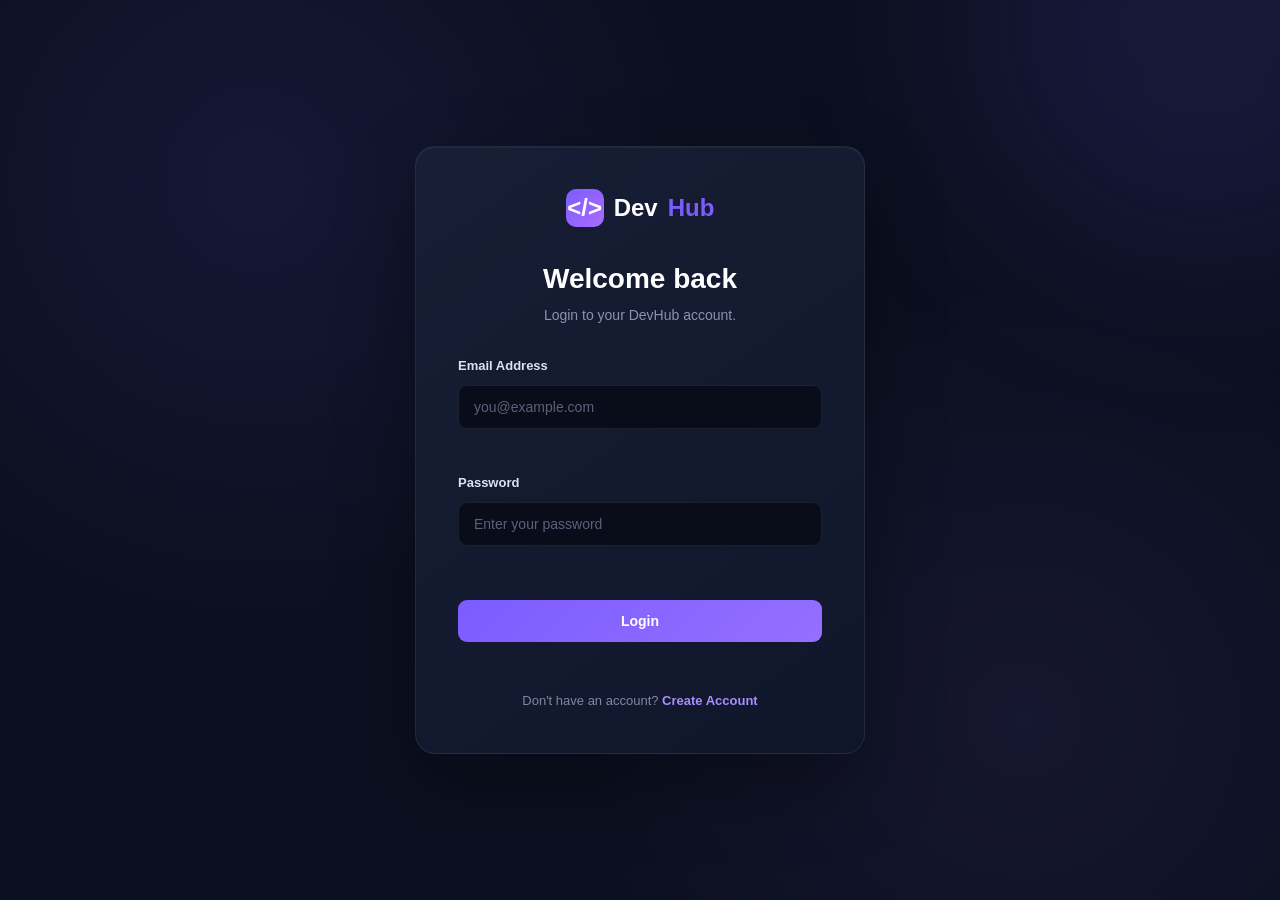
<file: dashboard.html>
<!DOCTYPE html>
<html lang="en">

<head>

    <meta charset="UTF-8">

    <meta
        name="viewport"
        content="width=device-width, initial-scale=1.0"
    >

    <title>DevHub - Dashboard</title>

    <link
        rel="stylesheet"
        href="style.css"
    >

</head>

<body>

    <!-- =========================
         HEADER
    ========================== -->

    <header class="dashboard-header">

        <a
            href="dashboard.html"
            class="logo"
        >

            <span class="logo-icon">
                &lt;/&gt;
            </span>

            Dev<span>Hub</span>

        </a>


        <div class="user-area">

            <span id="welcomeUser">
                Welcome
            </span>

            <a
                href="profile.html"
                class="profile-link"
            >
                Profile
            </a>

            <button
                id="logoutButton"
                class="logout-button"
            >
                Logout
            </button>

        </div>

    </header>


    <!-- =========================
         MAIN DASHBOARD
    ========================== -->

    <main class="dashboard">


        <!-- =========================
             DASHBOARD STATISTICS
        ========================== -->

        <section class="dashboard-stats">

            <div class="dashboard-stat-card">

                <span
                    id="totalProjects"
                    class="dashboard-stat-number"
                >
                    0
                </span>

                <span class="dashboard-stat-label">
                    Total Projects
                </span>

            </div>


            <div class="dashboard-stat-card">

                <span
                    id="totalLanguages"
                    class="dashboard-stat-number"
                >
                    0
                </span>

                <span class="dashboard-stat-label">
                    Languages
                </span>

            </div>


            <div class="dashboard-stat-card">

                <span
                    id="totalGithub"
                    class="dashboard-stat-number"
                >
                    0
                </span>

                <span class="dashboard-stat-label">
                    GitHub Projects
                </span>

            </div>


            <div class="dashboard-stat-card">

                <span
                    id="totalDemos"
                    class="dashboard-stat-number"
                >
                    0
                </span>

                <span class="dashboard-stat-label">
                    Live Demos
                </span>

            </div>

        </section>



        <!-- =========================
             DASHBOARD HEADING
        ========================== -->

        <section class="dashboard-heading">

            <div>

                <h1>
                    My Projects
                </h1>

                <p>
                    Manage your projects in one place.
                </p>

            </div>


            <button
                id="addProjectButton"
                class="submit-button"
            >
                + New Project
            </button>

        </section>



        <!-- =========================
             SEARCH & FILTER
        ========================== -->

        <div class="project-tools">

            <input
                type="text"
                id="searchProjects"
                placeholder="Search projects..."
            >


            <select id="filterLanguage">

                <option value="all">
                    All Languages
                </option>

                <option value="JavaScript">
                    JavaScript
                </option>

                <option value="HTML/CSS">
                    HTML/CSS
                </option>

                <option value="Java">
                    Java
                </option>

                <option value="Python">
                    Python
                </option>

                <option value="React">
                    React
                </option>

                <option value="Node.js">
                    Node.js
                </option>

            </select>

        </div>



        <!-- =========================
             PROJECTS
        ========================== -->

        <section
            id="projectsContainer"
            class="projects-container"
        >

            <!-- Projects will be added here by JavaScript -->

        </section>



        <!-- =========================
             EMPTY STATE
        ========================== -->

        <div
            id="emptyState"
            class="empty-state"
        >

            <div class="empty-icon">
                &lt;/&gt;
            </div>


            <h2>
                No projects yet
            </h2>


            <p>
                Create your first project and start building.
            </p>


            <button
                id="emptyAddProjectButton"
                class="submit-button"
            >
                Create Project
            </button>

        </div>



        <!-- =========================
             PROJECT MODAL
        ========================== -->

        <div
            id="projectModal"
            class="modal-overlay"
        >

            <div class="project-modal">


                <!-- Modal Header -->

                <div class="modal-header">

                    <div>

                        <h2 id="modalTitle">
                            Create New Project
                        </h2>

                        <p id="modalDescription">
                            Add a new project to your DevHub.
                        </p>

                    </div>


                    <button
                        type="button"
                        id="closeModalButton"
                        class="close-modal"
                    >
                        &times;
                    </button>

                </div>



                <!-- Project Form -->

                <form id="projectForm">


                    <!-- =========================
                         PROJECT NAME
                    ========================== -->

                    <div class="form-group">

                        <label for="projectName">
                            Project Name
                        </label>

                        <input
                            type="text"
                            id="projectName"
                            placeholder="My awesome project"
                        >

                        <small
                            id="projectNameError"
                            class="error-message"
                        ></small>

                    </div>



                    <!-- =========================
                         DESCRIPTION
                    ========================== -->

                    <div class="form-group">

                        <label for="projectDescription">
                            Description
                        </label>

                        <textarea
                            id="projectDescription"
                            placeholder="What is this project about?"
                        ></textarea>

                        <small
                            id="projectDescriptionError"
                            class="error-message"
                        ></small>

                    </div>



                    <!-- =========================
                         README EDITOR
                    ========================== -->

                    <div class="form-group">

                        <label for="projectReadme">

                            README

                            <span class="optional">
                                Optional
                            </span>

                        </label>


                        <div class="readme-editor">


                            <!-- EDITOR HEADER -->

                            <div class="readme-editor-header">

                                <span>
                                    README.md
                                </span>


                                <span class="readme-editor-status">
                                    Markdown supported
                                </span>

                            </div>



                            <!-- MARKDOWN TEXTAREA -->

                            <textarea
                                id="projectReadme"
                                placeholder="# My Project

Write your project documentation here...

## Features

- Feature one
- Feature two
- Feature three"
                                rows="12"
                            ></textarea>



                            <!-- PREVIEW -->

                            <div class="readme-preview-container">

                                <div class="readme-preview-header">

                                    <span>
                                        Preview
                                    </span>

                                </div>


                                <div
                                    id="readmePreview"
                                    class="readme-preview"
                                >

                                    <p>
                                        Your README preview will appear here.
                                    </p>

                                </div>

                            </div>

                        </div>

                    </div>



                    <!-- =========================
                         PROGRAMMING LANGUAGE
                    ========================== -->

                    <div class="form-group">

                        <label for="projectLanguage">
                            Programming Language
                        </label>


                        <select id="projectLanguage">

                            <option value="">
                                Select a language
                            </option>

                            <option value="JavaScript">
                                JavaScript
                            </option>

                            <option value="HTML/CSS">
                                HTML/CSS
                            </option>

                            <option value="Java">
                                Java
                            </option>

                            <option value="Python">
                                Python
                            </option>

                            <option value="React">
                                React
                            </option>

                            <option value="Node.js">
                                Node.js
                            </option>

                        </select>


                        <small
                            id="projectLanguageError"
                            class="error-message"
                        ></small>

                    </div>



                    <!-- =========================
                         GITHUB REPOSITORY
                    ========================== -->

                    <div class="form-group">

                        <label for="projectGithub">

                            GitHub Repository

                            <span class="optional">
                                Optional
                            </span>

                        </label>


                        <input
                            type="url"
                            id="projectGithub"
                            placeholder="https://github.com/username/project"
                        >

                    </div>



                    <!-- =========================
                         LIVE DEMO
                    ========================== -->

                    <div class="form-group">

                        <label for="projectDemo">

                            Live Demo

                            <span class="optional">
                                Optional
                            </span>

                        </label>


                        <input
                            type="url"
                            id="projectDemo"
                            placeholder="https://myproject.com"
                        >

                    </div>



                    <!-- =========================
                         MODAL BUTTONS
                    ========================== -->

                    <div class="modal-actions">

                        <button
                            type="button"
                            id="cancelProjectButton"
                            class="cancel-button"
                        >
                            Cancel
                        </button>


                        <button
                            type="submit"
                            id="projectSubmitButton"
                            class="submit-button"
                        >
                            Create Project
                        </button>

                    </div>

                </form>

            </div>

        </div>

    </main>



    <!-- =========================
         DASHBOARD JAVASCRIPT
    ========================== -->

    <script src="dashboard.js"></script>

</body>

</html>
</file>
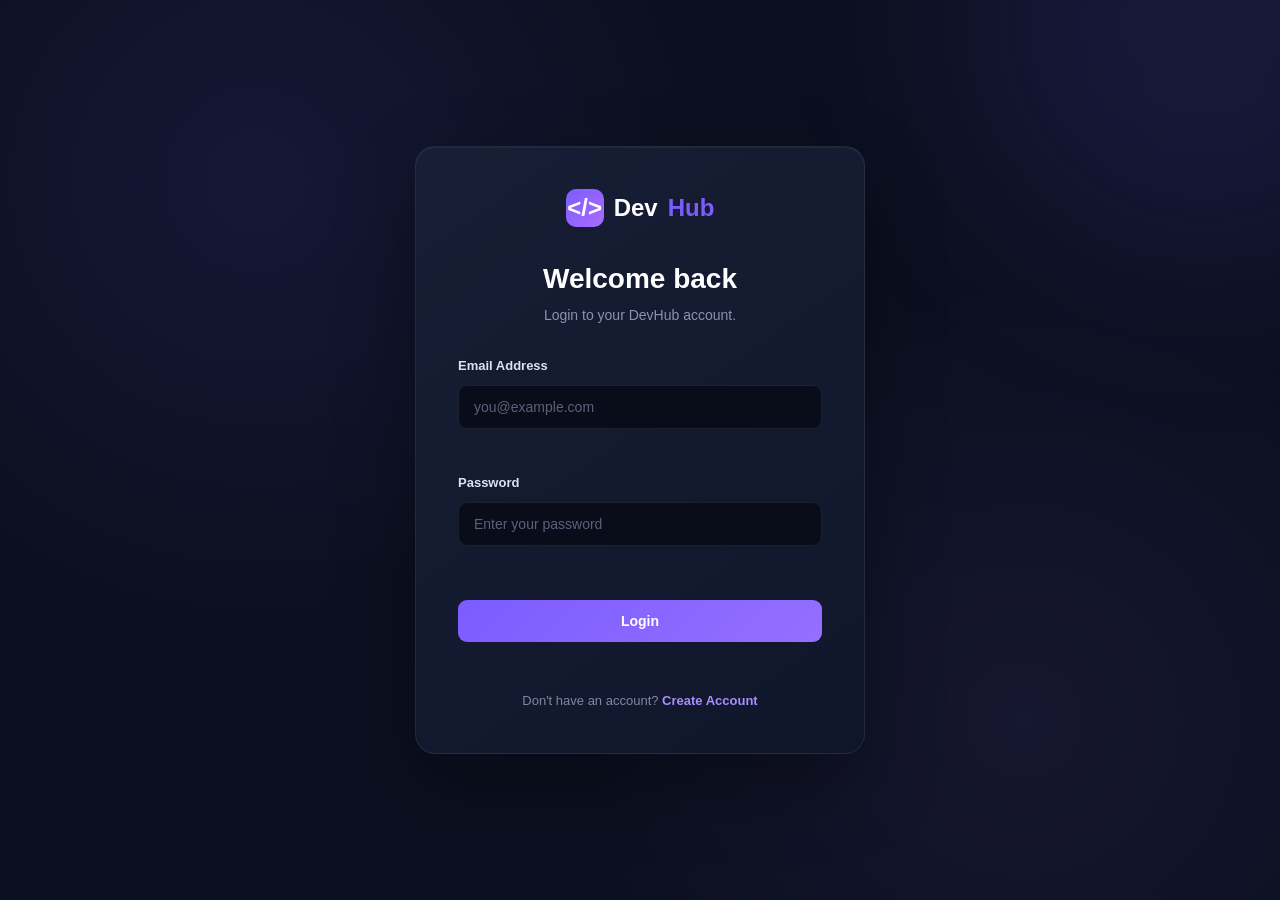
<file: login.html>
<!DOCTYPE html>
<html lang="en">

<head>

    <meta charset="UTF-8">

    <meta
        name="viewport"
        content="width=device-width, initial-scale=1.0"
    >

    <title>DevHub - Login</title>

    <link
        rel="stylesheet"
        href="style.css"
    >

</head>

<body>

    <main class="auth-page">

        <div class="auth-card">

            <a
                href="index.html"
                class="logo"
            >

                <span class="logo-icon">
                    &lt;/&gt;
                </span>

                Dev<span>Hub</span>

            </a>


            <div class="auth-heading">

                <h1>
                    Welcome back
                </h1>

                <p>
                    Login to your DevHub account.
                </p>

            </div>


            <form
                id="loginForm"
                novalidate
            >

                <!-- Email -->

                <div class="form-group">

                    <label for="loginEmail">
                        Email Address
                    </label>

                    <input
                        type="email"
                        id="loginEmail"
                        name="email"
                        placeholder="you@example.com"
                    >

                    <small
                        id="loginEmailError"
                        class="error-message"
                    ></small>

                </div>


                <!-- Password -->

                <div class="form-group">

                    <label for="loginPassword">
                        Password
                    </label>

                    <input
                        type="password"
                        id="loginPassword"
                        name="password"
                        placeholder="Enter your password"
                    >

                    <small
                        id="loginPasswordError"
                        class="error-message"
                    ></small>

                </div>


                <!-- Login button -->

                <button
                    type="submit"
                    class="submit-button"
                >
                    Login
                </button>


                <!-- Error -->

                <div
                    id="loginError"
                    class="error-message"
                ></div>

            </form>


            <p class="auth-footer">

                Don't have an account?

                <a href="register.html">
                    Create Account
                </a>

            </p>

        </div>

    </main>


    <script src="login.js"></script>

</body>

</html>
</file>
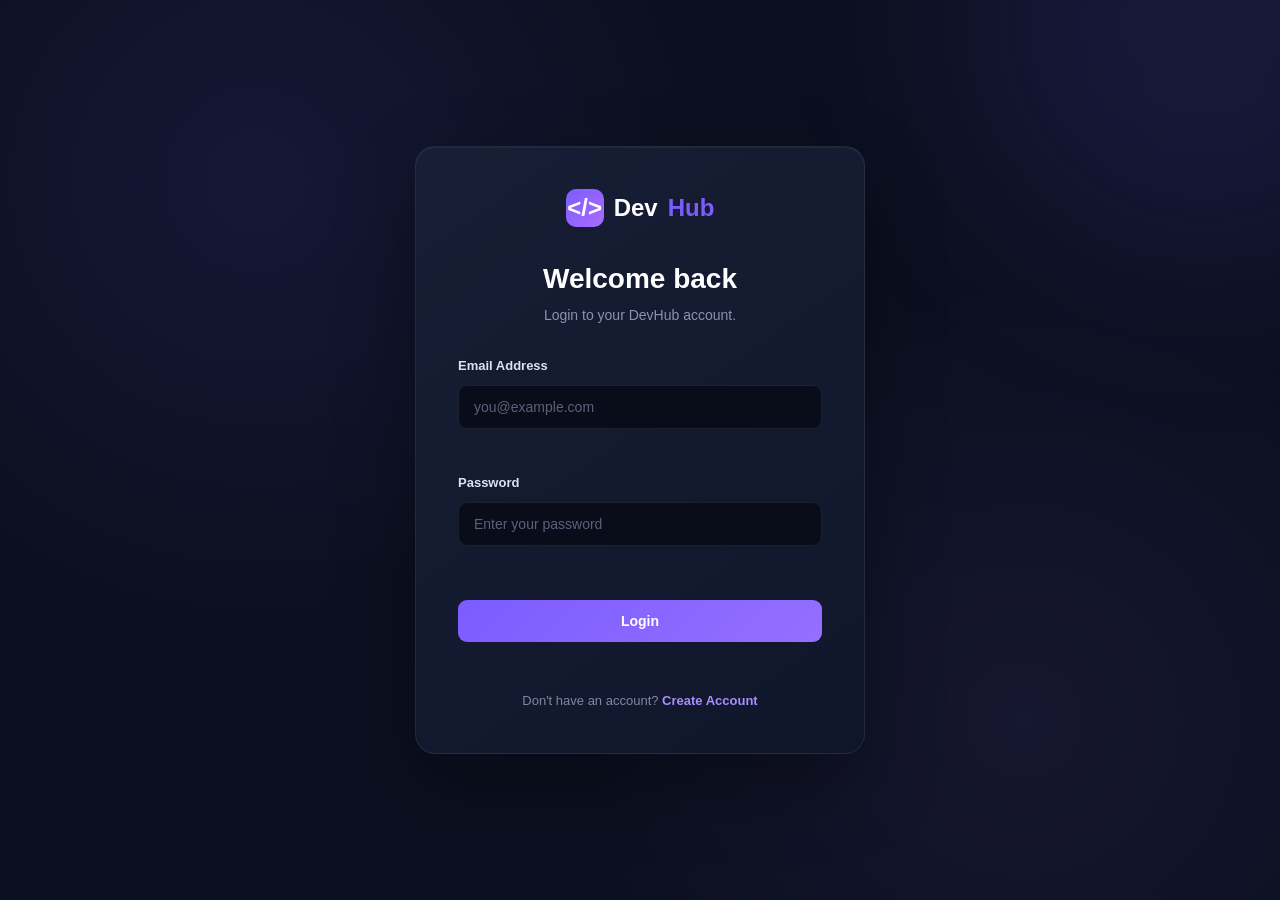
<file: profile.html>
<!DOCTYPE html>
<html lang="en">

<head>

    <meta charset="UTF-8">

    <meta
        name="viewport"
        content="width=device-width, initial-scale=1.0"
    >

    <title>DevHub - Profile</title>

    <link
        rel="stylesheet"
        href="style.css"
    >

</head>


<body>


    <!-- =========================
         HEADER
    ========================== -->

    <header class="dashboard-header">

        <a
            href="dashboard.html"
            class="logo"
        >

            <span class="logo-icon">
                &lt;/&gt;
            </span>

            Dev<span>Hub</span>

        </a>


        <div class="user-area">

            <a
                href="dashboard.html"
                class="profile-back-link"
            >
                Dashboard
            </a>

            <button
                id="logoutButton"
                class="logout-button"
            >
                Logout
            </button>

        </div>

    </header>



    <!-- =========================
         PROFILE PAGE
    ========================== -->

    <main class="profile-page">

        <div class="profile-container">


            <!-- =========================
                 PROFILE HEADER
            ========================== -->

            <section class="profile-header-card">


                <!-- AVATAR -->

                <div class="profile-avatar">

                    <span id="profileInitial">
                        U
                    </span>

                </div>



                <!-- USER INFORMATION -->

                <div class="profile-header-info">

                    <h1 id="profileUsername">
                        Username
                    </h1>

                    <p id="profileEmail">
                        email@example.com
                    </p>

                    <p
                        id="profileBio"
                        class="profile-bio"
                    >
                        No bio yet.
                    </p>

                </div>



                <!-- EDIT -->

                <button
                    id="editProfileButton"
                    class="submit-button"
                >
                    Edit Profile
                </button>

            </section>



            <!-- =========================
                 PROFILE STATS
            ========================== -->

            <section class="profile-overview-stats">


                <div class="profile-overview-stat">

                    <span
                        id="projectCount"
                        class="profile-overview-number"
                    >
                        0
                    </span>

                    <span class="profile-overview-label">
                        Repositories
                    </span>

                </div>



                <div class="profile-overview-stat">

                    <span
                        id="totalStars"
                        class="profile-overview-number"
                    >
                        0
                    </span>

                    <span class="profile-overview-label">
                        Stars
                    </span>

                </div>



                <div class="profile-overview-stat">

                    <span
                        id="totalForks"
                        class="profile-overview-number"
                    >
                        0
                    </span>

                    <span class="profile-overview-label">
                        Forks
                    </span>

                </div>



                <div class="profile-overview-stat">

                    <span
                        id="languageCount"
                        class="profile-overview-number"
                    >
                        0
                    </span>

                    <span class="profile-overview-label">
                        Languages
                    </span>

                </div>



                <div class="profile-overview-stat">

                    <span
                        id="githubCount"
                        class="profile-overview-number"
                    >
                        0
                    </span>

                    <span class="profile-overview-label">
                        GitHub Links
                    </span>

                </div>

            </section>



            <!-- =========================
                 PROFILE CONTENT
            ========================== -->

            <div class="profile-grid">


                <!-- =========================
                     PERSONAL INFORMATION
                ========================== -->

                <section class="profile-card">

                    <div class="profile-card-heading">

                        <h2>
                            Personal Information
                        </h2>

                    </div>


                    <div class="profile-info-list">


                        <div class="profile-info-item">

                            <span class="profile-info-label">
                                Full Name
                            </span>

                            <span
                                id="profileName"
                                class="profile-info-value"
                            >
                                —
                            </span>

                        </div>



                        <div class="profile-info-item">

                            <span class="profile-info-label">
                                Username
                            </span>

                            <span
                                id="profileUsernameInfo"
                                class="profile-info-value"
                            >
                                —
                            </span>

                        </div>



                        <div class="profile-info-item">

                            <span class="profile-info-label">
                                Email
                            </span>

                            <span
                                id="profileEmailInfo"
                                class="profile-info-value"
                            >
                                —
                            </span>

                        </div>

                    </div>

                </section>



                <!-- =========================
                     ACCOUNT ACTIVITY
                ========================== -->

                <section class="profile-card">

                    <div class="profile-card-heading">

                        <h2>
                            Account Activity
                        </h2>

                    </div>


                    <div class="profile-activity">


                        <div class="profile-activity-item">

                            <span class="activity-icon">
                                📁
                            </span>

                            <div>

                                <strong id="activityProjects">
                                    0 projects
                                </strong>

                                <span>
                                    created on DevHub
                                </span>

                            </div>

                        </div>



                        <div class="profile-activity-item">

                            <span class="activity-icon">
                                ⭐
                            </span>

                            <div>

                                <strong id="activityStars">
                                    0 stars
                                </strong>

                                <span>
                                    received on projects
                                </span>

                            </div>

                        </div>



                        <div class="profile-activity-item">

                            <span class="activity-icon">
                                🍴
                            </span>

                            <div>

                                <strong id="activityForks">
                                    0 forks
                                </strong>

                                <span>
                                    received on projects
                                </span>

                            </div>

                        </div>

                    </div>

                </section>

            </div>



            <!-- =========================
                 MY REPOSITORIES
            ========================== -->

            <section class="profile-repositories">


                <div class="profile-repositories-header">

                    <div>

                        <h2>
                            My Repositories
                        </h2>

                        <p>
                            Projects created by you.
                        </p>

                    </div>


                    <a
                        href="dashboard.html"
                        class="profile-view-all"
                    >
                        View all →
                    </a>

                </div>



                <div
                    id="profileProjectsContainer"
                    class="profile-projects-container"
                >

                    <!-- Projects will be inserted by JavaScript -->

                </div>



                <div
                    id="profileProjectsEmpty"
                    class="profile-projects-empty"
                >

                    <div class="profile-empty-icon">
                        &lt;/&gt;
                    </div>

                    <h3>
                        No repositories yet
                    </h3>

                    <p>
                        Create your first project from the dashboard.
                    </p>

                    <a
                        href="dashboard.html"
                        class="submit-button"
                    >
                        Create Project
                    </a>

                </div>

            </section>



            <!-- =========================
                 EDIT PROFILE MODAL
            ========================== -->

            <div
                id="profileModal"
                class="modal-overlay"
            >

                <div class="modal">


                    <!-- MODAL HEADER -->

                    <div class="modal-header">

                        <div>

                            <h2>
                                Edit Profile
                            </h2>

                            <p>
                                Update your account information.
                            </p>

                        </div>


                        <button
                            type="button"
                            id="closeProfileModal"
                            class="modal-close"
                        >
                            ×
                        </button>

                    </div>



                    <!-- PROFILE FORM -->

                    <form
                        id="profileForm"
                        novalidate
                    >


                        <!-- FULL NAME -->

                        <div class="form-group">

                            <label for="editName">
                                Full Name
                            </label>

                            <input
                                type="text"
                                id="editName"
                                placeholder="Your full name"
                            >

                            <small
                                id="editNameError"
                                class="error-message"
                            ></small>

                        </div>



                        <!-- USERNAME -->

                        <div class="form-group">

                            <label for="editUsername">
                                Username
                            </label>

                            <input
                                type="text"
                                id="editUsername"
                                placeholder="Your username"
                            >

                            <small
                                id="editUsernameError"
                                class="error-message"
                            ></small>

                        </div>



                        <!-- EMAIL -->

                        <div class="form-group">

                            <label for="editEmail">
                                Email Address
                            </label>

                            <input
                                type="email"
                                id="editEmail"
                                placeholder="you@example.com"
                            >

                            <small
                                id="editEmailError"
                                class="error-message"
                            ></small>

                        </div>



                        <!-- BIO -->

                        <div class="form-group">

                            <label for="editBio">
                                Bio
                            </label>

                            <textarea
                                id="editBio"
                                placeholder="Tell us a little about yourself..."
                                rows="4"
                            ></textarea>

                            <small class="form-help">
                                Write a short description about yourself.
                            </small>

                        </div>



                        <!-- ACTIONS -->

                        <div class="modal-actions">

                            <button
                                type="button"
                                id="cancelProfileButton"
                                class="cancel-button"
                            >
                                Cancel
                            </button>


                            <button
                                type="submit"
                                class="submit-button"
                            >
                                Save Changes
                            </button>

                        </div>

                    </form>

                </div>

            </div>

        </div>

    </main>



    <!-- =========================
         PROFILE JAVASCRIPT
    ========================== -->

    <script src="profile.js"></script>

</body>

</html>
</file>
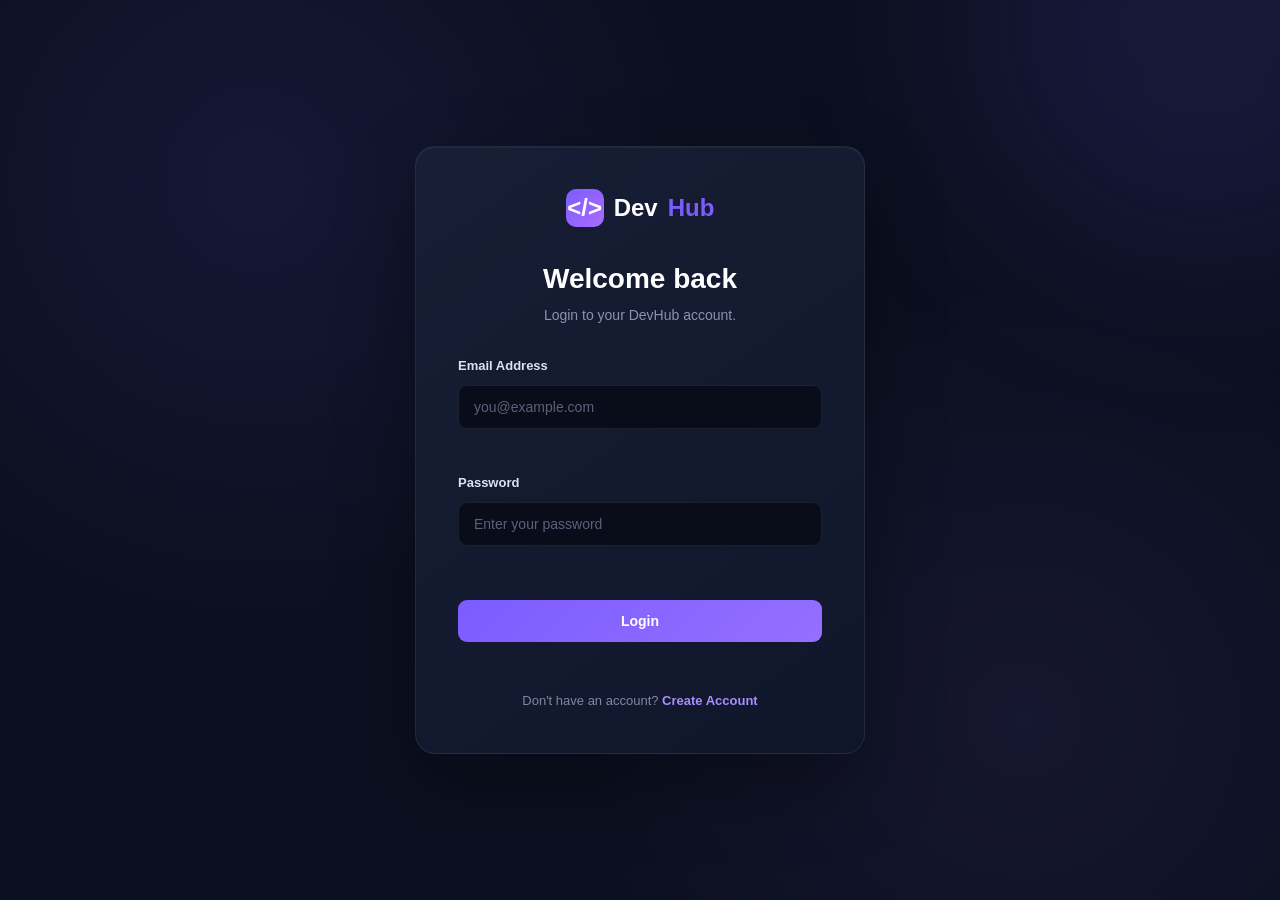
<file: project.html>
<!DOCTYPE html>
<html lang="en">

<head>

    <meta charset="UTF-8">

    <meta
        name="viewport"
        content="width=device-width, initial-scale=1.0"
    >

    <title>DevHub - Project</title>

    <link
        rel="stylesheet"
        href="style.css"
    >

</head>

<body>


    <!-- =========================
         HEADER
    ========================== -->

    <header class="dashboard-header">

        <a
            href="dashboard.html"
            class="logo"
        >

            <span class="logo-icon">
                &lt;/&gt;
            </span>

            Dev<span>Hub</span>

        </a>


        <div class="user-area">

            <span id="welcomeUser">
                Welcome
            </span>

            <a
                href="profile.html"
                class="profile-link"
            >
                Profile
            </a>

            <button
                id="logoutButton"
                class="logout-button"
            >
                Logout
            </button>

        </div>

    </header>



    <!-- =========================
         PROJECT DETAILS
    ========================== -->

    <main class="project-details-page">

        <div class="project-details-container">


            <!-- =========================
                 BACK BUTTON
            ========================== -->

            <a
                href="dashboard.html"
                class="back-button"
            >
                ← Back to Dashboard
            </a>



            <!-- =========================
                 REPOSITORY HEADER
            ========================== -->

            <section class="project-details-header">

                <div class="project-details-icon">
                    &lt;/&gt;
                </div>


                <div class="project-details-title">

                    <div class="project-title-row">

                        <h1 id="projectName">
                            Project Name
                        </h1>


                        <span class="project-visibility">
                            Public
                        </span>

                    </div>


                    <p id="projectDescription">
                        Project description
                    </p>

                </div>

            </section>



            <!-- =========================
                 REPOSITORY ACTIONS
            ========================== -->

            <section class="project-interactions">

                <button
                    id="starProjectButton"
                    class="project-interaction-button"
                    type="button"
                >

                    <span class="interaction-icon">
                        ⭐
                    </span>

                    <span id="starButtonText">
                        Star
                    </span>

                    <span
                        id="starButtonCount"
                        class="interaction-count"
                    >
                        0
                    </span>

                </button>


                <button
                    id="forkProjectButton"
                    class="project-interaction-button"
                    type="button"
                >

                    <span class="interaction-icon">
                        🍴
                    </span>

                    <span>
                        Fork
                    </span>

                    <span
                        id="forkButtonCount"
                        class="interaction-count"
                    >
                        0
                    </span>

                </button>

            </section>



            <!-- =========================
                 REPOSITORY STATS
            ========================== -->

            <section class="project-repository-stats">


                <div class="repository-stat">

                    <span class="repository-stat-icon">
                        ⭐
                    </span>

                    <div>

                        <strong id="projectStars">
                            0
                        </strong>

                        <span>
                            Stars
                        </span>

                    </div>

                </div>



                <div class="repository-stat">

                    <span class="repository-stat-icon">
                        🍴
                    </span>

                    <div>

                        <strong id="projectForks">
                            0
                        </strong>

                        <span>
                            Forks
                        </span>

                    </div>

                </div>



                <div class="repository-stat">

                    <span class="repository-stat-icon">
                        ◉
                    </span>

                    <div>

                        <strong id="projectLanguageStat">
                            —
                        </strong>

                        <span>
                            Language
                        </span>

                    </div>

                </div>



                <div class="repository-stat">

                    <span class="repository-stat-icon">
                        👤
                    </span>

                    <div>

                        <strong id="projectOwnerStat">
                            —
                        </strong>

                        <span>
                            Owner
                        </span>

                    </div>

                </div>

            </section>



            <!-- =========================
                 PROJECT CONTENT
            ========================== -->

            <div class="project-details-grid">


                <!-- =========================
                     MAIN INFORMATION
                ========================== -->

                <section class="project-main-card">


                    <!-- ABOUT -->

                    <div class="project-section-heading">

                        <h2>
                            About this project
                        </h2>

                    </div>


                    <p
                        id="projectFullDescription"
                        class="project-full-description"
                    >
                        Project description will appear here.
                    </p>



                    <!-- =========================
                         README
                    ========================== -->

                    <div class="project-readme-section">

                        <div class="project-section-heading">

                            <h2>
                                README.md
                            </h2>

                        </div>


                        <div
                            id="projectReadme"
                            class="project-readme"
                        >
                            No README available for this project.
                        </div>

                    </div>



                    <!-- =========================
                         PROJECT META
                    ========================== -->

                    <div class="project-meta">


                        <div class="project-meta-item">

                            <span class="meta-label">
                                Language
                            </span>

                            <span
                                id="projectLanguage"
                                class="project-language"
                            >
                                —
                            </span>

                        </div>



                        <div class="project-meta-item">

                            <span class="meta-label">
                                Created
                            </span>

                            <span
                                id="projectDate"
                                class="meta-value"
                            >
                                —
                            </span>

                        </div>



                        <div class="project-meta-item">

                            <span class="meta-label">
                                Owner
                            </span>

                            <span
                                id="projectOwner"
                                class="meta-value"
                            >
                                —
                            </span>

                        </div>

                    </div>

                </section>



                <!-- =========================
                     SIDEBAR
                ========================== -->

                <aside class="project-links-card">


                    <!-- PROJECT LINKS -->

                    <h2>
                        Project Links
                    </h2>


                    <div class="project-links">


                        <!-- GITHUB -->

                        <a
                            id="githubLink"
                            href="#"
                            target="_blank"
                            rel="noopener noreferrer"
                            class="project-detail-link"
                        >

                            <span>
                                GitHub
                            </span>

                            <span>
                                ↗
                            </span>

                        </a>



                        <!-- LIVE DEMO -->

                        <a
                            id="demoLink"
                            href="#"
                            target="_blank"
                            rel="noopener noreferrer"
                            class="project-detail-link"
                        >

                            <span>
                                Live Demo
                            </span>

                            <span>
                                ↗
                            </span>

                        </a>

                    </div>



                    <!-- =========================
                         REPOSITORY INFORMATION
                    ========================== -->

                    <div class="repository-information">

                        <h3>
                            Repository
                        </h3>


                        <div class="repository-info-item">

                            <span>
                                Visibility
                            </span>

                            <strong>
                                Public
                            </strong>

                        </div>


                        <div class="repository-info-item">

                            <span>
                                Language
                            </span>

                            <strong id="sidebarLanguage">
                                —
                            </strong>

                        </div>


                        <div class="repository-info-item">

                            <span>
                                Owner
                            </span>

                            <strong id="sidebarOwner">
                                —
                            </strong>

                        </div>


                        <div class="repository-info-item">

                            <span>
                                Created
                            </span>

                            <strong id="sidebarDate">
                                —
                            </strong>

                        </div>

                    </div>

                </aside>

            </div>



            <!-- =========================
                 OWNER ACTIONS
            ========================== -->

            <div class="project-details-actions">

                <button
                    id="editProjectButton"
                    class="submit-button"
                    type="button"
                >
                    Edit Project
                </button>


                <button
                    id="deleteProjectButton"
                    class="delete-detail-button"
                    type="button"
                >
                    Delete Project
                </button>

            </div>


        </div>

    </main>



    <!-- =========================
         JAVASCRIPT
    ========================== -->

    <script src="project.js"></script>

</body>

</html>
</file>
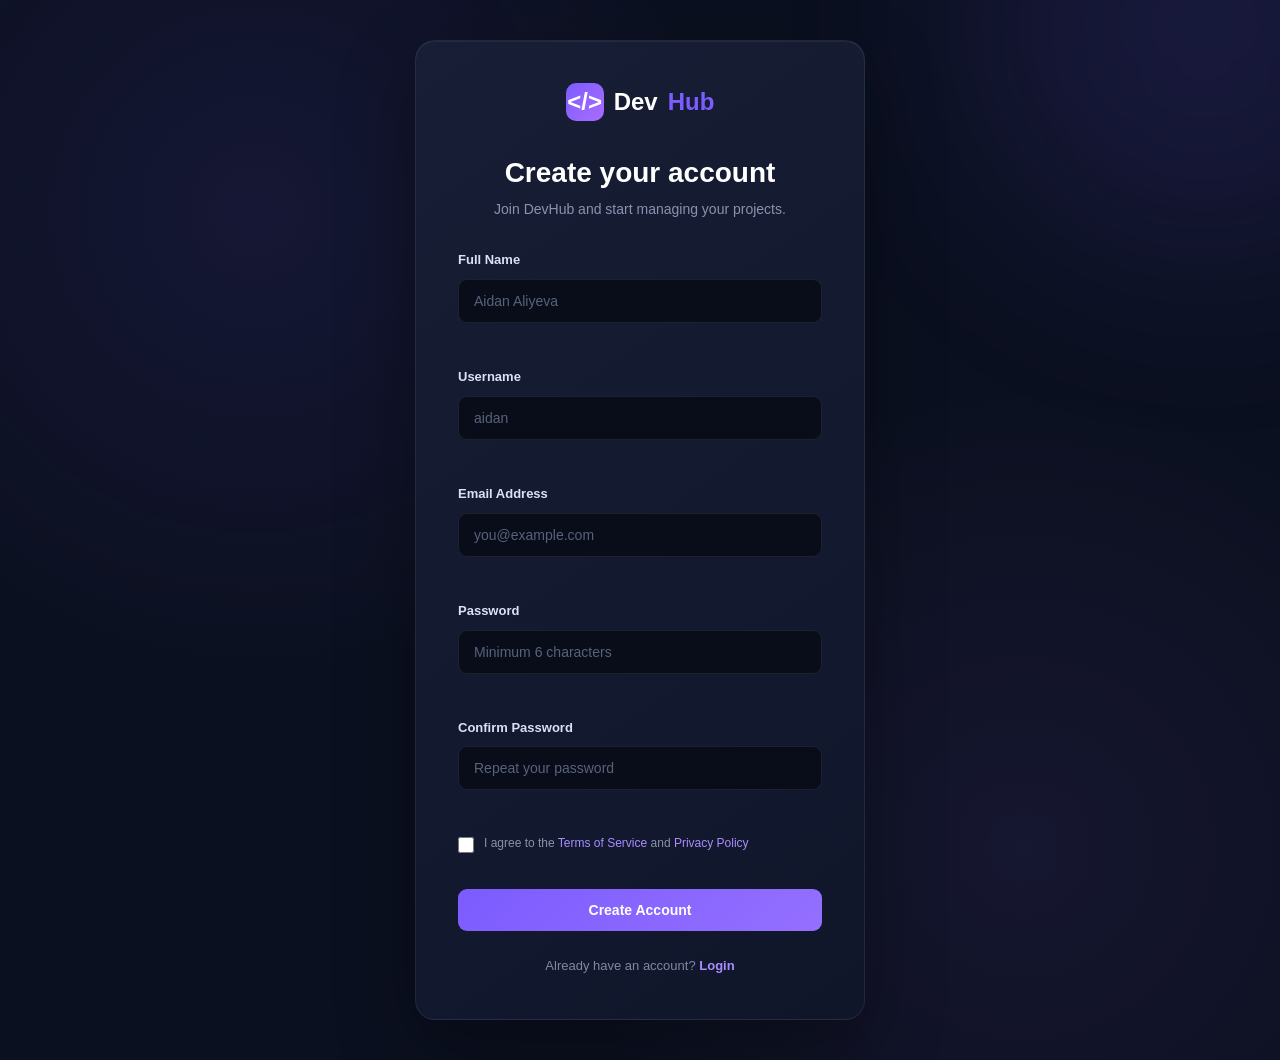
<file: register.html>
<!DOCTYPE html>
<html lang="en">

<head>

    <meta charset="UTF-8">

    <meta
        name="viewport"
        content="width=device-width, initial-scale=1.0"
    >

    <title>DevHub - Create Account</title>

    <link
        rel="stylesheet"
        href="style.css"
    >

</head>

<body>

    <main class="auth-page">

        <div class="auth-card">

            <a
                href="index.html"
                class="logo"
            >

                <span class="logo-icon">
                    &lt;/&gt;
                </span>

                Dev<span>Hub</span>

            </a>


            <div class="auth-heading">

                <h1>
                    Create your account
                </h1>

                <p>
                    Join DevHub and start
                    managing your projects.
                </p>

            </div>


            <form
                id="registerForm"
                novalidate
            >


                <!-- Name -->

                <div class="form-group">

                    <label for="name">
                        Full Name
                    </label>

                    <input
                        type="text"
                        id="name"
                        name="name"
                        placeholder="Aidan Aliyeva"
                    >

                    <small
                        id="nameError"
                        class="error-message"
                    ></small>

                </div>


                <!-- Username -->

                <div class="form-group">

                    <label for="username">
                        Username
                    </label>

                    <input
                        type="text"
                        id="username"
                        name="username"
                        placeholder="aidan"
                    >

                    <small
                        id="usernameError"
                        class="error-message"
                    ></small>

                </div>


                <!-- Email -->

                <div class="form-group">

                    <label for="email">
                        Email Address
                    </label>

                    <input
                        type="email"
                        id="email"
                        name="email"
                        placeholder="you@example.com"
                    >

                    <small
                        id="emailError"
                        class="error-message"
                    ></small>

                </div>


                <!-- Password -->

                <div class="form-group">

                    <label for="password">
                        Password
                    </label>

                    <input
                        type="password"
                        id="password"
                        name="password"
                        placeholder="Minimum 6 characters"
                    >

                    <small
                        id="passwordError"
                        class="error-message"
                    ></small>

                </div>


                <!-- Confirm Password -->

                <div class="form-group">

                    <label for="confirmPassword">
                        Confirm Password
                    </label>

                    <input
                        type="password"
                        id="confirmPassword"
                        name="confirmPassword"
                        placeholder="Repeat your password"
                    >

                    <small
                        id="confirmPasswordError"
                        class="error-message"
                    ></small>

                </div>


                <!-- Terms -->

                <div class="checkbox-group">

                    <input
                        type="checkbox"
                        id="terms"
                        name="terms"
                    >

                    <label for="terms">

                        I agree to the
                        
                        <a href="#">
                            Terms of Service
                        </a>

                        and

                        <a href="#">
                            Privacy Policy
                        </a>

                    </label>

                </div>

                <small
                    id="termsError"
                    class="error-message"
                ></small>


                <!-- Submit -->

                <button
                    type="submit"
                    class="submit-button"
                >
                    Create Account
                </button>


                <!-- Success -->

                <div
                    id="successMessage"
                    class="success-message"
                >
                    Account created successfully!
                </div>

            </form>


            <p class="auth-footer">

                Already have an account?

                <a href="login.html">
                    Login
                </a>

            </p>

        </div>

    </main>


    <script src="register.js"></script>

</body>

</html>
</file>
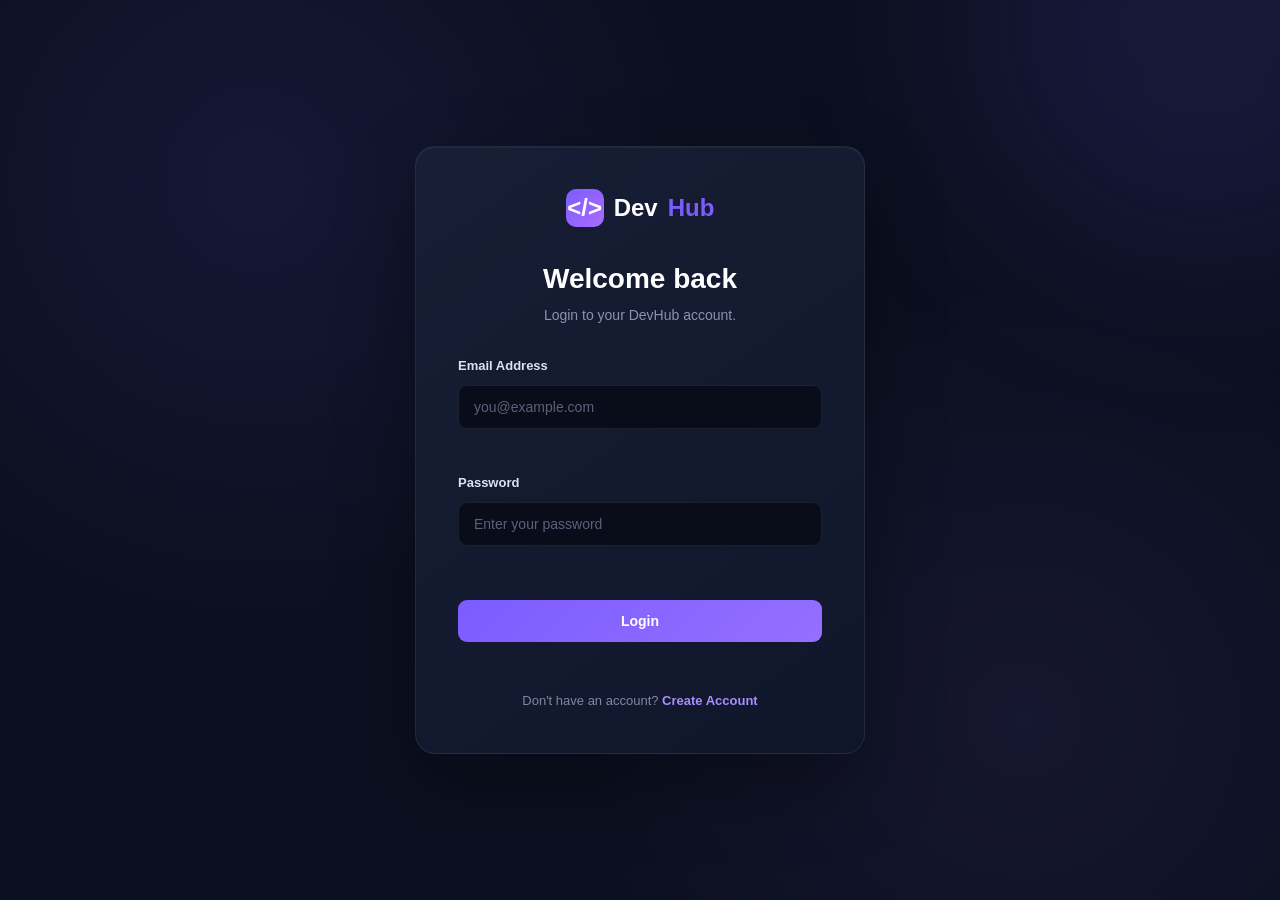
<file: devhub/dashboard.html>
<!DOCTYPE html>
<html lang="en">

<head>

    <meta charset="UTF-8">

    <meta
        name="viewport"
        content="width=device-width, initial-scale=1.0"
    >

    <title>DevHub - Dashboard</title>

    <link
        rel="stylesheet"
        href="style.css"
    >

</head>

<body>

    <!-- =========================
         HEADER
    ========================== -->

    <header class="dashboard-header">

        <a
            href="dashboard.html"
            class="logo"
        >

            <span class="logo-icon">
                &lt;/&gt;
            </span>

            Dev<span>Hub</span>

        </a>


        <div class="user-area">

            <span id="welcomeUser">
                Welcome
            </span>

            <a
                href="profile.html"
                class="profile-link"
            >
                Profile
            </a>

            <button
                id="logoutButton"
                class="logout-button"
            >
                Logout
            </button>

        </div>

    </header>


    <!-- =========================
         MAIN DASHBOARD
    ========================== -->

    <main class="dashboard">


        <!-- =========================
             DASHBOARD STATISTICS
        ========================== -->

        <section class="dashboard-stats">

            <div class="dashboard-stat-card">

                <span
                    id="totalProjects"
                    class="dashboard-stat-number"
                >
                    0
                </span>

                <span class="dashboard-stat-label">
                    Total Projects
                </span>

            </div>


            <div class="dashboard-stat-card">

                <span
                    id="totalLanguages"
                    class="dashboard-stat-number"
                >
                    0
                </span>

                <span class="dashboard-stat-label">
                    Languages
                </span>

            </div>


            <div class="dashboard-stat-card">

                <span
                    id="totalGithub"
                    class="dashboard-stat-number"
                >
                    0
                </span>

                <span class="dashboard-stat-label">
                    GitHub Projects
                </span>

            </div>


            <div class="dashboard-stat-card">

                <span
                    id="totalDemos"
                    class="dashboard-stat-number"
                >
                    0
                </span>

                <span class="dashboard-stat-label">
                    Live Demos
                </span>

            </div>

        </section>



        <!-- =========================
             DASHBOARD HEADING
        ========================== -->

        <section class="dashboard-heading">

            <div>

                <h1>
                    My Projects
                </h1>

                <p>
                    Manage your projects in one place.
                </p>

            </div>


            <button
                id="addProjectButton"
                class="submit-button"
            >
                + New Project
            </button>

        </section>



        <!-- =========================
             SEARCH & FILTER
        ========================== -->

        <div class="project-tools">

            <input
                type="text"
                id="searchProjects"
                placeholder="Search projects..."
            >


            <select id="filterLanguage">

                <option value="all">
                    All Languages
                </option>

                <option value="JavaScript">
                    JavaScript
                </option>

                <option value="HTML/CSS">
                    HTML/CSS
                </option>

                <option value="Java">
                    Java
                </option>

                <option value="Python">
                    Python
                </option>

                <option value="React">
                    React
                </option>

                <option value="Node.js">
                    Node.js
                </option>

            </select>

        </div>



        <!-- =========================
             PROJECTS
        ========================== -->

        <section
            id="projectsContainer"
            class="projects-container"
        >

            <!-- Projects will be added here by JavaScript -->

        </section>



        <!-- =========================
             EMPTY STATE
        ========================== -->

        <div
            id="emptyState"
            class="empty-state"
        >

            <div class="empty-icon">
                &lt;/&gt;
            </div>


            <h2>
                No projects yet
            </h2>


            <p>
                Create your first project and start building.
            </p>


            <button
                id="emptyAddProjectButton"
                class="submit-button"
            >
                Create Project
            </button>

        </div>



        <!-- =========================
             PROJECT MODAL
        ========================== -->

        <div
            id="projectModal"
            class="modal-overlay"
        >

            <div class="project-modal">


                <!-- Modal Header -->

                <div class="modal-header">

                    <div>

                        <h2 id="modalTitle">
                            Create New Project
                        </h2>

                        <p id="modalDescription">
                            Add a new project to your DevHub.
                        </p>

                    </div>


                    <button
                        type="button"
                        id="closeModalButton"
                        class="close-modal"
                    >
                        &times;
                    </button>

                </div>



                <!-- Project Form -->

                <form id="projectForm">


                    <!-- =========================
                         PROJECT NAME
                    ========================== -->

                    <div class="form-group">

                        <label for="projectName">
                            Project Name
                        </label>

                        <input
                            type="text"
                            id="projectName"
                            placeholder="My awesome project"
                        >

                        <small
                            id="projectNameError"
                            class="error-message"
                        ></small>

                    </div>



                    <!-- =========================
                         DESCRIPTION
                    ========================== -->

                    <div class="form-group">

                        <label for="projectDescription">
                            Description
                        </label>

                        <textarea
                            id="projectDescription"
                            placeholder="What is this project about?"
                        ></textarea>

                        <small
                            id="projectDescriptionError"
                            class="error-message"
                        ></small>

                    </div>



                    <!-- =========================
                         README EDITOR
                    ========================== -->

                    <div class="form-group">

                        <label for="projectReadme">

                            README

                            <span class="optional">
                                Optional
                            </span>

                        </label>


                        <div class="readme-editor">


                            <!-- EDITOR HEADER -->

                            <div class="readme-editor-header">

                                <span>
                                    README.md
                                </span>


                                <span class="readme-editor-status">
                                    Markdown supported
                                </span>

                            </div>



                            <!-- MARKDOWN TEXTAREA -->

                            <textarea
                                id="projectReadme"
                                placeholder="# My Project

Write your project documentation here...

## Features

- Feature one
- Feature two
- Feature three"
                                rows="12"
                            ></textarea>



                            <!-- PREVIEW -->

                            <div class="readme-preview-container">

                                <div class="readme-preview-header">

                                    <span>
                                        Preview
                                    </span>

                                </div>


                                <div
                                    id="readmePreview"
                                    class="readme-preview"
                                >

                                    <p>
                                        Your README preview will appear here.
                                    </p>

                                </div>

                            </div>

                        </div>

                    </div>



                    <!-- =========================
                         PROGRAMMING LANGUAGE
                    ========================== -->

                    <div class="form-group">

                        <label for="projectLanguage">
                            Programming Language
                        </label>


                        <select id="projectLanguage">

                            <option value="">
                                Select a language
                            </option>

                            <option value="JavaScript">
                                JavaScript
                            </option>

                            <option value="HTML/CSS">
                                HTML/CSS
                            </option>

                            <option value="Java">
                                Java
                            </option>

                            <option value="Python">
                                Python
                            </option>

                            <option value="React">
                                React
                            </option>

                            <option value="Node.js">
                                Node.js
                            </option>

                        </select>


                        <small
                            id="projectLanguageError"
                            class="error-message"
                        ></small>

                    </div>



                    <!-- =========================
                         GITHUB REPOSITORY
                    ========================== -->

                    <div class="form-group">

                        <label for="projectGithub">

                            GitHub Repository

                            <span class="optional">
                                Optional
                            </span>

                        </label>


                        <input
                            type="url"
                            id="projectGithub"
                            placeholder="https://github.com/username/project"
                        >

                    </div>



                    <!-- =========================
                         LIVE DEMO
                    ========================== -->

                    <div class="form-group">

                        <label for="projectDemo">

                            Live Demo

                            <span class="optional">
                                Optional
                            </span>

                        </label>


                        <input
                            type="url"
                            id="projectDemo"
                            placeholder="https://myproject.com"
                        >

                    </div>



                    <!-- =========================
                         MODAL BUTTONS
                    ========================== -->

                    <div class="modal-actions">

                        <button
                            type="button"
                            id="cancelProjectButton"
                            class="cancel-button"
                        >
                            Cancel
                        </button>


                        <button
                            type="submit"
                            id="projectSubmitButton"
                            class="submit-button"
                        >
                            Create Project
                        </button>

                    </div>

                </form>

            </div>

        </div>

    </main>



    <!-- =========================
         DASHBOARD JAVASCRIPT
    ========================== -->

    <script src="dashboard.js"></script>

</body>

</html>
</file>
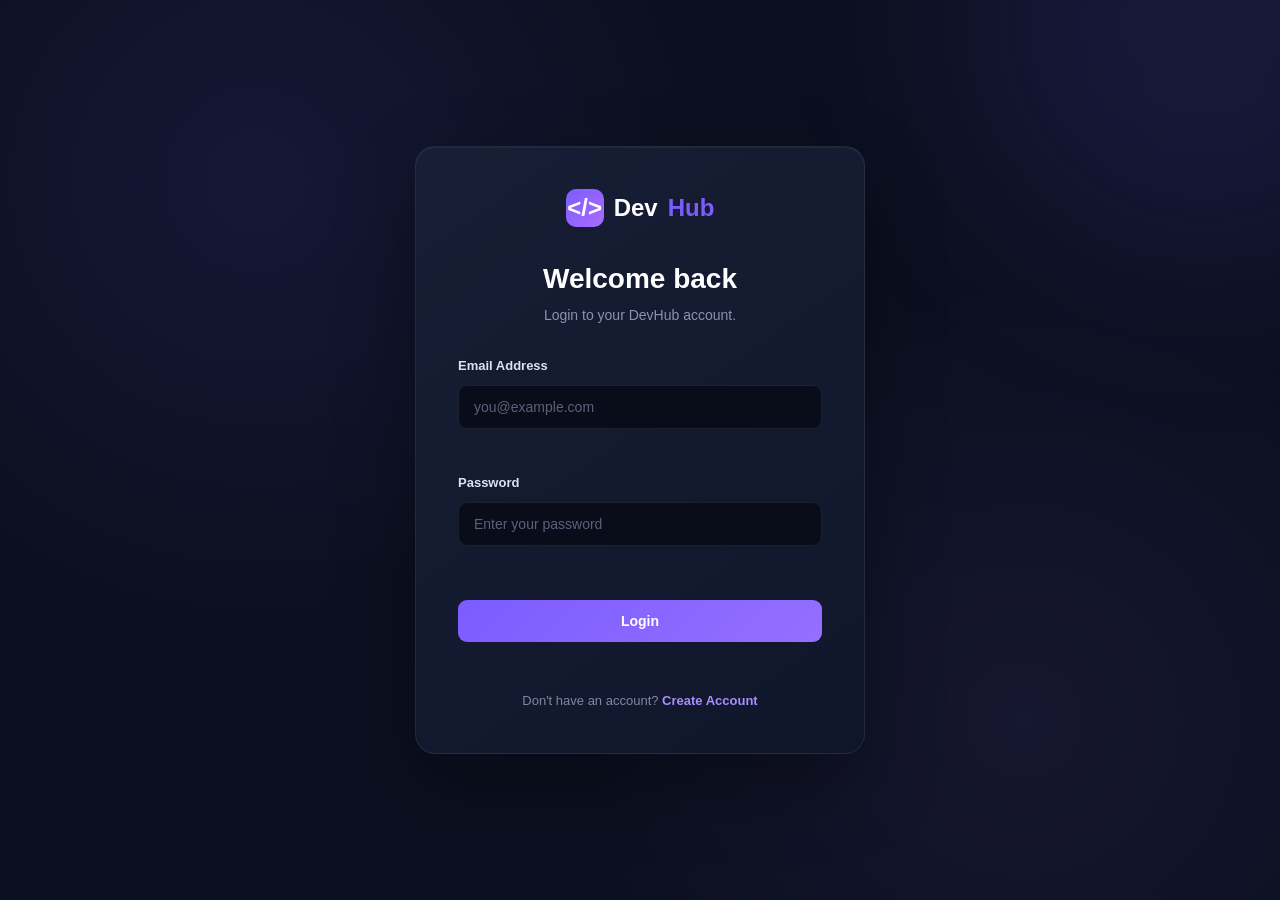
<file: devhub/login.html>
<!DOCTYPE html>
<html lang="en">

<head>

    <meta charset="UTF-8">

    <meta
        name="viewport"
        content="width=device-width, initial-scale=1.0"
    >

    <title>DevHub - Login</title>

    <link
        rel="stylesheet"
        href="style.css"
    >

</head>

<body>

    <main class="auth-page">

        <div class="auth-card">

            <a
                href="index.html"
                class="logo"
            >

                <span class="logo-icon">
                    &lt;/&gt;
                </span>

                Dev<span>Hub</span>

            </a>


            <div class="auth-heading">

                <h1>
                    Welcome back
                </h1>

                <p>
                    Login to your DevHub account.
                </p>

            </div>


            <form
                id="loginForm"
                novalidate
            >

                <!-- Email -->

                <div class="form-group">

                    <label for="loginEmail">
                        Email Address
                    </label>

                    <input
                        type="email"
                        id="loginEmail"
                        name="email"
                        placeholder="you@example.com"
                    >

                    <small
                        id="loginEmailError"
                        class="error-message"
                    ></small>

                </div>


                <!-- Password -->

                <div class="form-group">

                    <label for="loginPassword">
                        Password
                    </label>

                    <input
                        type="password"
                        id="loginPassword"
                        name="password"
                        placeholder="Enter your password"
                    >

                    <small
                        id="loginPasswordError"
                        class="error-message"
                    ></small>

                </div>


                <!-- Login button -->

                <button
                    type="submit"
                    class="submit-button"
                >
                    Login
                </button>


                <!-- Error -->

                <div
                    id="loginError"
                    class="error-message"
                ></div>

            </form>


            <p class="auth-footer">

                Don't have an account?

                <a href="register.html">
                    Create Account
                </a>

            </p>

        </div>

    </main>


    <script src="login.js"></script>

</body>

</html>
</file>
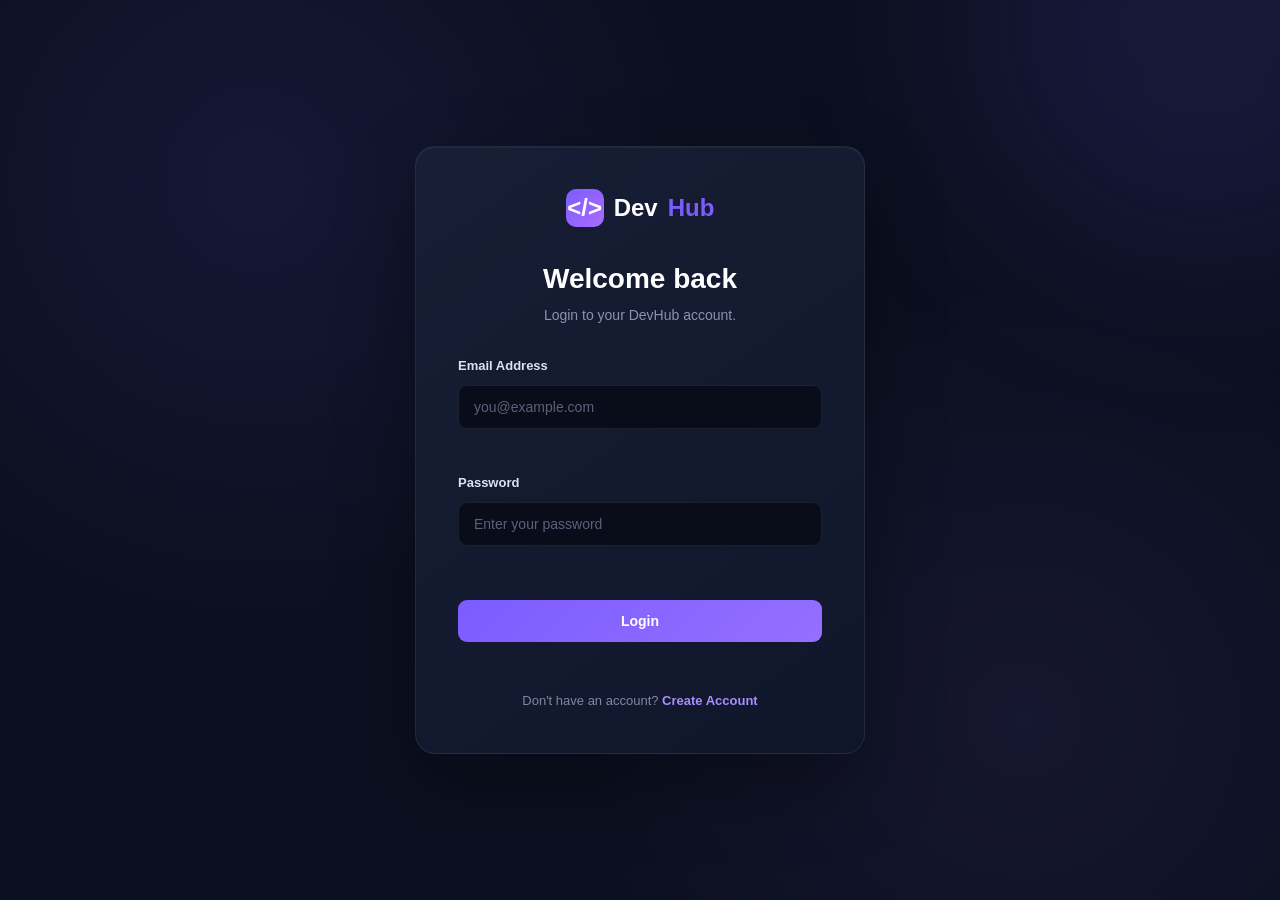
<file: devhub/profile.html>
<!DOCTYPE html>
<html lang="en">

<head>

    <meta charset="UTF-8">

    <meta
        name="viewport"
        content="width=device-width, initial-scale=1.0"
    >

    <title>DevHub - Profile</title>

    <link
        rel="stylesheet"
        href="style.css"
    >

</head>


<body>


    <!-- =========================
         HEADER
    ========================== -->

    <header class="dashboard-header">

        <a
            href="dashboard.html"
            class="logo"
        >

            <span class="logo-icon">
                &lt;/&gt;
            </span>

            Dev<span>Hub</span>

        </a>


        <div class="user-area">

            <a
                href="dashboard.html"
                class="profile-back-link"
            >
                Dashboard
            </a>

            <button
                id="logoutButton"
                class="logout-button"
            >
                Logout
            </button>

        </div>

    </header>



    <!-- =========================
         PROFILE PAGE
    ========================== -->

    <main class="profile-page">

        <div class="profile-container">


            <!-- =========================
                 PROFILE HEADER
            ========================== -->

            <section class="profile-header-card">


                <!-- AVATAR -->

                <div class="profile-avatar">

                    <span id="profileInitial">
                        U
                    </span>

                </div>



                <!-- USER INFORMATION -->

                <div class="profile-header-info">

                    <h1 id="profileUsername">
                        Username
                    </h1>

                    <p id="profileEmail">
                        email@example.com
                    </p>

                    <p
                        id="profileBio"
                        class="profile-bio"
                    >
                        No bio yet.
                    </p>

                </div>



                <!-- EDIT -->

                <button
                    id="editProfileButton"
                    class="submit-button"
                >
                    Edit Profile
                </button>

            </section>



            <!-- =========================
                 PROFILE STATS
            ========================== -->

            <section class="profile-overview-stats">


                <div class="profile-overview-stat">

                    <span
                        id="projectCount"
                        class="profile-overview-number"
                    >
                        0
                    </span>

                    <span class="profile-overview-label">
                        Repositories
                    </span>

                </div>



                <div class="profile-overview-stat">

                    <span
                        id="totalStars"
                        class="profile-overview-number"
                    >
                        0
                    </span>

                    <span class="profile-overview-label">
                        Stars
                    </span>

                </div>



                <div class="profile-overview-stat">

                    <span
                        id="totalForks"
                        class="profile-overview-number"
                    >
                        0
                    </span>

                    <span class="profile-overview-label">
                        Forks
                    </span>

                </div>



                <div class="profile-overview-stat">

                    <span
                        id="languageCount"
                        class="profile-overview-number"
                    >
                        0
                    </span>

                    <span class="profile-overview-label">
                        Languages
                    </span>

                </div>



                <div class="profile-overview-stat">

                    <span
                        id="githubCount"
                        class="profile-overview-number"
                    >
                        0
                    </span>

                    <span class="profile-overview-label">
                        GitHub Links
                    </span>

                </div>

            </section>



            <!-- =========================
                 PROFILE CONTENT
            ========================== -->

            <div class="profile-grid">


                <!-- =========================
                     PERSONAL INFORMATION
                ========================== -->

                <section class="profile-card">

                    <div class="profile-card-heading">

                        <h2>
                            Personal Information
                        </h2>

                    </div>


                    <div class="profile-info-list">


                        <div class="profile-info-item">

                            <span class="profile-info-label">
                                Full Name
                            </span>

                            <span
                                id="profileName"
                                class="profile-info-value"
                            >
                                —
                            </span>

                        </div>



                        <div class="profile-info-item">

                            <span class="profile-info-label">
                                Username
                            </span>

                            <span
                                id="profileUsernameInfo"
                                class="profile-info-value"
                            >
                                —
                            </span>

                        </div>



                        <div class="profile-info-item">

                            <span class="profile-info-label">
                                Email
                            </span>

                            <span
                                id="profileEmailInfo"
                                class="profile-info-value"
                            >
                                —
                            </span>

                        </div>

                    </div>

                </section>



                <!-- =========================
                     ACCOUNT ACTIVITY
                ========================== -->

                <section class="profile-card">

                    <div class="profile-card-heading">

                        <h2>
                            Account Activity
                        </h2>

                    </div>


                    <div class="profile-activity">


                        <div class="profile-activity-item">

                            <span class="activity-icon">
                                📁
                            </span>

                            <div>

                                <strong id="activityProjects">
                                    0 projects
                                </strong>

                                <span>
                                    created on DevHub
                                </span>

                            </div>

                        </div>



                        <div class="profile-activity-item">

                            <span class="activity-icon">
                                ⭐
                            </span>

                            <div>

                                <strong id="activityStars">
                                    0 stars
                                </strong>

                                <span>
                                    received on projects
                                </span>

                            </div>

                        </div>



                        <div class="profile-activity-item">

                            <span class="activity-icon">
                                🍴
                            </span>

                            <div>

                                <strong id="activityForks">
                                    0 forks
                                </strong>

                                <span>
                                    received on projects
                                </span>

                            </div>

                        </div>

                    </div>

                </section>

            </div>



            <!-- =========================
                 MY REPOSITORIES
            ========================== -->

            <section class="profile-repositories">


                <div class="profile-repositories-header">

                    <div>

                        <h2>
                            My Repositories
                        </h2>

                        <p>
                            Projects created by you.
                        </p>

                    </div>


                    <a
                        href="dashboard.html"
                        class="profile-view-all"
                    >
                        View all →
                    </a>

                </div>



                <div
                    id="profileProjectsContainer"
                    class="profile-projects-container"
                >

                    <!-- Projects will be inserted by JavaScript -->

                </div>



                <div
                    id="profileProjectsEmpty"
                    class="profile-projects-empty"
                >

                    <div class="profile-empty-icon">
                        &lt;/&gt;
                    </div>

                    <h3>
                        No repositories yet
                    </h3>

                    <p>
                        Create your first project from the dashboard.
                    </p>

                    <a
                        href="dashboard.html"
                        class="submit-button"
                    >
                        Create Project
                    </a>

                </div>

            </section>



            <!-- =========================
                 EDIT PROFILE MODAL
            ========================== -->

            <div
                id="profileModal"
                class="modal-overlay"
            >

                <div class="modal">


                    <!-- MODAL HEADER -->

                    <div class="modal-header">

                        <div>

                            <h2>
                                Edit Profile
                            </h2>

                            <p>
                                Update your account information.
                            </p>

                        </div>


                        <button
                            type="button"
                            id="closeProfileModal"
                            class="modal-close"
                        >
                            ×
                        </button>

                    </div>



                    <!-- PROFILE FORM -->

                    <form
                        id="profileForm"
                        novalidate
                    >


                        <!-- FULL NAME -->

                        <div class="form-group">

                            <label for="editName">
                                Full Name
                            </label>

                            <input
                                type="text"
                                id="editName"
                                placeholder="Your full name"
                            >

                            <small
                                id="editNameError"
                                class="error-message"
                            ></small>

                        </div>



                        <!-- USERNAME -->

                        <div class="form-group">

                            <label for="editUsername">
                                Username
                            </label>

                            <input
                                type="text"
                                id="editUsername"
                                placeholder="Your username"
                            >

                            <small
                                id="editUsernameError"
                                class="error-message"
                            ></small>

                        </div>



                        <!-- EMAIL -->

                        <div class="form-group">

                            <label for="editEmail">
                                Email Address
                            </label>

                            <input
                                type="email"
                                id="editEmail"
                                placeholder="you@example.com"
                            >

                            <small
                                id="editEmailError"
                                class="error-message"
                            ></small>

                        </div>



                        <!-- BIO -->

                        <div class="form-group">

                            <label for="editBio">
                                Bio
                            </label>

                            <textarea
                                id="editBio"
                                placeholder="Tell us a little about yourself..."
                                rows="4"
                            ></textarea>

                            <small class="form-help">
                                Write a short description about yourself.
                            </small>

                        </div>



                        <!-- ACTIONS -->

                        <div class="modal-actions">

                            <button
                                type="button"
                                id="cancelProfileButton"
                                class="cancel-button"
                            >
                                Cancel
                            </button>


                            <button
                                type="submit"
                                class="submit-button"
                            >
                                Save Changes
                            </button>

                        </div>

                    </form>

                </div>

            </div>

        </div>

    </main>



    <!-- =========================
         PROFILE JAVASCRIPT
    ========================== -->

    <script src="profile.js"></script>

</body>

</html>
</file>
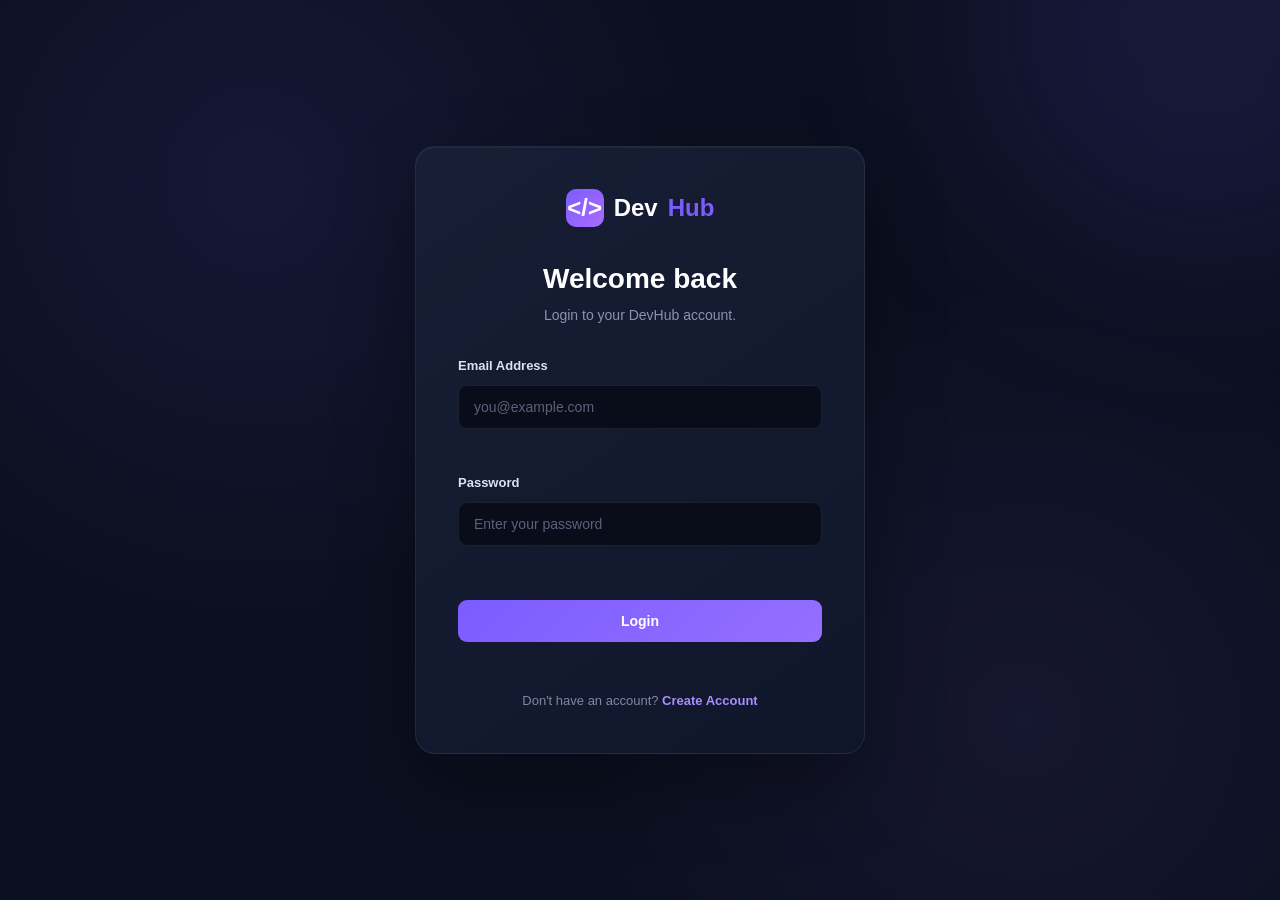
<file: devhub/project.html>
<!DOCTYPE html>
<html lang="en">

<head>

    <meta charset="UTF-8">

    <meta
        name="viewport"
        content="width=device-width, initial-scale=1.0"
    >

    <title>DevHub - Project</title>

    <link
        rel="stylesheet"
        href="style.css"
    >

</head>

<body>


    <!-- =========================
         HEADER
    ========================== -->

    <header class="dashboard-header">

        <a
            href="dashboard.html"
            class="logo"
        >

            <span class="logo-icon">
                &lt;/&gt;
            </span>

            Dev<span>Hub</span>

        </a>


        <div class="user-area">

            <span id="welcomeUser">
                Welcome
            </span>

            <a
                href="profile.html"
                class="profile-link"
            >
                Profile
            </a>

            <button
                id="logoutButton"
                class="logout-button"
            >
                Logout
            </button>

        </div>

    </header>



    <!-- =========================
         PROJECT DETAILS
    ========================== -->

    <main class="project-details-page">

        <div class="project-details-container">


            <!-- =========================
                 BACK BUTTON
            ========================== -->

            <a
                href="dashboard.html"
                class="back-button"
            >
                ← Back to Dashboard
            </a>



            <!-- =========================
                 REPOSITORY HEADER
            ========================== -->

            <section class="project-details-header">

                <div class="project-details-icon">
                    &lt;/&gt;
                </div>


                <div class="project-details-title">

                    <div class="project-title-row">

                        <h1 id="projectName">
                            Project Name
                        </h1>


                        <span class="project-visibility">
                            Public
                        </span>

                    </div>


                    <p id="projectDescription">
                        Project description
                    </p>

                </div>

            </section>



            <!-- =========================
                 REPOSITORY ACTIONS
            ========================== -->

            <section class="project-interactions">

                <button
                    id="starProjectButton"
                    class="project-interaction-button"
                    type="button"
                >

                    <span class="interaction-icon">
                        ⭐
                    </span>

                    <span id="starButtonText">
                        Star
                    </span>

                    <span
                        id="starButtonCount"
                        class="interaction-count"
                    >
                        0
                    </span>

                </button>


                <button
                    id="forkProjectButton"
                    class="project-interaction-button"
                    type="button"
                >

                    <span class="interaction-icon">
                        🍴
                    </span>

                    <span>
                        Fork
                    </span>

                    <span
                        id="forkButtonCount"
                        class="interaction-count"
                    >
                        0
                    </span>

                </button>

            </section>



            <!-- =========================
                 REPOSITORY STATS
            ========================== -->

            <section class="project-repository-stats">


                <div class="repository-stat">

                    <span class="repository-stat-icon">
                        ⭐
                    </span>

                    <div>

                        <strong id="projectStars">
                            0
                        </strong>

                        <span>
                            Stars
                        </span>

                    </div>

                </div>



                <div class="repository-stat">

                    <span class="repository-stat-icon">
                        🍴
                    </span>

                    <div>

                        <strong id="projectForks">
                            0
                        </strong>

                        <span>
                            Forks
                        </span>

                    </div>

                </div>



                <div class="repository-stat">

                    <span class="repository-stat-icon">
                        ◉
                    </span>

                    <div>

                        <strong id="projectLanguageStat">
                            —
                        </strong>

                        <span>
                            Language
                        </span>

                    </div>

                </div>



                <div class="repository-stat">

                    <span class="repository-stat-icon">
                        👤
                    </span>

                    <div>

                        <strong id="projectOwnerStat">
                            —
                        </strong>

                        <span>
                            Owner
                        </span>

                    </div>

                </div>

            </section>



            <!-- =========================
                 PROJECT CONTENT
            ========================== -->

            <div class="project-details-grid">


                <!-- =========================
                     MAIN INFORMATION
                ========================== -->

                <section class="project-main-card">


                    <!-- ABOUT -->

                    <div class="project-section-heading">

                        <h2>
                            About this project
                        </h2>

                    </div>


                    <p
                        id="projectFullDescription"
                        class="project-full-description"
                    >
                        Project description will appear here.
                    </p>



                    <!-- =========================
                         README
                    ========================== -->

                    <div class="project-readme-section">

                        <div class="project-section-heading">

                            <h2>
                                README.md
                            </h2>

                        </div>


                        <div
                            id="projectReadme"
                            class="project-readme"
                        >
                            No README available for this project.
                        </div>

                    </div>



                    <!-- =========================
                         PROJECT META
                    ========================== -->

                    <div class="project-meta">


                        <div class="project-meta-item">

                            <span class="meta-label">
                                Language
                            </span>

                            <span
                                id="projectLanguage"
                                class="project-language"
                            >
                                —
                            </span>

                        </div>



                        <div class="project-meta-item">

                            <span class="meta-label">
                                Created
                            </span>

                            <span
                                id="projectDate"
                                class="meta-value"
                            >
                                —
                            </span>

                        </div>



                        <div class="project-meta-item">

                            <span class="meta-label">
                                Owner
                            </span>

                            <span
                                id="projectOwner"
                                class="meta-value"
                            >
                                —
                            </span>

                        </div>

                    </div>

                </section>



                <!-- =========================
                     SIDEBAR
                ========================== -->

                <aside class="project-links-card">


                    <!-- PROJECT LINKS -->

                    <h2>
                        Project Links
                    </h2>


                    <div class="project-links">


                        <!-- GITHUB -->

                        <a
                            id="githubLink"
                            href="#"
                            target="_blank"
                            rel="noopener noreferrer"
                            class="project-detail-link"
                        >

                            <span>
                                GitHub
                            </span>

                            <span>
                                ↗
                            </span>

                        </a>



                        <!-- LIVE DEMO -->

                        <a
                            id="demoLink"
                            href="#"
                            target="_blank"
                            rel="noopener noreferrer"
                            class="project-detail-link"
                        >

                            <span>
                                Live Demo
                            </span>

                            <span>
                                ↗
                            </span>

                        </a>

                    </div>



                    <!-- =========================
                         REPOSITORY INFORMATION
                    ========================== -->

                    <div class="repository-information">

                        <h3>
                            Repository
                        </h3>


                        <div class="repository-info-item">

                            <span>
                                Visibility
                            </span>

                            <strong>
                                Public
                            </strong>

                        </div>


                        <div class="repository-info-item">

                            <span>
                                Language
                            </span>

                            <strong id="sidebarLanguage">
                                —
                            </strong>

                        </div>


                        <div class="repository-info-item">

                            <span>
                                Owner
                            </span>

                            <strong id="sidebarOwner">
                                —
                            </strong>

                        </div>


                        <div class="repository-info-item">

                            <span>
                                Created
                            </span>

                            <strong id="sidebarDate">
                                —
                            </strong>

                        </div>

                    </div>

                </aside>

            </div>



            <!-- =========================
                 OWNER ACTIONS
            ========================== -->

            <div class="project-details-actions">

                <button
                    id="editProjectButton"
                    class="submit-button"
                    type="button"
                >
                    Edit Project
                </button>


                <button
                    id="deleteProjectButton"
                    class="delete-detail-button"
                    type="button"
                >
                    Delete Project
                </button>

            </div>


        </div>

    </main>



    <!-- =========================
         JAVASCRIPT
    ========================== -->

    <script src="project.js"></script>

</body>

</html>
</file>
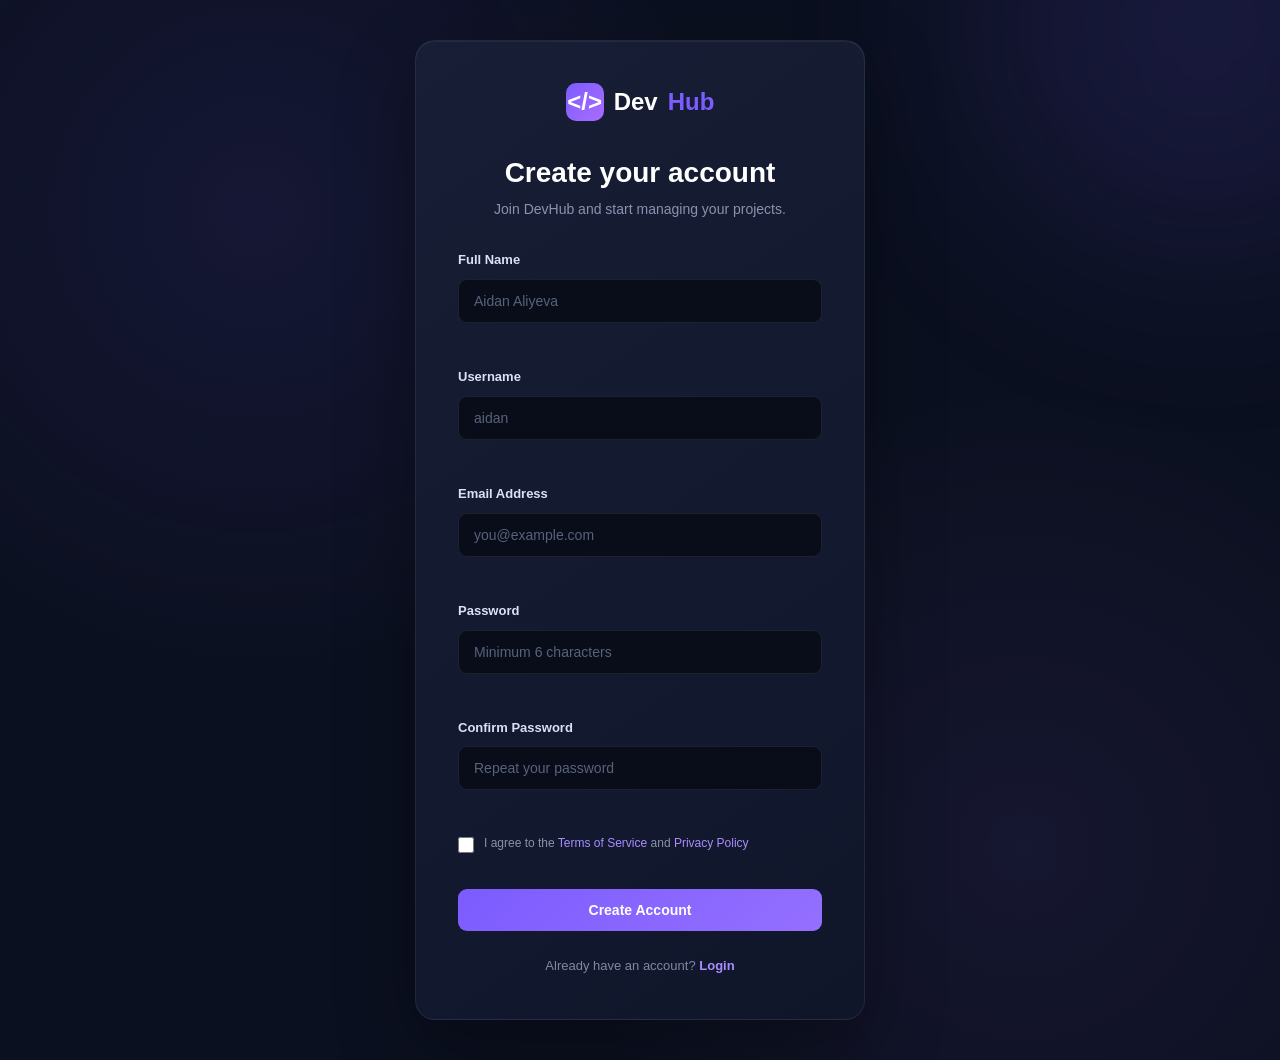
<file: devhub/register.html>
<!DOCTYPE html>
<html lang="en">

<head>

    <meta charset="UTF-8">

    <meta
        name="viewport"
        content="width=device-width, initial-scale=1.0"
    >

    <title>DevHub - Create Account</title>

    <link
        rel="stylesheet"
        href="style.css"
    >

</head>

<body>

    <main class="auth-page">

        <div class="auth-card">

            <a
                href="index.html"
                class="logo"
            >

                <span class="logo-icon">
                    &lt;/&gt;
                </span>

                Dev<span>Hub</span>

            </a>


            <div class="auth-heading">

                <h1>
                    Create your account
                </h1>

                <p>
                    Join DevHub and start
                    managing your projects.
                </p>

            </div>


            <form
                id="registerForm"
                novalidate
            >


                <!-- Name -->

                <div class="form-group">

                    <label for="name">
                        Full Name
                    </label>

                    <input
                        type="text"
                        id="name"
                        name="name"
                        placeholder="Aidan Aliyeva"
                    >

                    <small
                        id="nameError"
                        class="error-message"
                    ></small>

                </div>


                <!-- Username -->

                <div class="form-group">

                    <label for="username">
                        Username
                    </label>

                    <input
                        type="text"
                        id="username"
                        name="username"
                        placeholder="aidan"
                    >

                    <small
                        id="usernameError"
                        class="error-message"
                    ></small>

                </div>


                <!-- Email -->

                <div class="form-group">

                    <label for="email">
                        Email Address
                    </label>

                    <input
                        type="email"
                        id="email"
                        name="email"
                        placeholder="you@example.com"
                    >

                    <small
                        id="emailError"
                        class="error-message"
                    ></small>

                </div>


                <!-- Password -->

                <div class="form-group">

                    <label for="password">
                        Password
                    </label>

                    <input
                        type="password"
                        id="password"
                        name="password"
                        placeholder="Minimum 6 characters"
                    >

                    <small
                        id="passwordError"
                        class="error-message"
                    ></small>

                </div>


                <!-- Confirm Password -->

                <div class="form-group">

                    <label for="confirmPassword">
                        Confirm Password
                    </label>

                    <input
                        type="password"
                        id="confirmPassword"
                        name="confirmPassword"
                        placeholder="Repeat your password"
                    >

                    <small
                        id="confirmPasswordError"
                        class="error-message"
                    ></small>

                </div>


                <!-- Terms -->

                <div class="checkbox-group">

                    <input
                        type="checkbox"
                        id="terms"
                        name="terms"
                    >

                    <label for="terms">

                        I agree to the
                        
                        <a href="#">
                            Terms of Service
                        </a>

                        and

                        <a href="#">
                            Privacy Policy
                        </a>

                    </label>

                </div>

                <small
                    id="termsError"
                    class="error-message"
                ></small>


                <!-- Submit -->

                <button
                    type="submit"
                    class="submit-button"
                >
                    Create Account
                </button>


                <!-- Success -->

                <div
                    id="successMessage"
                    class="success-message"
                >
                    Account created successfully!
                </div>

            </form>


            <p class="auth-footer">

                Already have an account?

                <a href="login.html">
                    Login
                </a>

            </p>

        </div>

    </main>


    <script src="register.js"></script>

</body>

</html>
</file>
<file: style.css>
* {
    margin: 0;
    padding: 0;
    box-sizing: border-box;
}

html {
    scroll-behavior: smooth;
}

body {
    font-family: Arial, sans-serif;
    background: #0b1020;
    color: #ffffff;
    line-height: 1.6;
    overflow-x: hidden;
}

a {
    text-decoration: none;
}

button {
    font-family: inherit;
}


/* =========================
   NAVBAR
========================= */

.navbar {
    position: fixed;
    top: 0;
    left: 0;
    z-index: 1000;

    width: 100%;
    height: 75px;

    display: flex;
    align-items: center;
    justify-content: space-between;

    padding: 0 7%;

    background: rgba(11, 16, 32, 0.85);

    backdrop-filter: blur(15px);

    border-bottom: 1px solid #ffffff12;
}


/* Logo */

.logo {
    display: flex;
    align-items: center;

    gap: 10px;

    color: #ffffff;

    font-size: 22px;

    font-weight: bold;
}

.logo span:last-child {
    color: #7c5cff;
}

.logo-icon {
    width: 38px;
    height: 38px;

    display: flex;
    align-items: center;
    justify-content: center;

    border-radius: 10px;

    background: linear-gradient(
        135deg,
        #7c5cff,
        #a96cff
    );

    color: #ffffff;
}


/* Navigation Links */

.nav-links {
    display: flex;
    align-items: center;

    gap: 30px;
}

.nav-links a {
    color: #9ba5bd;

    font-size: 14px;

    transition: color 0.3s ease;
}

.nav-links a:hover {
    color: #ffffff;
}


/* Navbar Buttons */

.nav-actions {
    display: flex;
    align-items: center;

    gap: 10px;
}

.login-button {
    padding: 9px 18px;

    color: #ffffff;

    border: 1px solid #ffffff20;

    border-radius: 8px;

    transition: all 0.3s ease;
}

.login-button:hover {
    background: #ffffff0d;

    transform: translateY(-2px);
}

.register-button {
    padding: 10px 18px;

    color: #ffffff;

    background: #7c5cff;

    border-radius: 8px;

    transition: all 0.3s ease;
}

.register-button:hover {
    transform: translateY(-3px);

    box-shadow: 0 10px 30px #7c5cff55;
}


/* =========================
   HERO
========================= */

.hero {
    min-height: 100vh;

    display: grid;

    grid-template-columns: 1fr 1fr;

    align-items: center;

    gap: 70px;

    padding: 130px 7% 80px;

    position: relative;

    overflow: hidden;
}

.hero::before {
    content: "";

    position: absolute;

    width: 500px;
    height: 500px;

    top: 100px;
    left: -200px;

    background: #7c5cff20;

    border-radius: 50%;

    filter: blur(100px);

    animation: glow 5s ease-in-out infinite;
}

.hero-content {
    position: relative;

    z-index: 2;
}


/* Eyebrow */

.eyebrow {
    display: inline-block;

    margin-bottom: 18px;

    color: #7c5cff;

    font-size: 12px;

    font-weight: bold;

    letter-spacing: 2px;
}


/* Hero Heading */

.hero h1 {
    max-width: 650px;

    font-size: clamp(
        48px,
        6vw,
        76px
    );

    line-height: 1.05;

    margin-bottom: 25px;
}

.hero h1 span {
    color: #7c5cff;
}


/* Hero Text */

.hero-text {
    max-width: 550px;

    margin-bottom: 32px;

    color: #929bb3;

    font-size: 17px;
}


/* Hero Buttons */

.hero-buttons {
    display: flex;

    align-items: center;

    gap: 15px;
}

.primary-button {
    display: inline-flex;

    align-items: center;
    justify-content: center;

    padding: 13px 22px;

    border-radius: 9px;

    background: #7c5cff;

    color: #ffffff;

    font-weight: bold;

    transition: all 0.3s ease;
}

.primary-button:hover {
    transform: translateY(-4px);

    box-shadow: 0 12px 35px #7c5cff55;
}

.secondary-button {
    display: inline-flex;

    align-items: center;
    justify-content: center;

    padding: 12px 22px;

    border: 1px solid #ffffff18;

    border-radius: 9px;

    color: #ffffff;

    background: #ffffff08;

    transition: all 0.3s ease;
}

.secondary-button:hover {
    background: #ffffff12;

    transform: translateY(-4px);
}


/* =========================
   CODE CARD
========================= */

.hero-visual {
    position: relative;

    perspective: 1000px;
}

.code-card {
    position: relative;

    padding: 20px;

    border: 1px solid #ffffff15;

    border-radius: 18px;

    background: linear-gradient(
        145deg,
        #171e35,
        #0f1528
    );

    box-shadow:
        0 30px 80px #00000055,
        inset 0 1px 0 #ffffff10;

    transform:
        rotateY(-8deg)
        rotateX(5deg);

    animation: floating 4s ease-in-out infinite;
}


/* Code Header */

.code-header {
    display: flex;

    align-items: center;
    justify-content: space-between;

    padding-bottom: 15px;

    margin-bottom: 10px;

    border-bottom: 1px solid #ffffff0d;

    color: #7f89a5;

    font-size: 13px;
}

.code-dots {
    display: flex;

    gap: 6px;
}

.code-dots span {
    width: 8px;
    height: 8px;

    border-radius: 50%;

    background: #7c5cff;
}


/* Code */

.code-content {
    padding: 20px;

    border-radius: 10px;

    background: #090d19;

    color: #dce2f5;

    font-family: monospace;

    font-size: 14px;
}

.code-content p {
    margin-bottom: 10px;
}

.indent {
    padding-left: 25px;
}

.purple {
    color: #c084fc;
}

.green {
    color: #55d68a;
}

.orange {
    color: #ffb86b;
}


/* =========================
   STATS
========================= */

.stats {
    display: grid;

    grid-template-columns:
        repeat(4, 1fr);

    gap: 18px;

    padding: 0 7% 100px;
}

.stat-card {
    display: flex;

    align-items: center;

    gap: 15px;

    padding: 22px;

    border: 1px solid #ffffff0d;

    border-radius: 14px;

    background: #11182d;

    transition: all 0.3s ease;
}

.stat-card:hover {
    transform: translateY(-6px);

    border-color: #7c5cff55;

    box-shadow: 0 15px 40px #00000035;
}

.stat-icon {
    width: 45px;
    height: 45px;

    display: flex;
    align-items: center;
    justify-content: center;

    border-radius: 10px;

    background: #7c5cff18;

    color: #7c5cff;

    font-size: 18px;
}

.stat-card strong {
    display: block;

    font-size: 24px;
}

.stat-card p {
    color: #7f89a5;

    font-size: 12px;
}


/* =========================
   REPOSITORIES
========================= */

.repositories {
    padding: 100px 7%;

    background: #0e1427;
}

.section-heading {
    display: flex;

    align-items: end;
    justify-content: space-between;

    margin-bottom: 45px;
}

.section-heading h2 {
    font-size: clamp(
        35px,
        5vw,
        52px
    );

    line-height: 1.1;
}

.section-heading h2 span {
    color: #7c5cff;
}

.view-button {
    padding: 10px 18px;

    border: 1px solid #ffffff18;

    border-radius: 8px;

    color: #ffffff;

    transition: all 0.3s ease;
}

.view-button:hover {
    background: #7c5cff;

    border-color: #7c5cff;

    transform: translateY(-3px);
}


/* Repository Grid */

.repository-grid {
    display: grid;

    grid-template-columns:
        repeat(3, 1fr);

    gap: 20px;
}


/* Repository Card */

.repository-card {
    padding: 25px;

    border: 1px solid #ffffff0d;

    border-radius: 16px;

    background: #11182d;

    transition:
        transform 0.4s ease,
        border-color 0.4s ease,
        box-shadow 0.4s ease;
}

.repository-card:hover {
    transform: translateY(-10px);

    border-color: #7c5cff55;

    box-shadow:
        0 20px 50px #00000040;
}

.repository-top {
    display: flex;

    align-items: center;
    justify-content: space-between;

    margin-bottom: 20px;
}

.repository-icon {
    width: 48px;
    height: 48px;

    display: flex;
    align-items: center;
    justify-content: center;

    border-radius: 12px;

    background: #7c5cff15;

    color: #7c5cff;

    font-size: 19px;
}


/* Star */

.star-button {
    display: flex;

    align-items: center;

    gap: 6px;

    padding: 7px 10px;

    border: 1px solid #ffffff15;

    border-radius: 7px;

    background: #ffffff08;

    color: #aab3cc;

    cursor: pointer;

    transition: all 0.3s ease;
}

.star-button:hover {
    color: #ffffff;

    border-color: #7c5cff;

    transform: scale(1.05);
}


/* Repository Content */

.repository-card h3 {
    margin-bottom: 10px;

    font-size: 20px;
}

.repository-card > p {
    min-height: 70px;

    margin-bottom: 20px;

    color: #8993ad;

    font-size: 14px;
}

.repository-footer {
    display: flex;

    align-items: center;
    justify-content: space-between;

    padding-top: 15px;

    border-top: 1px solid #ffffff0d;

    color: #69738d;

    font-size: 11px;
}

.repository-footer span:first-child {
    color: #b8c0d4;
}

.repository-footer i {
    color: #7c5cff;
}


/* =========================
   CTA
========================= */

.cta {
    margin: 100px 7%;

    padding: 55px;

    display: flex;

    align-items: center;
    justify-content: space-between;

    gap: 30px;

    border: 1px solid #ffffff12;

    border-radius: 22px;

    background:
        radial-gradient(
            circle at top right,
            #7c5cff25,
            transparent 45%
        ),
        #11182d;
}

.cta h2 {
    margin-bottom: 10px;

    font-size: clamp(
        30px,
        4vw,
        45px
    );
}

.cta h2 span {
    color: #7c5cff;
}

.cta p:last-child {
    color: #8993ad;
}


/* =========================
   FOOTER
========================= */

.footer {
    padding: 35px 7%;

    background: #080c18;

    border-top: 1px solid #ffffff0d;
}

.footer-content {
    display: flex;

    align-items: center;
    justify-content: space-between;

    gap: 20px;
}

.footer p {
    color: #68728e;

    font-size: 12px;
}


/* Social Links */

.social-links {
    display: flex;

    gap: 8px;
}

.social-links a {
    width: 38px;
    height: 38px;

    display: flex;
    align-items: center;
    justify-content: center;

    border-radius: 9px;

    background: #ffffff08;

    color: #8f99b5;

    transition: all 0.3s ease;
}

.social-links a:hover {
    background: #7c5cff;

    color: #ffffff;

    transform: translateY(-4px);
}


/* =========================
   ANIMATIONS
========================= */

@keyframes floating {

    0% {
        transform:
            rotateY(-8deg)
            rotateX(5deg)
            translateY(0);
    }

    50% {
        transform:
            rotateY(-8deg)
            rotateX(5deg)
            translateY(-15px);
    }

    100% {
        transform:
            rotateY(-8deg)
            rotateX(5deg)
            translateY(0);
    }
}


@keyframes glow {

    0% {
        opacity: 0.5;

        transform: scale(1);
    }

    50% {
        opacity: 1;

        transform: scale(1.2);
    }

    100% {
        opacity: 0.5;

        transform: scale(1);
    }
}


/* =========================
   RESPONSIVE
========================= */

@media (max-width: 1000px) {

    .nav-links {
        display: none;
    }

    .hero {
        grid-template-columns: 1fr;

        padding-top: 120px;
    }

    .hero-visual {
        max-width: 700px;

        width: 100%;

        margin: auto;
    }

    .stats {
        grid-template-columns:
            repeat(2, 1fr);
    }

    .repository-grid {
        grid-template-columns:
            repeat(2, 1fr);
    }
}


@media (max-width: 700px) {

    .navbar {
        padding: 0 5%;
    }

    .login-button {
        display: none;
    }

    .hero {
        padding:
            110px 5%
            70px;
    }

    .hero h1 {
        font-size: 48px;
    }

    .hero-buttons {
        flex-direction: column;

        align-items: stretch;
    }

    .stats {
        grid-template-columns: 1fr;

        padding-left: 5%;
        padding-right: 5%;
    }

    .repositories {
        padding:
            70px 5%;
    }

    .section-heading {
        align-items: start;

        flex-direction: column;

        gap: 20px;
    }

    .repository-grid {
        grid-template-columns: 1fr;
    }

    .cta {
        margin:
            70px 5%;

        padding: 35px;

        flex-direction: column;

        align-items: flex-start;
    }

    .footer {
        padding:
            30px 5%;
    }

    .footer-content {
        flex-direction: column;

        text-align: center;
    }
}
/* =========================
   AUTH PAGES
========================= */

.auth-page {
    min-height: 100vh;

    display: flex;
    align-items: center;
    justify-content: center;

    padding: 40px 20px;

    position: relative;
    overflow: hidden;

    background:
        radial-gradient(
            circle at 20% 20%,
            #7c5cff18,
            transparent 35%
        ),
        radial-gradient(
            circle at 80% 80%,
            #a96cff12,
            transparent 35%
        ),
        #0b1020;
}


/* Background glow */

.auth-page::before {
    content: "";

    position: absolute;

    width: 450px;
    height: 450px;

    top: -200px;
    right: -150px;

    border-radius: 50%;

    background: #7c5cff20;

    filter: blur(100px);

    pointer-events: none;
}


/* Auth Card */

.auth-card {
    position: relative;

    z-index: 2;

    width: 100%;
    max-width: 450px;

    padding: 42px;

    border: 1px solid #ffffff12;

    border-radius: 20px;

    background:
        linear-gradient(
            145deg,
            #171e35,
            #10162a
        );

    box-shadow:
        0 30px 80px #00000055,
        inset 0 1px 0 #ffffff0d;

    backdrop-filter: blur(20px);
}


/* Logo */

.auth-card .logo {
    width: fit-content;

    margin: 0 auto 35px;

    font-size: 24px;
}


/* Heading */

.auth-heading {
    text-align: center;

    margin-bottom: 30px;
}

.auth-heading h1 {
    margin-bottom: 8px;

    font-size: 28px;

    line-height: 1.2;
}

.auth-heading p {
    color: #8993ad;

    font-size: 14px;
}


/* Form */

.form-group {
    margin-bottom: 20px;
}

.form-group label {
    display: block;

    margin-bottom: 8px;

    color: #dce2f5;

    font-size: 13px;

    font-weight: 600;
}


/* Inputs */

.form-group input {
    width: 100%;

    padding: 13px 15px;

    border: 1px solid #ffffff15;

    border-radius: 9px;

    outline: none;

    background: #090d19;

    color: #ffffff;

    font-family: inherit;

    font-size: 14px;

    transition:
        border-color 0.3s ease,
        box-shadow 0.3s ease;
}

.form-group input::placeholder {
    color: #58627c;
}

.form-group input:focus {
    border-color: #7c5cff;

    box-shadow:
        0 0 0 3px #7c5cff18;
}


/* Error */

.error-message {
    display: block;

    min-height: 18px;

    margin-top: 6px;

    color: #ff6b81;

    font-size: 12px;
}


/* Checkbox */

.checkbox-group {
    display: flex;

    align-items: flex-start;

    gap: 10px;

    margin: 5px 0 8px;
}

.checkbox-group input {
    width: 16px;
    height: 16px;

    margin-top: 3px;

    accent-color: #7c5cff;

    cursor: pointer;
}

.checkbox-group label {
    color: #8993ad;

    font-size: 12px;

    line-height: 1.5;

    cursor: pointer;
}

.checkbox-group a {
    color: #a98cff;

    transition: color 0.3s ease;
}

.checkbox-group a:hover {
    color: #ffffff;
}


/* Submit */

.submit-button {
    width: 100%;

    padding: 13px 20px;

    margin-top: 10px;

    border: none;

    border-radius: 9px;

    background: linear-gradient(
        135deg,
        #7c5cff,
        #946fff
    );

    color: #ffffff;

    font-size: 14px;

    font-weight: bold;

    cursor: pointer;

    transition:
        transform 0.3s ease,
        box-shadow 0.3s ease;
}

.submit-button:hover {
    transform: translateY(-3px);

    box-shadow:
        0 12px 35px #7c5cff55;
}

.submit-button:active {
    transform: translateY(-1px);
}


/* Success */

.success-message {
    display: none;

    margin-top: 15px;

    padding: 12px;

    border: 1px solid #55d68a35;

    border-radius: 8px;

    background: #55d68a12;

    color: #55d68a;

    font-size: 13px;

    text-align: center;
}


/* Auth Footer */

.auth-footer {
    margin-top: 25px;

    color: #7f89a5;

    font-size: 13px;

    text-align: center;
}

.auth-footer a {
    color: #a98cff;

    font-weight: 600;

    transition: color 0.3s ease;
}

.auth-footer a:hover {
    color: #ffffff;
}


/* =========================
   DASHBOARD
========================= */

.dashboard-header {
    height: 75px;

    display: flex;
    align-items: center;
    justify-content: space-between;

    padding: 0 7%;

    border-bottom: 1px solid #ffffff0d;

    background: #0b1020;
}

.user-area {
    display: flex;

    align-items: center;

    gap: 18px;
}

#welcomeUser {
    color: #aab3cc;

    font-size: 14px;
}

.logout-button {
    padding: 9px 16px;

    border: 1px solid #ffffff18;

    border-radius: 8px;

    background: #ffffff08;

    color: #ffffff;

    cursor: pointer;

    transition: all 0.3s ease;
}

.logout-button:hover {
    background: #ff5c7515;

    border-color: #ff5c7545;

    color: #ff7187;
}


/* Dashboard Main */

.dashboard {
    min-height: calc(100vh - 75px);

    padding: 55px 7% 80px;

    background:
        radial-gradient(
            circle at 80% 10%,
            #7c5cff10,
            transparent 30%
        );
}


/* Dashboard Heading */

.dashboard-heading {
    display: flex;

    align-items: center;
    justify-content: space-between;

    gap: 25px;

    margin-bottom: 40px;
}

.dashboard-heading h1 {
    margin-bottom: 6px;

    font-size: 38px;
}

.dashboard-heading p {
    color: #7f89a5;

    font-size: 14px;
}

.dashboard-heading .submit-button {
    width: auto;

    margin: 0;

    white-space: nowrap;
}


/* Projects */

.projects-container {
    display: grid;

    grid-template-columns:
        repeat(3, 1fr);

    gap: 20px;
}


/* Project Card */

.project-card {
    position: relative;

    padding: 25px;

    min-height: 190px;

    border: 1px solid #ffffff0d;

    border-radius: 16px;

    background: #11182d;

    transition:
        transform 0.3s ease,
        border-color 0.3s ease,
        box-shadow 0.3s ease;
}

.project-card:hover {
    transform: translateY(-7px);

    border-color: #7c5cff55;

    box-shadow:
        0 20px 50px #00000040;
}

.project-card h2 {
    margin-bottom: 12px;

    font-size: 20px;
}

.project-card p {
    min-height: 55px;

    margin-bottom: 20px;

    color: #8993ad;

    font-size: 13px;
}

.project-language {
    display: inline-block;

    padding: 5px 10px;

    border-radius: 6px;

    background: #7c5cff15;

    color: #a98cff;

    font-size: 11px;

    font-weight: 600;
}


/* Empty State */

.empty-state {
    display: none;

    padding: 80px 20px;

    border: 1px dashed #ffffff15;

    border-radius: 16px;

    text-align: center;

    background: #11182d;
}

.empty-icon {
    width: 60px;
    height: 60px;

    display: flex;
    align-items: center;
    justify-content: center;

    margin: 0 auto 20px;

    border-radius: 15px;

    background: #7c5cff15;

    color: #7c5cff;

    font-family: monospace;

    font-size: 18px;
}

.empty-state h2 {
    margin-bottom: 8px;

    font-size: 22px;
}

.empty-state p {
    margin-bottom: 25px;

    color: #7f89a5;

    font-size: 13px;
}

.empty-state .submit-button {
    width: auto;
}


/* =========================
   AUTH + DASHBOARD MOBILE
========================= */

@media (max-width: 900px) {

    .projects-container {
        grid-template-columns:
            repeat(2, 1fr);
    }

}


@media (max-width: 600px) {

    .auth-card {
        padding: 30px 22px;
    }

    .auth-heading h1 {
        font-size: 25px;
    }

    .dashboard-header {
        padding: 0 5%;
    }

    .dashboard {
        padding:
            40px 5%
            60px;
    }

    .dashboard-heading {
        align-items: flex-start;

        flex-direction: column;
    }

    .dashboard-heading h1 {
        font-size: 32px;
    }

    .dashboard-heading .submit-button {
        width: 100%;
    }

    .projects-container {
        grid-template-columns: 1fr;
    }

    .user-area {
        gap: 8px;
    }

    #welcomeUser {
        display: none;
    }

}

/* =========================
   PROJECT MODAL
========================= */

.modal-overlay {
    position: fixed;

    inset: 0;

    z-index: 2000;

    display: none;

    align-items: center;
    justify-content: center;

    padding: 20px;

    background: #00000099;

    backdrop-filter: blur(8px);
}


.modal-overlay.active {
    display: flex;
}


.project-modal {
    width: 100%;

    max-width: 560px;

    max-height: 90vh;

    overflow-y: auto;

    padding: 30px;

    border: 1px solid #ffffff15;

    border-radius: 18px;

    background:
        linear-gradient(
            145deg,
            #171e35,
            #10162a
        );

    box-shadow:
        0 30px 100px #00000070;
}


.modal-header {
    display: flex;

    align-items: flex-start;
    justify-content: space-between;

    gap: 20px;

    margin-bottom: 28px;
}


.modal-header h2 {
    margin-bottom: 5px;

    font-size: 23px;
}


.modal-header p {
    color: #7f89a5;

    font-size: 13px;
}


.close-modal {
    width: 34px;
    height: 34px;

    display: flex;
    align-items: center;
    justify-content: center;

    flex-shrink: 0;

    border: 1px solid #ffffff12;

    border-radius: 8px;

    background: #ffffff08;

    color: #8993ad;

    font-size: 23px;

    cursor: pointer;

    transition: all 0.3s ease;
}


.close-modal:hover {
    background: #ff5c7515;

    border-color: #ff5c7545;

    color: #ff7187;
}


.project-modal textarea {
    width: 100%;

    min-height: 100px;

    resize: vertical;

    padding: 13px 15px;

    border: 1px solid #ffffff15;

    border-radius: 9px;

    outline: none;

    background: #090d19;

    color: #ffffff;

    font-family: inherit;

    font-size: 14px;
}


.project-modal textarea:focus {
    border-color: #7c5cff;

    box-shadow:
        0 0 0 3px #7c5cff18;
}


.project-modal select {
    width: 100%;

    padding: 13px 15px;

    border: 1px solid #ffffff15;

    border-radius: 9px;

    outline: none;

    background: #090d19;

    color: #ffffff;

    font-family: inherit;

    font-size: 14px;

    cursor: pointer;
}


.project-modal select:focus {
    border-color: #7c5cff;

    box-shadow:
        0 0 0 3px #7c5cff18;
}


.project-modal select option {
    background: #11182d;

    color: #ffffff;
}


.optional {
    margin-left: 5px;

    color: #59637c;

    font-size: 10px;

    font-weight: normal;
}


.modal-actions {
    display: flex;

    justify-content: flex-end;

    gap: 10px;

    margin-top: 10px;
}


.cancel-button {
    padding: 12px 20px;

    border: 1px solid #ffffff15;

    border-radius: 9px;

    background: #ffffff08;

    color: #aab3cc;

    cursor: pointer;

    transition: all 0.3s ease;
}


.cancel-button:hover {
    background: #ffffff12;

    color: #ffffff;
}


.modal-actions .submit-button {
    width: auto;

    margin: 0;
}


@media (max-width: 600px) {

    .project-modal {
        padding: 22px;

        max-height: 95vh;
    }

    .modal-actions {
        flex-direction: column-reverse;
    }

    .modal-actions button {
        width: 100%;
    }

}

/* =========================
   PROJECT CARD ACTIONS
========================= */

.project-card-top {
    display: flex;

    align-items: center;
    justify-content: space-between;

    margin-bottom: 20px;
}


.project-card-icon {
    width: 45px;
    height: 45px;

    display: flex;
    align-items: center;
    justify-content: center;

    border-radius: 11px;

    background: #7c5cff15;

    color: #7c5cff;

    font-family: monospace;

    font-size: 16px;
}


.project-card-actions {
    display: flex;

    gap: 7px;
}


.project-action {
    padding: 6px 9px;

    border: 1px solid #ffffff12;

    border-radius: 6px;

    background: #ffffff06;

    color: #8993ad;

    font-size: 11px;

    transition: all 0.3s ease;
}


.project-action:hover {
    border-color: #7c5cff55;

    background: #7c5cff15;

    color: #ffffff;
}


/* Project bottom */

.project-card-bottom {
    display: flex;

    align-items: center;
    justify-content: space-between;

    gap: 15px;

    padding-top: 15px;

    border-top: 1px solid #ffffff0d;
}


.project-management {
    display: flex;

    gap: 6px;
}


.edit-project,
.delete-project {
    padding: 6px 9px;

    border: 1px solid #ffffff12;

    border-radius: 6px;

    background: transparent;

    color: #7f89a5;

    font-size: 11px;

    cursor: pointer;

    transition: all 0.3s ease;
}


.edit-project:hover {
    border-color: #7c5cff55;

    background: #7c5cff12;

    color: #a98cff;
}


.delete-project:hover {
    border-color: #ff5c7545;

    background: #ff5c7512;

    color: #ff7187;
}
/* =========================
   DASHBOARD STATISTICS
========================= */

.dashboard-stats {
    display: grid;

    grid-template-columns:
        repeat(4, 1fr);

    gap: 15px;

    margin-bottom: 35px;
}


.dashboard-stat-card {
    position: relative;

    display: flex;
    flex-direction: column;

    justify-content: center;

    min-height: 125px;

    padding: 22px;

    overflow: hidden;

    border: 1px solid #ffffff0d;
    border-radius: 15px;

    background:
        linear-gradient(
            145deg,
            #11182d,
            #0f1528
        );

    box-shadow:
        0 15px 40px #00000018;

    transition:
        transform 0.3s ease,
        border-color 0.3s ease,
        box-shadow 0.3s ease;
}


.dashboard-stat-card::before {
    content: "";

    position: absolute;

    top: -45px;
    right: -45px;

    width: 110px;
    height: 110px;

    border-radius: 50%;

    background:
        #7c5cff0d;

    transition:
        transform 0.4s ease,
        background 0.4s ease;
}


.dashboard-stat-card:hover {
    transform: translateY(-5px);

    border-color:
        #7c5cff35;

    box-shadow:
        0 20px 50px #00000030;
}


.dashboard-stat-card:hover::before {
    transform:
        scale(1.4);

    background:
        #7c5cff15;
}


.dashboard-stat-number {
    position: relative;

    z-index: 1;

    margin-bottom: 8px;

    color: #ffffff;

    font-size: 30px;
    font-weight: 700;

    line-height: 1;
}


.dashboard-stat-label {
    position: relative;

    z-index: 1;

    color: #59637c;

    font-size: 10px;
    font-weight: 600;

    text-transform: uppercase;

    letter-spacing: 1px;
}


/* =========================
   DASHBOARD STATISTICS
   RESPONSIVE
========================= */

@media (max-width: 900px) {

    .dashboard-stats {
        grid-template-columns:
            repeat(2, 1fr);

    }

}


@media (max-width: 600px) {

    .dashboard-stats {
        grid-template-columns:
            1fr;

        gap: 10px;

        margin-bottom: 25px;
    }


    .dashboard-stat-card {
        min-height: 105px;

        padding: 20px;
    }


    .dashboard-stat-number {
        font-size: 26px;
    }

}

/* =========================
   SEARCH & FILTER
========================= */

.project-tools {
    display: flex;
    align-items: center;
    gap: 12px;

    margin-bottom: 25px;
}


/* Search Input */

#searchProjects {
    flex: 1;

    height: 46px;

    padding: 0 16px;

    border: 1px solid #ffffff12;

    border-radius: 10px;

    outline: none;

    background: #11182d;

    color: #ffffff;

    font-family: inherit;

    font-size: 13px;

    transition:
        border-color 0.3s ease,
        box-shadow 0.3s ease,
        background 0.3s ease;
}


#searchProjects::placeholder {
    color: #59637c;
}


#searchProjects:hover {
    border-color: #ffffff20;
}


#searchProjects:focus {
    border-color: #7c5cff;

    background: #131b32;

    box-shadow:
        0 0 0 3px #7c5cff15;
}


/* Language Filter */

#filterLanguage {
    width: 180px;

    height: 46px;

    padding: 0 14px;

    border: 1px solid #ffffff12;

    border-radius: 10px;

    outline: none;

    background: #11182d;

    color: #aab3cc;

    font-family: inherit;

    font-size: 13px;

    cursor: pointer;

    transition:
        border-color 0.3s ease,
        box-shadow 0.3s ease,
        background 0.3s ease;
}


#filterLanguage:hover {
    border-color: #ffffff20;

    color: #ffffff;
}


#filterLanguage:focus {
    border-color: #7c5cff;

    background: #131b32;

    box-shadow:
        0 0 0 3px #7c5cff15;
}


#filterLanguage option {
    background: #11182d;

    color: #ffffff;
}


/* =========================
   SEARCH & FILTER MOBILE
========================= */

@media (max-width: 600px) {

    .project-tools {
        flex-direction: column;

        align-items: stretch;

        gap: 10px;

        margin-bottom: 20px;
    }

    #searchProjects {
        width: 100%;
    }

    #filterLanguage {
        width: 100%;
    }

}

/* =========================
   VIEW PROJECT BUTTON
========================= */

.view-project-button {
    display: flex;

    align-items: center;
    justify-content: space-between;

    width: 100%;

    margin-bottom: 18px;

    padding: 10px 13px;

    border: 1px solid #7c5cff25;

    border-radius: 8px;

    background: #7c5cff0d;

    color: #a98cff;

    font-size: 12px;

    font-weight: 600;

    transition:
        background 0.3s ease,
        border-color 0.3s ease,
        color 0.3s ease,
        transform 0.3s ease;
}


.view-project-button span {
    font-size: 16px;

    transition:
        transform 0.3s ease;
}


.view-project-button:hover {
    background: #7c5cff18;

    border-color: #7c5cff55;

    color: #ffffff;

    transform: translateX(3px);
}


.view-project-button:hover span {
    transform: translateX(4px);
}


/* =========================
   PROJECT DETAILS PAGE
========================= */

.project-details-page {
    min-height: calc(100vh - 75px);

    padding: 55px 7% 80px;

    background:
        radial-gradient(
            circle at 80% 10%,
            #7c5cff12,
            transparent 30%
        );
}


.project-details-container {
    width: 100%;

    max-width: 1100px;

    margin: 0 auto;
}


/* =========================
   BACK BUTTON
========================= */

.back-button {
    display: inline-flex;

    align-items: center;

    margin-bottom: 30px;

    color: #7f89a5;

    font-size: 13px;

    transition:
        color 0.3s ease,
        transform 0.3s ease;
}


.back-button:hover {
    color: #ffffff;

    transform: translateX(-4px);
}


/* =========================
   PROJECT HEADER
========================= */

.project-details-header {
    display: flex;

    align-items: center;

    gap: 20px;

    margin-bottom: 35px;

    padding-bottom: 30px;

    border-bottom: 1px solid #ffffff0d;
}


.project-details-icon {
    width: 65px;
    height: 65px;

    display: flex;
    align-items: center;
    justify-content: center;

    flex-shrink: 0;

    border: 1px solid #7c5cff25;

    border-radius: 16px;

    background:
        linear-gradient(
            135deg,
            #7c5cff20,
            #a96cff08
        );

    color: #a98cff;

    font-family: monospace;

    font-size: 22px;

    box-shadow:
        0 10px 35px #7c5cff12;
}


.project-details-title h1 {
    margin-bottom: 5px;

    font-size: clamp(
        30px,
        5vw,
        45px
    );

    line-height: 1.1;
}


.project-details-title p {
    color: #8993ad;

    font-size: 14px;
}


/* =========================
   DETAILS GRID
========================= */

.project-details-grid {
    display: grid;

    grid-template-columns:
        1fr 320px;

    gap: 20px;

    margin-bottom: 25px;
}


/* =========================
   MAIN CARD
========================= */

.project-main-card,
.project-links-card {
    padding: 28px;

    border: 1px solid #ffffff0d;

    border-radius: 16px;

    background:
        linear-gradient(
            145deg,
            #11182d,
            #0f1528
        );

    box-shadow:
        0 15px 45px #00000025;
}


.project-section-heading {
    margin-bottom: 18px;

    padding-bottom: 15px;

    border-bottom: 1px solid #ffffff0d;
}


.project-section-heading h2,
.project-links-card h2 {
    font-size: 18px;
}


.project-full-description {
    min-height: 100px;

    margin-bottom: 25px;

    color: #aab3cc;

    font-size: 14px;

    line-height: 1.8;
}


/* =========================
   PROJECT META
========================= */

.project-meta {
    display: grid;

    grid-template-columns:
        repeat(2, 1fr);

    gap: 15px;

    padding-top: 20px;

    border-top: 1px solid #ffffff0d;
}


.project-meta-item {
    display: flex;

    flex-direction: column;

    gap: 7px;
}


.meta-label {
    color: #59637c;

    font-size: 11px;

    text-transform: uppercase;

    letter-spacing: 1px;
}


.meta-value {
    color: #aab3cc;

    font-size: 13px;
}


/* =========================
   PROJECT LINKS
========================= */

.project-links-card h2 {
    margin-bottom: 20px;
}


.project-links {
    display: flex;

    flex-direction: column;

    gap: 10px;
}


.project-detail-link {
    display: flex;

    align-items: center;
    justify-content: space-between;

    padding: 13px 15px;

    border: 1px solid #ffffff12;

    border-radius: 9px;

    background: #ffffff06;

    color: #aab3cc;

    font-size: 13px;

    transition:
        all 0.3s ease;
}


.project-detail-link:hover {
    border-color: #7c5cff55;

    background: #7c5cff12;

    color: #ffffff;

    transform: translateX(4px);
}


.project-detail-link span:last-child {
    color: #7c5cff;

    font-size: 16px;
}


/* =========================
   PROJECT ACTIONS
========================= */

.project-details-actions {
    display: flex;

    justify-content: flex-end;

    gap: 10px;

    padding-top: 20px;

    border-top: 1px solid #ffffff0d;
}


.project-details-actions .submit-button {
    width: auto;

    margin: 0;
}


.delete-detail-button {
    padding: 13px 20px;

    border: 1px solid #ff5c7525;

    border-radius: 9px;

    background: #ff5c7508;

    color: #ff7187;

    font-size: 13px;

    font-weight: 600;

    cursor: pointer;

    transition:
        all 0.3s ease;
}


.delete-detail-button:hover {
    border-color: #ff5c7555;

    background: #ff5c7515;

    transform: translateY(-3px);

    box-shadow:
        0 10px 30px #ff5c7512;
}


/* =========================
   PROJECT DETAILS MOBILE
========================= */

@media (max-width: 800px) {

    .project-details-grid {
        grid-template-columns: 1fr;
    }

}


@media (max-width: 600px) {

    .project-details-page {
        padding:
            40px 5%
            60px;
    }


    .project-details-header {
        align-items: flex-start;

        gap: 15px;
    }


    .project-details-icon {
        width: 52px;
        height: 52px;

        border-radius: 13px;

        font-size: 17px;
    }


    .project-details-title h1 {
        font-size: 30px;
    }


    .project-details-title p {
        font-size: 12px;
    }


    .project-main-card,
    .project-links-card {
        padding: 22px;
    }


    .project-meta {
        grid-template-columns: 1fr;
    }


    .project-details-actions {
        flex-direction: column;
    }


    .project-details-actions button {
        width: 100%;
    }

}

/* =========================
   PROFILE PAGE
========================= */

.profile-page {
    min-height: calc(100vh - 75px);
    padding: 55px 7% 80px;
    background:
        radial-gradient(
            circle at 80% 10%,
            #7c5cff12,
            transparent 30%
        );
}

.profile-container {
    width: 100%;
    max-width: 1100px;
    margin: 0 auto;
}


/* =========================
   PROFILE HEADER
========================= */

.profile-header-card {
    display: flex;
    align-items: center;
    gap: 20px;
    padding: 30px;
    margin-bottom: 25px;

    border: 1px solid #ffffff0d;
    border-radius: 16px;

    background:
        linear-gradient(
            145deg,
            #11182d,
            #0f1528
        );

    box-shadow:
        0 15px 45px #00000025;
}

.profile-avatar {
    width: 75px;
    height: 75px;

    display: flex;
    align-items: center;
    justify-content: center;

    flex-shrink: 0;

    border: 1px solid #7c5cff40;
    border-radius: 50%;

    background:
        linear-gradient(
            135deg,
            #7c5cff,
            #a96cff
        );

    color: #ffffff;

    font-size: 28px;
    font-weight: 700;

    box-shadow:
        0 10px 35px #7c5cff25;
}

.profile-header-info {
    flex: 1;
}

.profile-header-info h1 {
    margin-bottom: 5px;

    font-size: 28px;
}

.profile-header-info p {
    color: #8993ad;
    font-size: 13px;
}

.profile-header-card .submit-button {
    width: auto;
    margin: 0;
}


/* =========================
   PROFILE GRID
========================= */

.profile-grid {
    display: grid;

    grid-template-columns:
        1fr 1fr;

    gap: 20px;
}


/* =========================
   PROFILE CARD
========================= */

.profile-card {
    padding: 28px;

    border: 1px solid #ffffff0d;
    border-radius: 16px;

    background:
        linear-gradient(
            145deg,
            #11182d,
            #0f1528
        );

    box-shadow:
        0 15px 45px #00000020;
}

.profile-card-heading {
    padding-bottom: 16px;
    margin-bottom: 5px;

    border-bottom: 1px solid #ffffff0d;
}

.profile-card-heading h2 {
    font-size: 18px;
}


/* =========================
   PROFILE INFORMATION
========================= */

.profile-info-list {
    display: flex;
    flex-direction: column;
}

.profile-info-item {
    display: flex;
    align-items: center;
    justify-content: space-between;

    gap: 20px;

    padding: 17px 0;

    border-bottom: 1px solid #ffffff08;
}

.profile-info-item:last-child {
    border-bottom: none;
}

.profile-info-label {
    color: #59637c;

    font-size: 11px;
    font-weight: 600;

    text-transform: uppercase;
    letter-spacing: 1px;
}

.profile-info-value {
    color: #aab3cc;

    font-size: 13px;

    text-align: right;
}


/* =========================
   PROFILE STATISTICS
========================= */

.profile-stats {
    display: grid;

    grid-template-columns:
        repeat(3, 1fr);

    gap: 12px;

    margin-top: 20px;
}

.profile-stat {
    display: flex;
    flex-direction: column;

    align-items: center;
    justify-content: center;

    min-height: 120px;

    padding: 15px;

    border: 1px solid #ffffff0d;
    border-radius: 12px;

    background: #ffffff04;

    transition:
        transform 0.3s ease,
        border-color 0.3s ease,
        background 0.3s ease;
}

.profile-stat:hover {
    transform: translateY(-4px);

    border-color: #7c5cff35;

    background: #7c5cff08;
}

.profile-stat-number {
    margin-bottom: 7px;

    color: #ffffff;

    font-size: 28px;
    font-weight: 700;
}

.profile-stat-label {
    color: #59637c;

    font-size: 10px;

    text-transform: uppercase;
    letter-spacing: 1px;
}


/* =========================
   DASHBOARD LINK
========================= */

.profile-back-link {
    color: #8993ad;

    font-size: 13px;

    transition:
        color 0.3s ease;
}

.profile-back-link:hover {
    color: #ffffff;
}


/* =========================
   PROFILE MODAL
========================= */

.modal-actions {
    display: flex;
    justify-content: flex-end;

    gap: 10px;

    margin-top: 10px;
}

.modal-actions .submit-button {
    width: auto;
    margin: 0;
}

.cancel-button {
    padding: 13px 20px;

    border: 1px solid #ffffff12;
    border-radius: 9px;

    background: #ffffff05;

    color: #8993ad;

    font-size: 13px;
    font-weight: 600;

    cursor: pointer;

    transition:
        all 0.3s ease;
}

.cancel-button:hover {
    border-color: #ffffff25;

    background: #ffffff0a;

    color: #ffffff;
}


/* =========================
   RESPONSIVE
========================= */

@media (max-width: 800px) {

    .profile-grid {
        grid-template-columns: 1fr;
    }

}


@media (max-width: 600px) {

    .profile-page {
        padding:
            40px 5%
            60px;
    }

    .profile-header-card {
        flex-direction: column;

        align-items: center;

        text-align: center;

        padding: 25px;
    }

    .profile-header-info h1 {
        font-size: 24px;
    }

    .profile-header-card .submit-button {
        width: 100%;
    }

    .profile-card {
        padding: 22px;
    }

    .profile-stats {
        grid-template-columns: 1fr;
    }

    .profile-stat {
        min-height: 90px;
    }

    .profile-info-item {
        align-items: flex-start;
        flex-direction: column;
        gap: 6px;
    }

    .profile-info-value {
        text-align: left;
    }

    .modal-actions {
        flex-direction: column;
    }

    .modal-actions button {
        width: 100%;
    }

}

/* =========================
   PROFILE LINK
========================= */

.profile-link {
    color: #8993ad;
    font-size: 13px;
    font-weight: 500;

    transition:
        color 0.3s ease,
        transform 0.3s ease;
}

.profile-link:hover {
    color: #ffffff;
    transform: translateY(-1px);
}

/* =========================
   GITHUB STYLE PROJECT CARDS
========================= */

.project-card {
    position: relative;

    display: flex;
    flex-direction: column;

    min-height: 285px;

    padding: 24px;

    border: 1px solid #ffffff0d;
    border-radius: 15px;

    background:
        linear-gradient(
            145deg,
            #11182d,
            #0f1528
        );

    box-shadow:
        0 15px 40px #00000018;

    transition:
        transform 0.3s ease,
        border-color 0.3s ease,
        box-shadow 0.3s ease;
}


.project-card:hover {
    transform: translateY(-5px);

    border-color:
        #7c5cff35;

    box-shadow:
        0 20px 50px #00000030;
}


/* =========================
   CARD TOP
========================= */

.project-card-top {
    display: flex;
    align-items: center;
    justify-content: space-between;

    margin-bottom: 20px;
}


.project-card-icon {
    width: 42px;
    height: 42px;

    display: flex;
    align-items: center;
    justify-content: center;

    border: 1px solid #7c5cff25;
    border-radius: 10px;

    background:
        #7c5cff0d;

    color: #a98cff;

    font-family: monospace;
    font-size: 15px;

    box-shadow:
        0 8px 25px #7c5cff0c;
}


.project-card-actions {
    display: flex;
    align-items: center;

    gap: 7px;
}


.project-action {
    padding: 6px 10px;

    border: 1px solid #ffffff10;
    border-radius: 7px;

    background: #ffffff04;

    color: #8993ad;

    font-size: 10px;
    font-weight: 600;

    transition:
        all 0.3s ease;
}


.project-action:hover {
    border-color:
        #7c5cff45;

    background:
        #7c5cff0d;

    color: #ffffff;
}


/* =========================
   CARD CONTENT
========================= */

.project-card-content {
    flex: 1;
}


.project-card-title-row {
    display: flex;
    align-items: center;
    justify-content: space-between;

    gap: 12px;

    margin-bottom: 10px;
}


.project-card h2 {
    margin: 0;

    color: #ffffff;

    font-size: 18px;
    font-weight: 600;

    word-break: break-word;
}


.project-visibility {
    flex-shrink: 0;

    padding: 4px 8px;

    border: 1px solid #7c5cff25;
    border-radius: 20px;

    background: #7c5cff08;

    color: #8f7cff;

    font-size: 9px;
    font-weight: 600;

    text-transform: uppercase;
    letter-spacing: 0.5px;
}


.project-card p {
    margin-bottom: 18px;

    color: #7f89a5;

    font-size: 12px;

    line-height: 1.7;

    display: -webkit-box;
    -webkit-box-orient: vertical;

    overflow: hidden;
}


/* =========================
   CARD META
========================= */

.project-card-meta {
    display: flex;
    align-items: center;

    gap: 15px;

    margin-bottom: 18px;
}


.project-card-meta .project-language {
    display: inline-flex;
    align-items: center;

    width: fit-content;

    padding: 5px 9px;

    border-radius: 6px;

    background:
        #7c5cff0d;

    color: #a98cff;

    font-size: 10px;
    font-weight: 600;
}


.project-date {
    color: #59637c;

    font-size: 10px;
}


/* =========================
   VIEW PROJECT
========================= */

.project-card .view-project-button {
    margin-bottom: 15px;
}


/* =========================
   CARD BOTTOM
========================= */

.project-card-bottom {
    display: flex;
    align-items: center;
    justify-content: space-between;

    gap: 10px;

    padding-top: 15px;

    border-top:
        1px solid #ffffff0d;
}


.project-owner {
    display: flex;
    align-items: center;

    gap: 7px;

    color: #68728b;

    font-size: 10px;
}


.owner-dot {
    width: 7px;
    height: 7px;

    border-radius: 50%;

    background:
        #7c5cff;

    box-shadow:
        0 0 10px #7c5cff55;
}


.project-management {
    display: flex;
    align-items: center;

    gap: 5px;
}


.edit-project,
.delete-project {
    padding: 6px 9px;

    border: 1px solid transparent;
    border-radius: 6px;

    background: transparent;

    font-size: 10px;
    font-weight: 600;

    cursor: pointer;

    transition:
        all 0.3s ease;
}


.edit-project {
    color: #7f89a5;
}


.edit-project:hover {
    border-color:
        #7c5cff30;

    background:
        #7c5cff0d;

    color: #a98cff;
}


.delete-project {
    color: #59637c;
}


.delete-project:hover {
    border-color:
        #ff5c7530;

    background:
        #ff5c7508;

    color: #ff7187;
}


/* =========================
   RESPONSIVE
========================= */

@media (max-width: 600px) {

    .project-card {
        min-height: 0;

        padding: 20px;
    }


    .project-card-title-row {
        align-items: flex-start;

        flex-direction: column;

        gap: 8px;
    }


    .project-card-meta {
        flex-wrap: wrap;
    }


    .project-card-bottom {
        align-items: flex-start;

        flex-direction: column;
    }


    .project-management {
        width: 100%;
    }


    .edit-project,
    .delete-project {
        flex: 1;
    }

}

/* =========================
   PROJECT README
========================= */

.project-readme-section {
    margin-top: 35px;
}


.project-readme {
    padding: 25px;

    border: 1px solid #ffffff0d;
    border-radius: 12px;

    background:
        #0b1020;

    color: #aab3cc;

    font-size: 14px;

    line-height: 1.8;

    overflow-x: auto;

    word-break: break-word;
}


/* =========================
   README HEADINGS
========================= */

.project-readme h2,
.project-readme h3,
.project-readme h4 {
    margin-top: 25px;
    margin-bottom: 12px;

    color: #ffffff;

    line-height: 1.3;
}


.project-readme h2 {
    padding-bottom: 10px;

    border-bottom:
        1px solid #ffffff12;

    font-size: 24px;
}


.project-readme h3 {
    font-size: 19px;
}


.project-readme h4 {
    font-size: 16px;
}


.project-readme h2:first-child,
.project-readme h3:first-child,
.project-readme h4:first-child {
    margin-top: 0;
}


/* =========================
   README PARAGRAPHS
========================= */

.project-readme p {
    margin-bottom: 15px;

    color: #aab3cc;

    line-height: 1.8;
}


/* =========================
   README LISTS
========================= */

.project-readme ul {
    margin: 12px 0 20px;

    padding-left: 25px;
}


.project-readme li {
    margin-bottom: 7px;

    color: #aab3cc;
}


.project-readme li::marker {
    color: #7c5cff;
}


/* =========================
   README LINKS
========================= */

.project-readme a {
    color: #a98cff;

    text-decoration: none;

    transition:
        color 0.3s ease;
}


.project-readme a:hover {
    color: #ffffff;

    text-decoration: underline;
}


/* =========================
   README BOLD
========================= */

.project-readme strong {
    color: #ffffff;

    font-weight: 600;
}


/* =========================
   README ITALIC
========================= */

.project-readme em {
    color: #8993ad;
}


/* =========================
   INLINE CODE
========================= */

.project-readme code {
    padding: 3px 7px;

    border: 1px solid #ffffff0d;
    border-radius: 5px;

    background:
        #151c31;

    color: #a98cff;

    font-family:
        "Courier New",
        monospace;

    font-size: 12px;
}


/* =========================
   CODE BLOCK
========================= */

.project-readme pre {
    margin: 20px 0;

    padding: 18px;

    border: 1px solid #ffffff0d;
    border-radius: 10px;

    background:
        #080c18;

    overflow-x: auto;

    box-shadow:
        inset 0 0 30px #00000020;
}


.project-readme pre code {
    display: block;

    padding: 0;

    border: none;

    background: transparent;

    color: #aab3cc;

    font-size: 12px;

    line-height: 1.7;

    white-space: pre;
}


/* =========================
   README SECTION MOBILE
========================= */

@media (max-width: 600px) {

    .project-readme-section {
        margin-top: 25px;
    }


    .project-readme {
        padding: 18px;

        font-size: 13px;

        line-height: 1.7;
    }


    .project-readme h2 {
        font-size: 20px;
    }


    .project-readme h3 {
        font-size: 17px;
    }


    .project-readme h4 {
        font-size: 15px;
    }


    .project-readme pre {
        padding: 14px;
    }

}
/* =========================
   README EDITOR
========================= */

.readme-editor {
    width: 100%;

    border: 1px solid #ffffff12;
    border-radius: 12px;

    overflow: hidden;

    background: #0b1020;
}


/* =========================
   EDITOR HEADER
========================= */

.readme-editor-header {
    display: flex;

    align-items: center;
    justify-content: space-between;

    padding: 12px 16px;

    border-bottom: 1px solid #ffffff12;

    background: #11182b;

    color: #ffffff;

    font-size: 13px;
}


.readme-editor-status {
    color: #737d96;

    font-size: 11px;
}


/* =========================
   README TEXTAREA
========================= */

.readme-editor textarea {
    display: block;

    width: 100%;

    min-height: 240px;

    padding: 18px;

    border: none;

    outline: none;

    resize: vertical;

    background: #080c18;

    color: #d7def0;

    font-family:
        "Courier New",
        monospace;

    font-size: 13px;

    line-height: 1.7;
}


.readme-editor textarea::placeholder {
    color: #505a72;
}


.readme-editor textarea:focus {
    background: #090e1b;
}


/* =========================
   PREVIEW CONTAINER
========================= */

.readme-preview-container {
    border-top: 1px solid #ffffff12;

    background: #0b1020;
}


/* =========================
   PREVIEW HEADER
========================= */

.readme-preview-header {
    padding: 12px 16px;

    border-bottom: 1px solid #ffffff12;

    background: #11182b;

    color: #ffffff;

    font-size: 13px;

    font-weight: 600;
}


/* =========================
   PREVIEW
========================= */

.readme-preview {
    min-height: 120px;

    padding: 25px;

    color: #aab3cc;

    font-size: 14px;

    line-height: 1.8;

    overflow-x: auto;

    word-break: break-word;
}


/* =========================
   PREVIEW HEADINGS
========================= */

.readme-preview h2,
.readme-preview h3,
.readme-preview h4 {
    margin-top: 25px;

    margin-bottom: 12px;

    color: #ffffff;

    line-height: 1.3;
}


.readme-preview h2:first-child,
.readme-preview h3:first-child,
.readme-preview h4:first-child {
    margin-top: 0;
}


.readme-preview h2 {
    padding-bottom: 10px;

    border-bottom: 1px solid #ffffff12;

    font-size: 24px;
}


.readme-preview h3 {
    font-size: 19px;
}


.readme-preview h4 {
    font-size: 16px;
}


/* =========================
   PREVIEW PARAGRAPHS
========================= */

.readme-preview p {
    margin-bottom: 15px;

    color: #aab3cc;

    line-height: 1.8;
}


/* =========================
   PREVIEW LISTS
========================= */

.readme-preview ul,
.readme-preview ol {
    margin: 12px 0 20px;

    padding-left: 25px;
}


.readme-preview li {
    margin-bottom: 7px;

    color: #aab3cc;
}


.readme-preview li::marker {
    color: #7c5cff;
}


/* =========================
   PREVIEW LINKS
========================= */

.readme-preview a {
    color: #a98cff;

    text-decoration: none;

    transition:
        color 0.3s ease;
}


.readme-preview a:hover {
    color: #ffffff;

    text-decoration: underline;
}


/* =========================
   PREVIEW BOLD
========================= */

.readme-preview strong {
    color: #ffffff;

    font-weight: 600;
}


/* =========================
   PREVIEW ITALIC
========================= */

.readme-preview em {
    color: #8993ad;
}


/* =========================
   INLINE CODE
========================= */

.readme-preview code {
    padding: 3px 7px;

    border: 1px solid #ffffff0d;

    border-radius: 5px;

    background: #151c31;

    color: #a98cff;

    font-family:
        "Courier New",
        monospace;

    font-size: 12px;
}


/* =========================
   CODE BLOCK
========================= */

.readme-preview pre {
    margin: 20px 0;

    padding: 18px;

    border: 1px solid #ffffff0d;

    border-radius: 10px;

    background: #080c18;

    overflow-x: auto;
}


.readme-preview pre code {
    display: block;

    padding: 0;

    border: none;

    background: transparent;

    color: #aab3cc;

    font-size: 12px;

    line-height: 1.7;

    white-space: pre;
}


/* =========================
   BLOCKQUOTE
========================= */

.readme-preview blockquote {
    margin: 18px 0;

    padding: 5px 0 5px 18px;

    border-left: 3px solid #7c5cff;

    color: #8993ad;
}


/* =========================
   HORIZONTAL RULE
========================= */

.readme-preview hr {
    margin: 25px 0;

    border: none;

    border-top: 1px solid #ffffff12;
}


/* =========================
   MOBILE
========================= */

@media (max-width: 600px) {

    .readme-editor-header {
        padding: 10px 13px;
    }


    .readme-editor-status {
        font-size: 10px;
    }


    .readme-editor textarea {
        min-height: 200px;

        padding: 15px;

        font-size: 12px;
    }


    .readme-preview {
        padding: 18px;

        font-size: 13px;
    }


    .readme-preview h2 {
        font-size: 20px;
    }


    .readme-preview h3 {
        font-size: 17px;
    }


    .readme-preview h4 {
        font-size: 15px;
    }

}

/* =========================
   PROJECT INTERACTIONS
========================= */

.project-interactions {
    display: flex;
    align-items: center;
    gap: 10px;
    margin: 20px 0;
    padding: 0;
}

.project-interaction-button {
    display: inline-flex;
    align-items: center;
    justify-content: center;
    gap: 8px;

    min-height: 38px;
    padding: 8px 15px;

    border: 1px solid #ffffff18;
    border-radius: 8px;

    background: #11182b;
    color: #d7def0;

    font-size: 13px;
    font-weight: 600;

    cursor: pointer;

    transition:
        background 0.25s ease,
        border-color 0.25s ease,
        transform 0.2s ease,
        color 0.25s ease;
}

.project-interaction-button:hover {
    background: #171f36;
    border-color: #ffffff30;
    transform: translateY(-1px);
}

.project-interaction-button:active {
    transform: translateY(0);
}

.project-interaction-button .interaction-icon {
    font-size: 15px;
}

.project-interaction-button .interaction-count {
    min-width: 20px;

    padding: 2px 6px;

    border-radius: 10px;

    background: #ffffff0d;
    color: #8993ad;

    font-size: 11px;
    text-align: center;
}

/* =========================
   STARRED STATE
========================= */

.project-interaction-button.starred {
    border-color: #7c5cff55;
    background: #7c5cff18;
    color: #ffffff;
}

.project-interaction-button.starred .interaction-count {
    background: #7c5cff25;
    color: #c4b5fd;
}


/* =========================
   RESPONSIVE
========================= */

@media (max-width: 600px) {

    .project-interactions {
        width: 100%;
        gap: 8px;
    }

    .project-interaction-button {
        flex: 1;
        padding: 8px 10px;
        font-size: 12px;
    }

}
/* =========================================================
   PROJECT DETAILS PAGE
========================================================= */

.project-details-page {
    min-height: calc(100vh - 70px);
    padding: 45px 20px 70px;
}

.project-details-container {
    width: 100%;
    max-width: 1200px;
    margin: 0 auto;
}


/* =========================================================
   BACK BUTTON
========================================================= */

.back-button {
    display: inline-flex;
    align-items: center;
    gap: 8px;

    margin-bottom: 25px;

    color: #8993ad;
    text-decoration: none;

    font-size: 13px;
    font-weight: 500;

    transition: color 0.25s ease;
}

.back-button:hover {
    color: #ffffff;
}


/* =========================================================
   PROJECT HEADER
========================================================= */

.project-details-header {
    display: flex;
    align-items: center;
    gap: 18px;

    padding: 25px;

    border: 1px solid #ffffff12;
    border-radius: 14px;

    background: #0f1526;

    box-shadow: 0 15px 40px #00000020;
}

.project-details-icon {
    display: flex;
    align-items: center;
    justify-content: center;

    width: 58px;
    height: 58px;

    flex-shrink: 0;

    border: 1px solid #7c5cff35;
    border-radius: 12px;

    background: #7c5cff15;

    color: #a98cff;

    font-family: "Courier New", monospace;
    font-size: 18px;
    font-weight: 700;
}

.project-details-title {
    min-width: 0;
}

.project-title-row {
    display: flex;
    align-items: center;
    flex-wrap: wrap;
    gap: 10px;
}

.project-title-row h1 {
    margin: 0;

    color: #ffffff;

    font-size: 28px;
    font-weight: 700;

    word-break: break-word;
}

.project-visibility {
    display: inline-flex;
    align-items: center;

    padding: 4px 9px;

    border: 1px solid #ffffff18;
    border-radius: 20px;

    color: #8993ad;

    font-size: 11px;
    font-weight: 600;
}

.project-details-title p {
    margin: 8px 0 0;

    color: #8993ad;

    font-size: 14px;
    line-height: 1.6;
}


/* =========================================================
   PROJECT INTERACTIONS
========================================================= */

.project-interactions {
    display: flex;
    align-items: center;
    gap: 10px;

    margin: 20px 0;
}

.project-interaction-button {
    display: inline-flex;
    align-items: center;
    justify-content: center;
    gap: 8px;

    min-height: 38px;

    padding: 8px 15px;

    border: 1px solid #ffffff18;
    border-radius: 8px;

    background: #11182b;

    color: #d7def0;

    font-size: 13px;
    font-weight: 600;

    cursor: pointer;

    transition:
        background 0.25s ease,
        border-color 0.25s ease,
        transform 0.2s ease,
        color 0.25s ease;
}

.project-interaction-button:hover {
    background: #171f36;
    border-color: #ffffff30;

    transform: translateY(-1px);
}

.project-interaction-button:active {
    transform: translateY(0);
}

.interaction-icon {
    font-size: 15px;
}

.interaction-count {
    min-width: 20px;

    padding: 2px 6px;

    border-radius: 10px;

    background: #ffffff0d;

    color: #8993ad;

    font-size: 11px;
    text-align: center;
}

.project-interaction-button.starred {
    border-color: #7c5cff55;
    background: #7c5cff18;

    color: #ffffff;
}

.project-interaction-button.starred .interaction-count {
    background: #7c5cff25;
    color: #c4b5fd;
}


/* =========================================================
   REPOSITORY STATS
========================================================= */

.project-repository-stats {
    display: grid;

    grid-template-columns:
        repeat(4, 1fr);

    gap: 12px;

    margin-bottom: 25px;
}

.repository-stat {
    display: flex;
    align-items: center;
    gap: 12px;

    min-height: 75px;

    padding: 15px;

    border: 1px solid #ffffff12;
    border-radius: 12px;

    background: #0f1526;
}

.repository-stat-icon {
    display: flex;
    align-items: center;
    justify-content: center;

    width: 36px;
    height: 36px;

    flex-shrink: 0;

    border-radius: 9px;

    background: #ffffff08;

    font-size: 16px;
}

.repository-stat div {
    display: flex;
    flex-direction: column;
    gap: 3px;

    min-width: 0;
}

.repository-stat strong {
    overflow: hidden;

    color: #ffffff;

    font-size: 15px;
    font-weight: 700;

    text-overflow: ellipsis;
    white-space: nowrap;
}

.repository-stat div span {
    color: #737d96;

    font-size: 11px;
}


/* =========================================================
   PROJECT GRID
========================================================= */

.project-details-grid {
    display: grid;

    grid-template-columns:
        minmax(0, 1fr)
        310px;

    gap: 20px;

    align-items: start;
}


/* =========================================================
   MAIN CARD
========================================================= */

.project-main-card {
    min-width: 0;

    padding: 25px;

    border: 1px solid #ffffff12;
    border-radius: 14px;

    background: #0f1526;
}

.project-section-heading {
    display: flex;
    align-items: center;

    margin-bottom: 16px;

    padding-bottom: 12px;

    border-bottom: 1px solid #ffffff12;
}

.project-section-heading h2 {
    margin: 0;

    color: #ffffff;

    font-size: 17px;
    font-weight: 650;
}

.project-full-description {
    margin: 0;

    color: #aab3cc;

    font-size: 14px;
    line-height: 1.8;
}


/* =========================================================
   README
========================================================= */

.project-readme-section {
    margin-top: 35px;
}

.project-readme {
    min-height: 100px;

    padding: 25px;

    border: 1px solid #ffffff10;
    border-radius: 10px;

    background: #0b1020;

    color: #aab3cc;

    font-size: 14px;
    line-height: 1.8;

    overflow-x: auto;
    word-break: break-word;
}

.project-readme h2,
.project-readme h3,
.project-readme h4 {
    margin-top: 25px;
    margin-bottom: 12px;

    color: #ffffff;

    line-height: 1.3;
}

.project-readme h2:first-child,
.project-readme h3:first-child,
.project-readme h4:first-child {
    margin-top: 0;
}

.project-readme h2 {
    padding-bottom: 10px;

    border-bottom: 1px solid #ffffff12;

    font-size: 24px;
}

.project-readme h3 {
    font-size: 19px;
}

.project-readme h4 {
    font-size: 16px;
}

.project-readme p {
    margin: 0 0 15px;

    color: #aab3cc;

    line-height: 1.8;
}

.project-readme ul,
.project-readme ol {
    margin: 12px 0 20px;

    padding-left: 25px;
}

.project-readme li {
    margin-bottom: 7px;

    color: #aab3cc;
}

.project-readme li::marker {
    color: #7c5cff;
}

.project-readme a {
    color: #a98cff;
    text-decoration: none;
}

.project-readme a:hover {
    color: #ffffff;
    text-decoration: underline;
}

.project-readme strong {
    color: #ffffff;
    font-weight: 600;
}

.project-readme em {
    color: #8993ad;
}

.project-readme code {
    padding: 3px 7px;

    border: 1px solid #ffffff0d;
    border-radius: 5px;

    background: #151c31;

    color: #a98cff;

    font-family: "Courier New", monospace;
    font-size: 12px;
}

.project-readme pre {
    margin: 20px 0;

    padding: 18px;

    border: 1px solid #ffffff0d;
    border-radius: 10px;

    background: #080c18;

    overflow-x: auto;
}

.project-readme pre code {
    display: block;

    padding: 0;

    border: none;

    background: transparent;

    color: #aab3cc;

    font-size: 12px;
    line-height: 1.7;

    white-space: pre;
}

.project-readme blockquote {
    margin: 18px 0;

    padding: 5px 0 5px 18px;

    border-left: 3px solid #7c5cff;

    color: #8993ad;
}

.project-readme hr {
    margin: 25px 0;

    border: none;
    border-top: 1px solid #ffffff12;
}


/* =========================================================
   PROJECT META
========================================================= */

.project-meta {
    display: grid;

    grid-template-columns:
        repeat(3, 1fr);

    gap: 12px;

    margin-top: 30px;
}

.project-meta-item {
    display: flex;
    flex-direction: column;
    gap: 6px;

    padding: 15px;

    border: 1px solid #ffffff0d;
    border-radius: 9px;

    background: #0b1020;
}

.meta-label {
    color: #737d96;

    font-size: 11px;
    font-weight: 500;
}

.meta-value,
.project-language {
    color: #ffffff;

    font-size: 13px;
    font-weight: 600;
}


/* =========================================================
   SIDEBAR
========================================================= */

.project-links-card {
    padding: 22px;

    border: 1px solid #ffffff12;
    border-radius: 14px;

    background: #0f1526;

    position: sticky;
    top: 20px;
}

.project-links-card > h2 {
    margin: 0 0 18px;

    color: #ffffff;

    font-size: 16px;
}

.project-links {
    display: flex;
    flex-direction: column;
    gap: 9px;
}

.project-detail-link {
    display: flex;
    align-items: center;
    justify-content: space-between;

    width: 100%;

    padding: 11px 13px;

    border: 1px solid #ffffff12;
    border-radius: 8px;

    background: #11182b;

    color: #d7def0;

    font-size: 13px;
    font-weight: 500;

    text-decoration: none;

    transition:
        background 0.25s ease,
        border-color 0.25s ease,
        transform 0.2s ease;
}

.project-detail-link:hover {
    background: #171f36;
    border-color: #ffffff25;

    transform: translateY(-1px);
}


/* =========================================================
   REPOSITORY INFORMATION
========================================================= */

.repository-information {
    margin-top: 30px;
    padding-top: 22px;

    border-top: 1px solid #ffffff12;
}

.repository-information h3 {
    margin: 0 0 15px;

    color: #ffffff;

    font-size: 14px;
}

.repository-info-item {
    display: flex;
    align-items: center;
    justify-content: space-between;

    gap: 15px;

    padding: 10px 0;

    border-bottom: 1px solid #ffffff08;
}

.repository-info-item:last-child {
    border-bottom: none;
}

.repository-info-item span {
    color: #737d96;

    font-size: 12px;
}

.repository-info-item strong {
    max-width: 150px;

    overflow: hidden;

    color: #d7def0;

    font-size: 12px;

    text-overflow: ellipsis;
    white-space: nowrap;
}


/* =========================================================
   ACTIONS
========================================================= */

.project-details-actions {
    display: flex;
    align-items: center;
    justify-content: flex-end;

    gap: 10px;

    margin-top: 20px;

    padding-top: 20px;

    border-top: 1px solid #ffffff12;
}

.project-details-actions .submit-button,
.project-details-actions .delete-detail-button {
    min-height: 40px;

    padding: 9px 16px;

    border-radius: 8px;

    font-size: 13px;
}


/* =========================================================
   RESPONSIVE
========================================================= */

@media (max-width: 900px) {

    .project-details-grid {
        grid-template-columns: 1fr;
    }

    .project-links-card {
        position: static;
    }

    .project-repository-stats {
        grid-template-columns:
            repeat(2, 1fr);
    }

}


@media (max-width: 600px) {

    .project-details-page {
        padding: 25px 15px 50px;
    }

    .project-details-header {
        align-items: flex-start;

        padding: 18px;

        gap: 13px;
    }

    .project-details-icon {
        width: 45px;
        height: 45px;

        font-size: 14px;
    }

    .project-title-row h1 {
        font-size: 21px;
    }

    .project-details-title p {
        font-size: 12px;
    }

    .project-interactions {
        width: 100%;
    }

    .project-interaction-button {
        flex: 1;

        padding: 8px 10px;

        font-size: 12px;
    }

    .project-repository-stats {
        grid-template-columns: 1fr;
    }

    .project-main-card,
    .project-links-card {
        padding: 18px;
    }

    .project-meta {
        grid-template-columns: 1fr;
    }

    .project-readme {
        padding: 18px;

        font-size: 13px;
    }

    .project-details-actions {
        flex-direction: column;
        align-items: stretch;
    }

    .project-details-actions button {
        width: 100%;
    }

}

/* =========================================================
   DASHBOARD PROJECT CARD STATS
========================================================= */

.project-card-stats {
    display: flex;
    align-items: center;
    flex-wrap: wrap;
    gap: 14px;

    margin-top: 16px;
    padding-top: 14px;

    border-top: 1px solid #ffffff0d;

    color: #737d96;
    font-size: 11px;
}

.project-card-stats span {
    display: inline-flex;
    align-items: center;
    gap: 4px;
}

.project-card-stats .has-readme {
    color: #a98cff;
}

.project-card-stats .no-readme {
    color: #5f687e;
}


/* =========================================================
   PROJECT CARD
========================================================= */

.project-card {
    transition:
        transform 0.25s ease,
        border-color 0.25s ease,
        box-shadow 0.25s ease;
}

.project-card:hover {
    transform: translateY(-3px);

    border-color: #ffffff22;

    box-shadow:
        0 15px 40px #00000025;
}


/* =========================================================
   PROJECT ACTIONS
========================================================= */

.project-action {
    display: inline-flex;
    align-items: center;
    justify-content: center;

    padding: 6px 10px;

    border: 1px solid #ffffff12;
    border-radius: 6px;

    background: #11182b;

    color: #8993ad;

    font-size: 11px;
    text-decoration: none;

    transition:
        background 0.2s ease,
        color 0.2s ease,
        border-color 0.2s ease;
}

.project-action:hover {
    background: #171f36;

    border-color: #ffffff25;

    color: #ffffff;
}


/* =========================================================
   PROJECT MANAGEMENT BUTTONS
========================================================= */

.project-management {
    display: flex;
    align-items: center;
    gap: 7px;
}

.project-management button {
    border: none;
    background: transparent;

    color: #737d96;

    font-size: 11px;

    cursor: pointer;

    transition:
        color 0.2s ease;
}

.project-management button:hover {
    color: #ffffff;
}

.project-management .delete-project:hover {
    color: #ff6b81;
}


/* =========================================================
   MOBILE
========================================================= */

@media (max-width: 600px) {

    .project-card-stats {
        gap: 10px;
    }

    .project-card-top {
        gap: 10px;
    }

    .project-card-actions {
        flex-wrap: wrap;
    }

}

/* =========================================================
   GITHUB STYLE PROFILE
========================================================= */

.profile-page {
    min-height: calc(100vh - 70px);
    padding: 45px 20px 80px;
}

.profile-container {
    width: 100%;
    max-width: 1100px;
    margin: 0 auto;
}


/* =========================================================
   PROFILE HEADER
========================================================= */

.profile-header-card {
    display: flex;
    align-items: center;
    gap: 25px;

    padding: 30px;

    border: 1px solid #ffffff12;
    border-radius: 14px;

    background: #0b1020;

    box-shadow:
        0 15px 45px #00000020;
}

.profile-avatar {
    width: 90px;
    height: 90px;

    flex-shrink: 0;

    display: flex;
    align-items: center;
    justify-content: center;

    border: 1px solid #ffffff18;
    border-radius: 50%;

    background: #11182b;

    color: #a98cff;

    font-size: 34px;
    font-weight: 700;
}

.profile-header-info {
    flex: 1;
    min-width: 0;
}

.profile-header-info h1 {
    margin: 0 0 5px;

    color: #ffffff;

    font-size: 28px;
    font-weight: 700;
}

.profile-header-info > p {
    margin: 0;

    color: #737d96;

    font-size: 13px;
}

.profile-header-info .profile-bio {
    margin-top: 12px;

    max-width: 650px;

    color: #aab3cc;

    font-size: 14px;
    line-height: 1.6;
}


/* =========================================================
   PROFILE OVERVIEW STATS
========================================================= */

.profile-overview-stats {
    display: grid;

    grid-template-columns:
        repeat(5, 1fr);

    margin-top: 18px;

    border: 1px solid #ffffff12;
    border-radius: 12px;

    background: #0b1020;

    overflow: hidden;
}

.profile-overview-stat {
    display: flex;
    flex-direction: column;
    align-items: center;
    justify-content: center;

    min-height: 105px;

    border-right: 1px solid #ffffff0d;

    text-align: center;
}

.profile-overview-stat:last-child {
    border-right: none;
}

.profile-overview-number {
    color: #ffffff;

    font-size: 25px;
    font-weight: 700;
}

.profile-overview-label {
    margin-top: 6px;

    color: #737d96;

    font-size: 11px;
}


/* =========================================================
   PROFILE GRID
========================================================= */

.profile-grid {
    display: grid;

    grid-template-columns:
        repeat(2, 1fr);

    gap: 18px;

    margin-top: 18px;
}


/* =========================================================
   PROFILE CARD
========================================================= */

.profile-card {
    border: 1px solid #ffffff12;
    border-radius: 12px;

    background: #0b1020;

    overflow: hidden;
}

.profile-card-heading {
    padding: 18px 20px;

    border-bottom: 1px solid #ffffff0d;
}

.profile-card-heading h2 {
    margin: 0;

    color: #ffffff;

    font-size: 15px;
}


/* =========================================================
   PROFILE INFORMATION
========================================================= */

.profile-info-list {
    padding: 5px 20px;
}

.profile-info-item {
    display: flex;
    align-items: center;
    justify-content: space-between;

    gap: 20px;

    padding: 15px 0;

    border-bottom: 1px solid #ffffff0a;
}

.profile-info-item:last-child {
    border-bottom: none;
}

.profile-info-label {
    color: #737d96;

    font-size: 12px;
}

.profile-info-value {
    color: #d7def0;

    font-size: 13px;

    text-align: right;

    word-break: break-word;
}


/* =========================================================
   ACCOUNT ACTIVITY
========================================================= */

.profile-activity {
    padding: 8px 20px;
}

.profile-activity-item {
    display: flex;
    align-items: center;

    gap: 14px;

    padding: 14px 0;

    border-bottom: 1px solid #ffffff0a;
}

.profile-activity-item:last-child {
    border-bottom: none;
}

.activity-icon {
    width: 34px;
    height: 34px;

    display: flex;
    align-items: center;
    justify-content: center;

    border: 1px solid #ffffff0d;
    border-radius: 8px;

    background: #11182b;

    font-size: 15px;
}

.profile-activity-item div {
    display: flex;
    flex-direction: column;

    gap: 3px;
}

.profile-activity-item strong {
    color: #ffffff;

    font-size: 12px;
}

.profile-activity-item span {
    color: #737d96;

    font-size: 11px;
}


/* =========================================================
   REPOSITORIES SECTION
========================================================= */

.profile-repositories {
    margin-top: 18px;

    border: 1px solid #ffffff12;
    border-radius: 12px;

    background: #0b1020;

    overflow: hidden;
}

.profile-repositories-header {
    display: flex;
    align-items: center;
    justify-content: space-between;

    gap: 20px;

    padding: 22px;

    border-bottom: 1px solid #ffffff0d;
}

.profile-repositories-header h2 {
    margin: 0 0 5px;

    color: #ffffff;

    font-size: 18px;
}

.profile-repositories-header p {
    margin: 0;

    color: #737d96;

    font-size: 11px;
}

.profile-view-all {
    color: #a98cff;

    font-size: 12px;

    text-decoration: none;

    transition: color 0.2s ease;
}

.profile-view-all:hover {
    color: #ffffff;
}


/* =========================================================
   REPOSITORY CONTAINER
========================================================= */

.profile-projects-container {
    display: grid;

    grid-template-columns:
        repeat(2, 1fr);

    gap: 14px;

    padding: 18px;
}


/* =========================================================
   REPOSITORY CARD
========================================================= */

.profile-repository-card {
    padding: 20px;

    border: 1px solid #ffffff0d;
    border-radius: 10px;

    background: #080c18;

    transition:
        transform 0.25s ease,
        border-color 0.25s ease,
        box-shadow 0.25s ease;
}

.profile-repository-card:hover {
    transform: translateY(-3px);

    border-color: #ffffff20;

    box-shadow:
        0 15px 35px #00000025;
}


/* =========================================================
   REPOSITORY TOP
========================================================= */

.profile-repository-top {
    display: flex;
    align-items: center;
    justify-content: space-between;

    gap: 10px;
}

.profile-repository-title {
    display: flex;
    align-items: center;

    gap: 9px;

    min-width: 0;
}

.profile-repository-icon {
    color: #7c5cff;

    font-family: monospace;
    font-size: 14px;
}

.profile-repository-name {
    overflow: hidden;

    color: #ffffff;

    font-size: 14px;
    font-weight: 600;

    text-decoration: none;
    text-overflow: ellipsis;
    white-space: nowrap;
}

.profile-repository-name:hover {
    color: #a98cff;
}

.profile-repository-public {
    flex-shrink: 0;

    padding: 3px 8px;

    border: 1px solid #ffffff12;
    border-radius: 20px;

    color: #737d96;

    font-size: 9px;
}


/* =========================================================
   REPOSITORY DESCRIPTION
========================================================= */

.profile-repository-description {
    display: -webkit-box;

    margin: 14px 0;

    color: #8993ad;

    font-size: 12px;
    line-height: 1.6;

    overflow: hidden;

    -webkit-box-orient: vertical;
}


/* =========================================================
   REPOSITORY META
========================================================= */

.profile-repository-meta {
    display: flex;
    align-items: center;
    flex-wrap: wrap;

    gap: 12px;

    padding-top: 13px;

    border-top: 1px solid #ffffff0a;

    color: #737d96;

    font-size: 10px;
}

.profile-repository-meta span {
    display: inline-flex;
    align-items: center;

    gap: 3px;
}


/* =========================================================
   REPOSITORY FOOTER
========================================================= */

.profile-repository-footer {
    display: flex;
    align-items: center;
    justify-content: space-between;

    gap: 10px;

    margin-top: 15px;

    color: #505a72;

    font-size: 10px;
}

.profile-repository-view {
    color: #a98cff;

    text-decoration: none;

    transition: color 0.2s ease;
}

.profile-repository-view:hover {
    color: #ffffff;
}


/* =========================================================
   EMPTY REPOSITORIES
========================================================= */

.profile-projects-empty {
    display: none;

    min-height: 240px;

    flex-direction: column;
    align-items: center;
    justify-content: center;

    padding: 30px;

    text-align: center;
}

.profile-empty-icon {
    display: flex;
    align-items: center;
    justify-content: center;

    width: 55px;
    height: 55px;

    margin-bottom: 15px;

    border: 1px solid #ffffff12;
    border-radius: 12px;

    background: #11182b;

    color: #7c5cff;

    font-family: monospace;
    font-size: 18px;
}

.profile-projects-empty h3 {
    margin: 0 0 7px;

    color: #ffffff;

    font-size: 15px;
}

.profile-projects-empty p {
    margin: 0 0 18px;

    color: #737d96;

    font-size: 11px;
}


/* =========================================================
   FORM HELP
========================================================= */

.form-help {
    display: block;

    margin-top: 6px;

    color: #5f687e;

    font-size: 10px;
}


/* =========================================================
   RESPONSIVE
========================================================= */

@media (max-width: 900px) {

    .profile-overview-stats {
        grid-template-columns:
            repeat(3, 1fr);
    }

    .profile-overview-stat:nth-child(3) {
        border-right: none;
    }

    .profile-overview-stat:nth-child(4),
    .profile-overview-stat:nth-child(5) {
        border-top: 1px solid #ffffff0d;
    }

    .profile-grid {
        grid-template-columns: 1fr;
    }

    .profile-projects-container {
        grid-template-columns: 1fr;
    }

}


@media (max-width: 600px) {

    .profile-page {
        padding: 25px 14px 50px;
    }

    .profile-header-card {
        flex-direction: column;

        align-items: flex-start;

        padding: 22px;
    }

    .profile-avatar {
        width: 70px;
        height: 70px;

        font-size: 26px;
    }

    .profile-header-info h1 {
        font-size: 23px;
    }

    .profile-header-card .submit-button {
        width: 100%;
    }

    .profile-overview-stats {
        grid-template-columns:
            repeat(2, 1fr);
    }

    .profile-overview-stat {
        border-right: 1px solid #ffffff0d;
        border-top: 1px solid #ffffff0d;
    }

    .profile-overview-stat:nth-child(1),
    .profile-overview-stat:nth-child(2) {
        border-top: none;
    }

    .profile-overview-stat:nth-child(even) {
        border-right: none;
    }

    .profile-repositories-header {
        align-items: flex-start;
        flex-direction: column;
    }

    .profile-projects-container {
        padding: 12px;
    }

    .profile-repository-card {
        padding: 16px;
    }

    .profile-info-item {
        align-items: flex-start;
        flex-direction: column;

        gap: 6px;
    }

    .profile-info-value {
        text-align: left;
    }

}

/* =========================================================
   PROFILE BIO INPUT
========================================================= */

#editBio {
    display: block;
    width: 100%;

    min-height: 110px;

    padding: 13px 15px;

    border: 1px solid #ffffff12;
    border-radius: 8px;

    background: #080c18;

    color: #d7def0;

    font-family: inherit;
    font-size: 13px;
    line-height: 1.6;

    resize: vertical;

    outline: none;

    box-sizing: border-box;

    transition:
        border-color 0.2s ease,
        background 0.2s ease;
}

#editBio:focus {
    border-color: #7c5cff;

    background: #0b1020;
}

#editBio::placeholder {
    color: #505a72;
}

#editBio + .form-help {
    margin-top: 7px;
}
</file>
<file: devhub/style.css>
* {
    margin: 0;
    padding: 0;
    box-sizing: border-box;
}

html {
    scroll-behavior: smooth;
}

body {
    font-family: Arial, sans-serif;
    background: #0b1020;
    color: #ffffff;
    line-height: 1.6;
    overflow-x: hidden;
}

a {
    text-decoration: none;
}

button {
    font-family: inherit;
}


/* =========================
   NAVBAR
========================= */

.navbar {
    position: fixed;
    top: 0;
    left: 0;
    z-index: 1000;

    width: 100%;
    height: 75px;

    display: flex;
    align-items: center;
    justify-content: space-between;

    padding: 0 7%;

    background: rgba(11, 16, 32, 0.85);

    backdrop-filter: blur(15px);

    border-bottom: 1px solid #ffffff12;
}


/* Logo */

.logo {
    display: flex;
    align-items: center;

    gap: 10px;

    color: #ffffff;

    font-size: 22px;

    font-weight: bold;
}

.logo span:last-child {
    color: #7c5cff;
}

.logo-icon {
    width: 38px;
    height: 38px;

    display: flex;
    align-items: center;
    justify-content: center;

    border-radius: 10px;

    background: linear-gradient(
        135deg,
        #7c5cff,
        #a96cff
    );

    color: #ffffff;
}


/* Navigation Links */

.nav-links {
    display: flex;
    align-items: center;

    gap: 30px;
}

.nav-links a {
    color: #9ba5bd;

    font-size: 14px;

    transition: color 0.3s ease;
}

.nav-links a:hover {
    color: #ffffff;
}


/* Navbar Buttons */

.nav-actions {
    display: flex;
    align-items: center;

    gap: 10px;
}

.login-button {
    padding: 9px 18px;

    color: #ffffff;

    border: 1px solid #ffffff20;

    border-radius: 8px;

    transition: all 0.3s ease;
}

.login-button:hover {
    background: #ffffff0d;

    transform: translateY(-2px);
}

.register-button {
    padding: 10px 18px;

    color: #ffffff;

    background: #7c5cff;

    border-radius: 8px;

    transition: all 0.3s ease;
}

.register-button:hover {
    transform: translateY(-3px);

    box-shadow: 0 10px 30px #7c5cff55;
}


/* =========================
   HERO
========================= */

.hero {
    min-height: 100vh;

    display: grid;

    grid-template-columns: 1fr 1fr;

    align-items: center;

    gap: 70px;

    padding: 130px 7% 80px;

    position: relative;

    overflow: hidden;
}

.hero::before {
    content: "";

    position: absolute;

    width: 500px;
    height: 500px;

    top: 100px;
    left: -200px;

    background: #7c5cff20;

    border-radius: 50%;

    filter: blur(100px);

    animation: glow 5s ease-in-out infinite;
}

.hero-content {
    position: relative;

    z-index: 2;
}


/* Eyebrow */

.eyebrow {
    display: inline-block;

    margin-bottom: 18px;

    color: #7c5cff;

    font-size: 12px;

    font-weight: bold;

    letter-spacing: 2px;
}


/* Hero Heading */

.hero h1 {
    max-width: 650px;

    font-size: clamp(
        48px,
        6vw,
        76px
    );

    line-height: 1.05;

    margin-bottom: 25px;
}

.hero h1 span {
    color: #7c5cff;
}


/* Hero Text */

.hero-text {
    max-width: 550px;

    margin-bottom: 32px;

    color: #929bb3;

    font-size: 17px;
}


/* Hero Buttons */

.hero-buttons {
    display: flex;

    align-items: center;

    gap: 15px;
}

.primary-button {
    display: inline-flex;

    align-items: center;
    justify-content: center;

    padding: 13px 22px;

    border-radius: 9px;

    background: #7c5cff;

    color: #ffffff;

    font-weight: bold;

    transition: all 0.3s ease;
}

.primary-button:hover {
    transform: translateY(-4px);

    box-shadow: 0 12px 35px #7c5cff55;
}

.secondary-button {
    display: inline-flex;

    align-items: center;
    justify-content: center;

    padding: 12px 22px;

    border: 1px solid #ffffff18;

    border-radius: 9px;

    color: #ffffff;

    background: #ffffff08;

    transition: all 0.3s ease;
}

.secondary-button:hover {
    background: #ffffff12;

    transform: translateY(-4px);
}


/* =========================
   CODE CARD
========================= */

.hero-visual {
    position: relative;

    perspective: 1000px;
}

.code-card {
    position: relative;

    padding: 20px;

    border: 1px solid #ffffff15;

    border-radius: 18px;

    background: linear-gradient(
        145deg,
        #171e35,
        #0f1528
    );

    box-shadow:
        0 30px 80px #00000055,
        inset 0 1px 0 #ffffff10;

    transform:
        rotateY(-8deg)
        rotateX(5deg);

    animation: floating 4s ease-in-out infinite;
}


/* Code Header */

.code-header {
    display: flex;

    align-items: center;
    justify-content: space-between;

    padding-bottom: 15px;

    margin-bottom: 10px;

    border-bottom: 1px solid #ffffff0d;

    color: #7f89a5;

    font-size: 13px;
}

.code-dots {
    display: flex;

    gap: 6px;
}

.code-dots span {
    width: 8px;
    height: 8px;

    border-radius: 50%;

    background: #7c5cff;
}


/* Code */

.code-content {
    padding: 20px;

    border-radius: 10px;

    background: #090d19;

    color: #dce2f5;

    font-family: monospace;

    font-size: 14px;
}

.code-content p {
    margin-bottom: 10px;
}

.indent {
    padding-left: 25px;
}

.purple {
    color: #c084fc;
}

.green {
    color: #55d68a;
}

.orange {
    color: #ffb86b;
}


/* =========================
   STATS
========================= */

.stats {
    display: grid;

    grid-template-columns:
        repeat(4, 1fr);

    gap: 18px;

    padding: 0 7% 100px;
}

.stat-card {
    display: flex;

    align-items: center;

    gap: 15px;

    padding: 22px;

    border: 1px solid #ffffff0d;

    border-radius: 14px;

    background: #11182d;

    transition: all 0.3s ease;
}

.stat-card:hover {
    transform: translateY(-6px);

    border-color: #7c5cff55;

    box-shadow: 0 15px 40px #00000035;
}

.stat-icon {
    width: 45px;
    height: 45px;

    display: flex;
    align-items: center;
    justify-content: center;

    border-radius: 10px;

    background: #7c5cff18;

    color: #7c5cff;

    font-size: 18px;
}

.stat-card strong {
    display: block;

    font-size: 24px;
}

.stat-card p {
    color: #7f89a5;

    font-size: 12px;
}


/* =========================
   REPOSITORIES
========================= */

.repositories {
    padding: 100px 7%;

    background: #0e1427;
}

.section-heading {
    display: flex;

    align-items: end;
    justify-content: space-between;

    margin-bottom: 45px;
}

.section-heading h2 {
    font-size: clamp(
        35px,
        5vw,
        52px
    );

    line-height: 1.1;
}

.section-heading h2 span {
    color: #7c5cff;
}

.view-button {
    padding: 10px 18px;

    border: 1px solid #ffffff18;

    border-radius: 8px;

    color: #ffffff;

    transition: all 0.3s ease;
}

.view-button:hover {
    background: #7c5cff;

    border-color: #7c5cff;

    transform: translateY(-3px);
}


/* Repository Grid */

.repository-grid {
    display: grid;

    grid-template-columns:
        repeat(3, 1fr);

    gap: 20px;
}


/* Repository Card */

.repository-card {
    padding: 25px;

    border: 1px solid #ffffff0d;

    border-radius: 16px;

    background: #11182d;

    transition:
        transform 0.4s ease,
        border-color 0.4s ease,
        box-shadow 0.4s ease;
}

.repository-card:hover {
    transform: translateY(-10px);

    border-color: #7c5cff55;

    box-shadow:
        0 20px 50px #00000040;
}

.repository-top {
    display: flex;

    align-items: center;
    justify-content: space-between;

    margin-bottom: 20px;
}

.repository-icon {
    width: 48px;
    height: 48px;

    display: flex;
    align-items: center;
    justify-content: center;

    border-radius: 12px;

    background: #7c5cff15;

    color: #7c5cff;

    font-size: 19px;
}


/* Star */

.star-button {
    display: flex;

    align-items: center;

    gap: 6px;

    padding: 7px 10px;

    border: 1px solid #ffffff15;

    border-radius: 7px;

    background: #ffffff08;

    color: #aab3cc;

    cursor: pointer;

    transition: all 0.3s ease;
}

.star-button:hover {
    color: #ffffff;

    border-color: #7c5cff;

    transform: scale(1.05);
}


/* Repository Content */

.repository-card h3 {
    margin-bottom: 10px;

    font-size: 20px;
}

.repository-card > p {
    min-height: 70px;

    margin-bottom: 20px;

    color: #8993ad;

    font-size: 14px;
}

.repository-footer {
    display: flex;

    align-items: center;
    justify-content: space-between;

    padding-top: 15px;

    border-top: 1px solid #ffffff0d;

    color: #69738d;

    font-size: 11px;
}

.repository-footer span:first-child {
    color: #b8c0d4;
}

.repository-footer i {
    color: #7c5cff;
}


/* =========================
   CTA
========================= */

.cta {
    margin: 100px 7%;

    padding: 55px;

    display: flex;

    align-items: center;
    justify-content: space-between;

    gap: 30px;

    border: 1px solid #ffffff12;

    border-radius: 22px;

    background:
        radial-gradient(
            circle at top right,
            #7c5cff25,
            transparent 45%
        ),
        #11182d;
}

.cta h2 {
    margin-bottom: 10px;

    font-size: clamp(
        30px,
        4vw,
        45px
    );
}

.cta h2 span {
    color: #7c5cff;
}

.cta p:last-child {
    color: #8993ad;
}


/* =========================
   FOOTER
========================= */

.footer {
    padding: 35px 7%;

    background: #080c18;

    border-top: 1px solid #ffffff0d;
}

.footer-content {
    display: flex;

    align-items: center;
    justify-content: space-between;

    gap: 20px;
}

.footer p {
    color: #68728e;

    font-size: 12px;
}


/* Social Links */

.social-links {
    display: flex;

    gap: 8px;
}

.social-links a {
    width: 38px;
    height: 38px;

    display: flex;
    align-items: center;
    justify-content: center;

    border-radius: 9px;

    background: #ffffff08;

    color: #8f99b5;

    transition: all 0.3s ease;
}

.social-links a:hover {
    background: #7c5cff;

    color: #ffffff;

    transform: translateY(-4px);
}


/* =========================
   ANIMATIONS
========================= */

@keyframes floating {

    0% {
        transform:
            rotateY(-8deg)
            rotateX(5deg)
            translateY(0);
    }

    50% {
        transform:
            rotateY(-8deg)
            rotateX(5deg)
            translateY(-15px);
    }

    100% {
        transform:
            rotateY(-8deg)
            rotateX(5deg)
            translateY(0);
    }
}


@keyframes glow {

    0% {
        opacity: 0.5;

        transform: scale(1);
    }

    50% {
        opacity: 1;

        transform: scale(1.2);
    }

    100% {
        opacity: 0.5;

        transform: scale(1);
    }
}


/* =========================
   RESPONSIVE
========================= */

@media (max-width: 1000px) {

    .nav-links {
        display: none;
    }

    .hero {
        grid-template-columns: 1fr;

        padding-top: 120px;
    }

    .hero-visual {
        max-width: 700px;

        width: 100%;

        margin: auto;
    }

    .stats {
        grid-template-columns:
            repeat(2, 1fr);
    }

    .repository-grid {
        grid-template-columns:
            repeat(2, 1fr);
    }
}


@media (max-width: 700px) {

    .navbar {
        padding: 0 5%;
    }

    .login-button {
        display: none;
    }

    .hero {
        padding:
            110px 5%
            70px;
    }

    .hero h1 {
        font-size: 48px;
    }

    .hero-buttons {
        flex-direction: column;

        align-items: stretch;
    }

    .stats {
        grid-template-columns: 1fr;

        padding-left: 5%;
        padding-right: 5%;
    }

    .repositories {
        padding:
            70px 5%;
    }

    .section-heading {
        align-items: start;

        flex-direction: column;

        gap: 20px;
    }

    .repository-grid {
        grid-template-columns: 1fr;
    }

    .cta {
        margin:
            70px 5%;

        padding: 35px;

        flex-direction: column;

        align-items: flex-start;
    }

    .footer {
        padding:
            30px 5%;
    }

    .footer-content {
        flex-direction: column;

        text-align: center;
    }
}
/* =========================
   AUTH PAGES
========================= */

.auth-page {
    min-height: 100vh;

    display: flex;
    align-items: center;
    justify-content: center;

    padding: 40px 20px;

    position: relative;
    overflow: hidden;

    background:
        radial-gradient(
            circle at 20% 20%,
            #7c5cff18,
            transparent 35%
        ),
        radial-gradient(
            circle at 80% 80%,
            #a96cff12,
            transparent 35%
        ),
        #0b1020;
}


/* Background glow */

.auth-page::before {
    content: "";

    position: absolute;

    width: 450px;
    height: 450px;

    top: -200px;
    right: -150px;

    border-radius: 50%;

    background: #7c5cff20;

    filter: blur(100px);

    pointer-events: none;
}


/* Auth Card */

.auth-card {
    position: relative;

    z-index: 2;

    width: 100%;
    max-width: 450px;

    padding: 42px;

    border: 1px solid #ffffff12;

    border-radius: 20px;

    background:
        linear-gradient(
            145deg,
            #171e35,
            #10162a
        );

    box-shadow:
        0 30px 80px #00000055,
        inset 0 1px 0 #ffffff0d;

    backdrop-filter: blur(20px);
}


/* Logo */

.auth-card .logo {
    width: fit-content;

    margin: 0 auto 35px;

    font-size: 24px;
}


/* Heading */

.auth-heading {
    text-align: center;

    margin-bottom: 30px;
}

.auth-heading h1 {
    margin-bottom: 8px;

    font-size: 28px;

    line-height: 1.2;
}

.auth-heading p {
    color: #8993ad;

    font-size: 14px;
}


/* Form */

.form-group {
    margin-bottom: 20px;
}

.form-group label {
    display: block;

    margin-bottom: 8px;

    color: #dce2f5;

    font-size: 13px;

    font-weight: 600;
}


/* Inputs */

.form-group input {
    width: 100%;

    padding: 13px 15px;

    border: 1px solid #ffffff15;

    border-radius: 9px;

    outline: none;

    background: #090d19;

    color: #ffffff;

    font-family: inherit;

    font-size: 14px;

    transition:
        border-color 0.3s ease,
        box-shadow 0.3s ease;
}

.form-group input::placeholder {
    color: #58627c;
}

.form-group input:focus {
    border-color: #7c5cff;

    box-shadow:
        0 0 0 3px #7c5cff18;
}


/* Error */

.error-message {
    display: block;

    min-height: 18px;

    margin-top: 6px;

    color: #ff6b81;

    font-size: 12px;
}


/* Checkbox */

.checkbox-group {
    display: flex;

    align-items: flex-start;

    gap: 10px;

    margin: 5px 0 8px;
}

.checkbox-group input {
    width: 16px;
    height: 16px;

    margin-top: 3px;

    accent-color: #7c5cff;

    cursor: pointer;
}

.checkbox-group label {
    color: #8993ad;

    font-size: 12px;

    line-height: 1.5;

    cursor: pointer;
}

.checkbox-group a {
    color: #a98cff;

    transition: color 0.3s ease;
}

.checkbox-group a:hover {
    color: #ffffff;
}


/* Submit */

.submit-button {
    width: 100%;

    padding: 13px 20px;

    margin-top: 10px;

    border: none;

    border-radius: 9px;

    background: linear-gradient(
        135deg,
        #7c5cff,
        #946fff
    );

    color: #ffffff;

    font-size: 14px;

    font-weight: bold;

    cursor: pointer;

    transition:
        transform 0.3s ease,
        box-shadow 0.3s ease;
}

.submit-button:hover {
    transform: translateY(-3px);

    box-shadow:
        0 12px 35px #7c5cff55;
}

.submit-button:active {
    transform: translateY(-1px);
}


/* Success */

.success-message {
    display: none;

    margin-top: 15px;

    padding: 12px;

    border: 1px solid #55d68a35;

    border-radius: 8px;

    background: #55d68a12;

    color: #55d68a;

    font-size: 13px;

    text-align: center;
}


/* Auth Footer */

.auth-footer {
    margin-top: 25px;

    color: #7f89a5;

    font-size: 13px;

    text-align: center;
}

.auth-footer a {
    color: #a98cff;

    font-weight: 600;

    transition: color 0.3s ease;
}

.auth-footer a:hover {
    color: #ffffff;
}


/* =========================
   DASHBOARD
========================= */

.dashboard-header {
    height: 75px;

    display: flex;
    align-items: center;
    justify-content: space-between;

    padding: 0 7%;

    border-bottom: 1px solid #ffffff0d;

    background: #0b1020;
}

.user-area {
    display: flex;

    align-items: center;

    gap: 18px;
}

#welcomeUser {
    color: #aab3cc;

    font-size: 14px;
}

.logout-button {
    padding: 9px 16px;

    border: 1px solid #ffffff18;

    border-radius: 8px;

    background: #ffffff08;

    color: #ffffff;

    cursor: pointer;

    transition: all 0.3s ease;
}

.logout-button:hover {
    background: #ff5c7515;

    border-color: #ff5c7545;

    color: #ff7187;
}


/* Dashboard Main */

.dashboard {
    min-height: calc(100vh - 75px);

    padding: 55px 7% 80px;

    background:
        radial-gradient(
            circle at 80% 10%,
            #7c5cff10,
            transparent 30%
        );
}


/* Dashboard Heading */

.dashboard-heading {
    display: flex;

    align-items: center;
    justify-content: space-between;

    gap: 25px;

    margin-bottom: 40px;
}

.dashboard-heading h1 {
    margin-bottom: 6px;

    font-size: 38px;
}

.dashboard-heading p {
    color: #7f89a5;

    font-size: 14px;
}

.dashboard-heading .submit-button {
    width: auto;

    margin: 0;

    white-space: nowrap;
}


/* Projects */

.projects-container {
    display: grid;

    grid-template-columns:
        repeat(3, 1fr);

    gap: 20px;
}


/* Project Card */

.project-card {
    position: relative;

    padding: 25px;

    min-height: 190px;

    border: 1px solid #ffffff0d;

    border-radius: 16px;

    background: #11182d;

    transition:
        transform 0.3s ease,
        border-color 0.3s ease,
        box-shadow 0.3s ease;
}

.project-card:hover {
    transform: translateY(-7px);

    border-color: #7c5cff55;

    box-shadow:
        0 20px 50px #00000040;
}

.project-card h2 {
    margin-bottom: 12px;

    font-size: 20px;
}

.project-card p {
    min-height: 55px;

    margin-bottom: 20px;

    color: #8993ad;

    font-size: 13px;
}

.project-language {
    display: inline-block;

    padding: 5px 10px;

    border-radius: 6px;

    background: #7c5cff15;

    color: #a98cff;

    font-size: 11px;

    font-weight: 600;
}


/* Empty State */

.empty-state {
    display: none;

    padding: 80px 20px;

    border: 1px dashed #ffffff15;

    border-radius: 16px;

    text-align: center;

    background: #11182d;
}

.empty-icon {
    width: 60px;
    height: 60px;

    display: flex;
    align-items: center;
    justify-content: center;

    margin: 0 auto 20px;

    border-radius: 15px;

    background: #7c5cff15;

    color: #7c5cff;

    font-family: monospace;

    font-size: 18px;
}

.empty-state h2 {
    margin-bottom: 8px;

    font-size: 22px;
}

.empty-state p {
    margin-bottom: 25px;

    color: #7f89a5;

    font-size: 13px;
}

.empty-state .submit-button {
    width: auto;
}


/* =========================
   AUTH + DASHBOARD MOBILE
========================= */

@media (max-width: 900px) {

    .projects-container {
        grid-template-columns:
            repeat(2, 1fr);
    }

}


@media (max-width: 600px) {

    .auth-card {
        padding: 30px 22px;
    }

    .auth-heading h1 {
        font-size: 25px;
    }

    .dashboard-header {
        padding: 0 5%;
    }

    .dashboard {
        padding:
            40px 5%
            60px;
    }

    .dashboard-heading {
        align-items: flex-start;

        flex-direction: column;
    }

    .dashboard-heading h1 {
        font-size: 32px;
    }

    .dashboard-heading .submit-button {
        width: 100%;
    }

    .projects-container {
        grid-template-columns: 1fr;
    }

    .user-area {
        gap: 8px;
    }

    #welcomeUser {
        display: none;
    }

}

/* =========================
   PROJECT MODAL
========================= */

.modal-overlay {
    position: fixed;

    inset: 0;

    z-index: 2000;

    display: none;

    align-items: center;
    justify-content: center;

    padding: 20px;

    background: #00000099;

    backdrop-filter: blur(8px);
}


.modal-overlay.active {
    display: flex;
}


.project-modal {
    width: 100%;

    max-width: 560px;

    max-height: 90vh;

    overflow-y: auto;

    padding: 30px;

    border: 1px solid #ffffff15;

    border-radius: 18px;

    background:
        linear-gradient(
            145deg,
            #171e35,
            #10162a
        );

    box-shadow:
        0 30px 100px #00000070;
}


.modal-header {
    display: flex;

    align-items: flex-start;
    justify-content: space-between;

    gap: 20px;

    margin-bottom: 28px;
}


.modal-header h2 {
    margin-bottom: 5px;

    font-size: 23px;
}


.modal-header p {
    color: #7f89a5;

    font-size: 13px;
}


.close-modal {
    width: 34px;
    height: 34px;

    display: flex;
    align-items: center;
    justify-content: center;

    flex-shrink: 0;

    border: 1px solid #ffffff12;

    border-radius: 8px;

    background: #ffffff08;

    color: #8993ad;

    font-size: 23px;

    cursor: pointer;

    transition: all 0.3s ease;
}


.close-modal:hover {
    background: #ff5c7515;

    border-color: #ff5c7545;

    color: #ff7187;
}


.project-modal textarea {
    width: 100%;

    min-height: 100px;

    resize: vertical;

    padding: 13px 15px;

    border: 1px solid #ffffff15;

    border-radius: 9px;

    outline: none;

    background: #090d19;

    color: #ffffff;

    font-family: inherit;

    font-size: 14px;
}


.project-modal textarea:focus {
    border-color: #7c5cff;

    box-shadow:
        0 0 0 3px #7c5cff18;
}


.project-modal select {
    width: 100%;

    padding: 13px 15px;

    border: 1px solid #ffffff15;

    border-radius: 9px;

    outline: none;

    background: #090d19;

    color: #ffffff;

    font-family: inherit;

    font-size: 14px;

    cursor: pointer;
}


.project-modal select:focus {
    border-color: #7c5cff;

    box-shadow:
        0 0 0 3px #7c5cff18;
}


.project-modal select option {
    background: #11182d;

    color: #ffffff;
}


.optional {
    margin-left: 5px;

    color: #59637c;

    font-size: 10px;

    font-weight: normal;
}


.modal-actions {
    display: flex;

    justify-content: flex-end;

    gap: 10px;

    margin-top: 10px;
}


.cancel-button {
    padding: 12px 20px;

    border: 1px solid #ffffff15;

    border-radius: 9px;

    background: #ffffff08;

    color: #aab3cc;

    cursor: pointer;

    transition: all 0.3s ease;
}


.cancel-button:hover {
    background: #ffffff12;

    color: #ffffff;
}


.modal-actions .submit-button {
    width: auto;

    margin: 0;
}


@media (max-width: 600px) {

    .project-modal {
        padding: 22px;

        max-height: 95vh;
    }

    .modal-actions {
        flex-direction: column-reverse;
    }

    .modal-actions button {
        width: 100%;
    }

}

/* =========================
   PROJECT CARD ACTIONS
========================= */

.project-card-top {
    display: flex;

    align-items: center;
    justify-content: space-between;

    margin-bottom: 20px;
}


.project-card-icon {
    width: 45px;
    height: 45px;

    display: flex;
    align-items: center;
    justify-content: center;

    border-radius: 11px;

    background: #7c5cff15;

    color: #7c5cff;

    font-family: monospace;

    font-size: 16px;
}


.project-card-actions {
    display: flex;

    gap: 7px;
}


.project-action {
    padding: 6px 9px;

    border: 1px solid #ffffff12;

    border-radius: 6px;

    background: #ffffff06;

    color: #8993ad;

    font-size: 11px;

    transition: all 0.3s ease;
}


.project-action:hover {
    border-color: #7c5cff55;

    background: #7c5cff15;

    color: #ffffff;
}


/* Project bottom */

.project-card-bottom {
    display: flex;

    align-items: center;
    justify-content: space-between;

    gap: 15px;

    padding-top: 15px;

    border-top: 1px solid #ffffff0d;
}


.project-management {
    display: flex;

    gap: 6px;
}


.edit-project,
.delete-project {
    padding: 6px 9px;

    border: 1px solid #ffffff12;

    border-radius: 6px;

    background: transparent;

    color: #7f89a5;

    font-size: 11px;

    cursor: pointer;

    transition: all 0.3s ease;
}


.edit-project:hover {
    border-color: #7c5cff55;

    background: #7c5cff12;

    color: #a98cff;
}


.delete-project:hover {
    border-color: #ff5c7545;

    background: #ff5c7512;

    color: #ff7187;
}
/* =========================
   DASHBOARD STATISTICS
========================= */

.dashboard-stats {
    display: grid;

    grid-template-columns:
        repeat(4, 1fr);

    gap: 15px;

    margin-bottom: 35px;
}


.dashboard-stat-card {
    position: relative;

    display: flex;
    flex-direction: column;

    justify-content: center;

    min-height: 125px;

    padding: 22px;

    overflow: hidden;

    border: 1px solid #ffffff0d;
    border-radius: 15px;

    background:
        linear-gradient(
            145deg,
            #11182d,
            #0f1528
        );

    box-shadow:
        0 15px 40px #00000018;

    transition:
        transform 0.3s ease,
        border-color 0.3s ease,
        box-shadow 0.3s ease;
}


.dashboard-stat-card::before {
    content: "";

    position: absolute;

    top: -45px;
    right: -45px;

    width: 110px;
    height: 110px;

    border-radius: 50%;

    background:
        #7c5cff0d;

    transition:
        transform 0.4s ease,
        background 0.4s ease;
}


.dashboard-stat-card:hover {
    transform: translateY(-5px);

    border-color:
        #7c5cff35;

    box-shadow:
        0 20px 50px #00000030;
}


.dashboard-stat-card:hover::before {
    transform:
        scale(1.4);

    background:
        #7c5cff15;
}


.dashboard-stat-number {
    position: relative;

    z-index: 1;

    margin-bottom: 8px;

    color: #ffffff;

    font-size: 30px;
    font-weight: 700;

    line-height: 1;
}


.dashboard-stat-label {
    position: relative;

    z-index: 1;

    color: #59637c;

    font-size: 10px;
    font-weight: 600;

    text-transform: uppercase;

    letter-spacing: 1px;
}


/* =========================
   DASHBOARD STATISTICS
   RESPONSIVE
========================= */

@media (max-width: 900px) {

    .dashboard-stats {
        grid-template-columns:
            repeat(2, 1fr);

    }

}


@media (max-width: 600px) {

    .dashboard-stats {
        grid-template-columns:
            1fr;

        gap: 10px;

        margin-bottom: 25px;
    }


    .dashboard-stat-card {
        min-height: 105px;

        padding: 20px;
    }


    .dashboard-stat-number {
        font-size: 26px;
    }

}

/* =========================
   SEARCH & FILTER
========================= */

.project-tools {
    display: flex;
    align-items: center;
    gap: 12px;

    margin-bottom: 25px;
}


/* Search Input */

#searchProjects {
    flex: 1;

    height: 46px;

    padding: 0 16px;

    border: 1px solid #ffffff12;

    border-radius: 10px;

    outline: none;

    background: #11182d;

    color: #ffffff;

    font-family: inherit;

    font-size: 13px;

    transition:
        border-color 0.3s ease,
        box-shadow 0.3s ease,
        background 0.3s ease;
}


#searchProjects::placeholder {
    color: #59637c;
}


#searchProjects:hover {
    border-color: #ffffff20;
}


#searchProjects:focus {
    border-color: #7c5cff;

    background: #131b32;

    box-shadow:
        0 0 0 3px #7c5cff15;
}


/* Language Filter */

#filterLanguage {
    width: 180px;

    height: 46px;

    padding: 0 14px;

    border: 1px solid #ffffff12;

    border-radius: 10px;

    outline: none;

    background: #11182d;

    color: #aab3cc;

    font-family: inherit;

    font-size: 13px;

    cursor: pointer;

    transition:
        border-color 0.3s ease,
        box-shadow 0.3s ease,
        background 0.3s ease;
}


#filterLanguage:hover {
    border-color: #ffffff20;

    color: #ffffff;
}


#filterLanguage:focus {
    border-color: #7c5cff;

    background: #131b32;

    box-shadow:
        0 0 0 3px #7c5cff15;
}


#filterLanguage option {
    background: #11182d;

    color: #ffffff;
}


/* =========================
   SEARCH & FILTER MOBILE
========================= */

@media (max-width: 600px) {

    .project-tools {
        flex-direction: column;

        align-items: stretch;

        gap: 10px;

        margin-bottom: 20px;
    }

    #searchProjects {
        width: 100%;
    }

    #filterLanguage {
        width: 100%;
    }

}

/* =========================
   VIEW PROJECT BUTTON
========================= */

.view-project-button {
    display: flex;

    align-items: center;
    justify-content: space-between;

    width: 100%;

    margin-bottom: 18px;

    padding: 10px 13px;

    border: 1px solid #7c5cff25;

    border-radius: 8px;

    background: #7c5cff0d;

    color: #a98cff;

    font-size: 12px;

    font-weight: 600;

    transition:
        background 0.3s ease,
        border-color 0.3s ease,
        color 0.3s ease,
        transform 0.3s ease;
}


.view-project-button span {
    font-size: 16px;

    transition:
        transform 0.3s ease;
}


.view-project-button:hover {
    background: #7c5cff18;

    border-color: #7c5cff55;

    color: #ffffff;

    transform: translateX(3px);
}


.view-project-button:hover span {
    transform: translateX(4px);
}


/* =========================
   PROJECT DETAILS PAGE
========================= */

.project-details-page {
    min-height: calc(100vh - 75px);

    padding: 55px 7% 80px;

    background:
        radial-gradient(
            circle at 80% 10%,
            #7c5cff12,
            transparent 30%
        );
}


.project-details-container {
    width: 100%;

    max-width: 1100px;

    margin: 0 auto;
}


/* =========================
   BACK BUTTON
========================= */

.back-button {
    display: inline-flex;

    align-items: center;

    margin-bottom: 30px;

    color: #7f89a5;

    font-size: 13px;

    transition:
        color 0.3s ease,
        transform 0.3s ease;
}


.back-button:hover {
    color: #ffffff;

    transform: translateX(-4px);
}


/* =========================
   PROJECT HEADER
========================= */

.project-details-header {
    display: flex;

    align-items: center;

    gap: 20px;

    margin-bottom: 35px;

    padding-bottom: 30px;

    border-bottom: 1px solid #ffffff0d;
}


.project-details-icon {
    width: 65px;
    height: 65px;

    display: flex;
    align-items: center;
    justify-content: center;

    flex-shrink: 0;

    border: 1px solid #7c5cff25;

    border-radius: 16px;

    background:
        linear-gradient(
            135deg,
            #7c5cff20,
            #a96cff08
        );

    color: #a98cff;

    font-family: monospace;

    font-size: 22px;

    box-shadow:
        0 10px 35px #7c5cff12;
}


.project-details-title h1 {
    margin-bottom: 5px;

    font-size: clamp(
        30px,
        5vw,
        45px
    );

    line-height: 1.1;
}


.project-details-title p {
    color: #8993ad;

    font-size: 14px;
}


/* =========================
   DETAILS GRID
========================= */

.project-details-grid {
    display: grid;

    grid-template-columns:
        1fr 320px;

    gap: 20px;

    margin-bottom: 25px;
}


/* =========================
   MAIN CARD
========================= */

.project-main-card,
.project-links-card {
    padding: 28px;

    border: 1px solid #ffffff0d;

    border-radius: 16px;

    background:
        linear-gradient(
            145deg,
            #11182d,
            #0f1528
        );

    box-shadow:
        0 15px 45px #00000025;
}


.project-section-heading {
    margin-bottom: 18px;

    padding-bottom: 15px;

    border-bottom: 1px solid #ffffff0d;
}


.project-section-heading h2,
.project-links-card h2 {
    font-size: 18px;
}


.project-full-description {
    min-height: 100px;

    margin-bottom: 25px;

    color: #aab3cc;

    font-size: 14px;

    line-height: 1.8;
}


/* =========================
   PROJECT META
========================= */

.project-meta {
    display: grid;

    grid-template-columns:
        repeat(2, 1fr);

    gap: 15px;

    padding-top: 20px;

    border-top: 1px solid #ffffff0d;
}


.project-meta-item {
    display: flex;

    flex-direction: column;

    gap: 7px;
}


.meta-label {
    color: #59637c;

    font-size: 11px;

    text-transform: uppercase;

    letter-spacing: 1px;
}


.meta-value {
    color: #aab3cc;

    font-size: 13px;
}


/* =========================
   PROJECT LINKS
========================= */

.project-links-card h2 {
    margin-bottom: 20px;
}


.project-links {
    display: flex;

    flex-direction: column;

    gap: 10px;
}


.project-detail-link {
    display: flex;

    align-items: center;
    justify-content: space-between;

    padding: 13px 15px;

    border: 1px solid #ffffff12;

    border-radius: 9px;

    background: #ffffff06;

    color: #aab3cc;

    font-size: 13px;

    transition:
        all 0.3s ease;
}


.project-detail-link:hover {
    border-color: #7c5cff55;

    background: #7c5cff12;

    color: #ffffff;

    transform: translateX(4px);
}


.project-detail-link span:last-child {
    color: #7c5cff;

    font-size: 16px;
}


/* =========================
   PROJECT ACTIONS
========================= */

.project-details-actions {
    display: flex;

    justify-content: flex-end;

    gap: 10px;

    padding-top: 20px;

    border-top: 1px solid #ffffff0d;
}


.project-details-actions .submit-button {
    width: auto;

    margin: 0;
}


.delete-detail-button {
    padding: 13px 20px;

    border: 1px solid #ff5c7525;

    border-radius: 9px;

    background: #ff5c7508;

    color: #ff7187;

    font-size: 13px;

    font-weight: 600;

    cursor: pointer;

    transition:
        all 0.3s ease;
}


.delete-detail-button:hover {
    border-color: #ff5c7555;

    background: #ff5c7515;

    transform: translateY(-3px);

    box-shadow:
        0 10px 30px #ff5c7512;
}


/* =========================
   PROJECT DETAILS MOBILE
========================= */

@media (max-width: 800px) {

    .project-details-grid {
        grid-template-columns: 1fr;
    }

}


@media (max-width: 600px) {

    .project-details-page {
        padding:
            40px 5%
            60px;
    }


    .project-details-header {
        align-items: flex-start;

        gap: 15px;
    }


    .project-details-icon {
        width: 52px;
        height: 52px;

        border-radius: 13px;

        font-size: 17px;
    }


    .project-details-title h1 {
        font-size: 30px;
    }


    .project-details-title p {
        font-size: 12px;
    }


    .project-main-card,
    .project-links-card {
        padding: 22px;
    }


    .project-meta {
        grid-template-columns: 1fr;
    }


    .project-details-actions {
        flex-direction: column;
    }


    .project-details-actions button {
        width: 100%;
    }

}

/* =========================
   PROFILE PAGE
========================= */

.profile-page {
    min-height: calc(100vh - 75px);
    padding: 55px 7% 80px;
    background:
        radial-gradient(
            circle at 80% 10%,
            #7c5cff12,
            transparent 30%
        );
}

.profile-container {
    width: 100%;
    max-width: 1100px;
    margin: 0 auto;
}


/* =========================
   PROFILE HEADER
========================= */

.profile-header-card {
    display: flex;
    align-items: center;
    gap: 20px;
    padding: 30px;
    margin-bottom: 25px;

    border: 1px solid #ffffff0d;
    border-radius: 16px;

    background:
        linear-gradient(
            145deg,
            #11182d,
            #0f1528
        );

    box-shadow:
        0 15px 45px #00000025;
}

.profile-avatar {
    width: 75px;
    height: 75px;

    display: flex;
    align-items: center;
    justify-content: center;

    flex-shrink: 0;

    border: 1px solid #7c5cff40;
    border-radius: 50%;

    background:
        linear-gradient(
            135deg,
            #7c5cff,
            #a96cff
        );

    color: #ffffff;

    font-size: 28px;
    font-weight: 700;

    box-shadow:
        0 10px 35px #7c5cff25;
}

.profile-header-info {
    flex: 1;
}

.profile-header-info h1 {
    margin-bottom: 5px;

    font-size: 28px;
}

.profile-header-info p {
    color: #8993ad;
    font-size: 13px;
}

.profile-header-card .submit-button {
    width: auto;
    margin: 0;
}


/* =========================
   PROFILE GRID
========================= */

.profile-grid {
    display: grid;

    grid-template-columns:
        1fr 1fr;

    gap: 20px;
}


/* =========================
   PROFILE CARD
========================= */

.profile-card {
    padding: 28px;

    border: 1px solid #ffffff0d;
    border-radius: 16px;

    background:
        linear-gradient(
            145deg,
            #11182d,
            #0f1528
        );

    box-shadow:
        0 15px 45px #00000020;
}

.profile-card-heading {
    padding-bottom: 16px;
    margin-bottom: 5px;

    border-bottom: 1px solid #ffffff0d;
}

.profile-card-heading h2 {
    font-size: 18px;
}


/* =========================
   PROFILE INFORMATION
========================= */

.profile-info-list {
    display: flex;
    flex-direction: column;
}

.profile-info-item {
    display: flex;
    align-items: center;
    justify-content: space-between;

    gap: 20px;

    padding: 17px 0;

    border-bottom: 1px solid #ffffff08;
}

.profile-info-item:last-child {
    border-bottom: none;
}

.profile-info-label {
    color: #59637c;

    font-size: 11px;
    font-weight: 600;

    text-transform: uppercase;
    letter-spacing: 1px;
}

.profile-info-value {
    color: #aab3cc;

    font-size: 13px;

    text-align: right;
}


/* =========================
   PROFILE STATISTICS
========================= */

.profile-stats {
    display: grid;

    grid-template-columns:
        repeat(3, 1fr);

    gap: 12px;

    margin-top: 20px;
}

.profile-stat {
    display: flex;
    flex-direction: column;

    align-items: center;
    justify-content: center;

    min-height: 120px;

    padding: 15px;

    border: 1px solid #ffffff0d;
    border-radius: 12px;

    background: #ffffff04;

    transition:
        transform 0.3s ease,
        border-color 0.3s ease,
        background 0.3s ease;
}

.profile-stat:hover {
    transform: translateY(-4px);

    border-color: #7c5cff35;

    background: #7c5cff08;
}

.profile-stat-number {
    margin-bottom: 7px;

    color: #ffffff;

    font-size: 28px;
    font-weight: 700;
}

.profile-stat-label {
    color: #59637c;

    font-size: 10px;

    text-transform: uppercase;
    letter-spacing: 1px;
}


/* =========================
   DASHBOARD LINK
========================= */

.profile-back-link {
    color: #8993ad;

    font-size: 13px;

    transition:
        color 0.3s ease;
}

.profile-back-link:hover {
    color: #ffffff;
}


/* =========================
   PROFILE MODAL
========================= */

.modal-actions {
    display: flex;
    justify-content: flex-end;

    gap: 10px;

    margin-top: 10px;
}

.modal-actions .submit-button {
    width: auto;
    margin: 0;
}

.cancel-button {
    padding: 13px 20px;

    border: 1px solid #ffffff12;
    border-radius: 9px;

    background: #ffffff05;

    color: #8993ad;

    font-size: 13px;
    font-weight: 600;

    cursor: pointer;

    transition:
        all 0.3s ease;
}

.cancel-button:hover {
    border-color: #ffffff25;

    background: #ffffff0a;

    color: #ffffff;
}


/* =========================
   RESPONSIVE
========================= */

@media (max-width: 800px) {

    .profile-grid {
        grid-template-columns: 1fr;
    }

}


@media (max-width: 600px) {

    .profile-page {
        padding:
            40px 5%
            60px;
    }

    .profile-header-card {
        flex-direction: column;

        align-items: center;

        text-align: center;

        padding: 25px;
    }

    .profile-header-info h1 {
        font-size: 24px;
    }

    .profile-header-card .submit-button {
        width: 100%;
    }

    .profile-card {
        padding: 22px;
    }

    .profile-stats {
        grid-template-columns: 1fr;
    }

    .profile-stat {
        min-height: 90px;
    }

    .profile-info-item {
        align-items: flex-start;
        flex-direction: column;
        gap: 6px;
    }

    .profile-info-value {
        text-align: left;
    }

    .modal-actions {
        flex-direction: column;
    }

    .modal-actions button {
        width: 100%;
    }

}

/* =========================
   PROFILE LINK
========================= */

.profile-link {
    color: #8993ad;
    font-size: 13px;
    font-weight: 500;

    transition:
        color 0.3s ease,
        transform 0.3s ease;
}

.profile-link:hover {
    color: #ffffff;
    transform: translateY(-1px);
}

/* =========================
   GITHUB STYLE PROJECT CARDS
========================= */

.project-card {
    position: relative;

    display: flex;
    flex-direction: column;

    min-height: 285px;

    padding: 24px;

    border: 1px solid #ffffff0d;
    border-radius: 15px;

    background:
        linear-gradient(
            145deg,
            #11182d,
            #0f1528
        );

    box-shadow:
        0 15px 40px #00000018;

    transition:
        transform 0.3s ease,
        border-color 0.3s ease,
        box-shadow 0.3s ease;
}


.project-card:hover {
    transform: translateY(-5px);

    border-color:
        #7c5cff35;

    box-shadow:
        0 20px 50px #00000030;
}


/* =========================
   CARD TOP
========================= */

.project-card-top {
    display: flex;
    align-items: center;
    justify-content: space-between;

    margin-bottom: 20px;
}


.project-card-icon {
    width: 42px;
    height: 42px;

    display: flex;
    align-items: center;
    justify-content: center;

    border: 1px solid #7c5cff25;
    border-radius: 10px;

    background:
        #7c5cff0d;

    color: #a98cff;

    font-family: monospace;
    font-size: 15px;

    box-shadow:
        0 8px 25px #7c5cff0c;
}


.project-card-actions {
    display: flex;
    align-items: center;

    gap: 7px;
}


.project-action {
    padding: 6px 10px;

    border: 1px solid #ffffff10;
    border-radius: 7px;

    background: #ffffff04;

    color: #8993ad;

    font-size: 10px;
    font-weight: 600;

    transition:
        all 0.3s ease;
}


.project-action:hover {
    border-color:
        #7c5cff45;

    background:
        #7c5cff0d;

    color: #ffffff;
}


/* =========================
   CARD CONTENT
========================= */

.project-card-content {
    flex: 1;
}


.project-card-title-row {
    display: flex;
    align-items: center;
    justify-content: space-between;

    gap: 12px;

    margin-bottom: 10px;
}


.project-card h2 {
    margin: 0;

    color: #ffffff;

    font-size: 18px;
    font-weight: 600;

    word-break: break-word;
}


.project-visibility {
    flex-shrink: 0;

    padding: 4px 8px;

    border: 1px solid #7c5cff25;
    border-radius: 20px;

    background: #7c5cff08;

    color: #8f7cff;

    font-size: 9px;
    font-weight: 600;

    text-transform: uppercase;
    letter-spacing: 0.5px;
}


.project-card p {
    margin-bottom: 18px;

    color: #7f89a5;

    font-size: 12px;

    line-height: 1.7;

    display: -webkit-box;
    -webkit-box-orient: vertical;

    overflow: hidden;
}


/* =========================
   CARD META
========================= */

.project-card-meta {
    display: flex;
    align-items: center;

    gap: 15px;

    margin-bottom: 18px;
}


.project-card-meta .project-language {
    display: inline-flex;
    align-items: center;

    width: fit-content;

    padding: 5px 9px;

    border-radius: 6px;

    background:
        #7c5cff0d;

    color: #a98cff;

    font-size: 10px;
    font-weight: 600;
}


.project-date {
    color: #59637c;

    font-size: 10px;
}


/* =========================
   VIEW PROJECT
========================= */

.project-card .view-project-button {
    margin-bottom: 15px;
}


/* =========================
   CARD BOTTOM
========================= */

.project-card-bottom {
    display: flex;
    align-items: center;
    justify-content: space-between;

    gap: 10px;

    padding-top: 15px;

    border-top:
        1px solid #ffffff0d;
}


.project-owner {
    display: flex;
    align-items: center;

    gap: 7px;

    color: #68728b;

    font-size: 10px;
}


.owner-dot {
    width: 7px;
    height: 7px;

    border-radius: 50%;

    background:
        #7c5cff;

    box-shadow:
        0 0 10px #7c5cff55;
}


.project-management {
    display: flex;
    align-items: center;

    gap: 5px;
}


.edit-project,
.delete-project {
    padding: 6px 9px;

    border: 1px solid transparent;
    border-radius: 6px;

    background: transparent;

    font-size: 10px;
    font-weight: 600;

    cursor: pointer;

    transition:
        all 0.3s ease;
}


.edit-project {
    color: #7f89a5;
}


.edit-project:hover {
    border-color:
        #7c5cff30;

    background:
        #7c5cff0d;

    color: #a98cff;
}


.delete-project {
    color: #59637c;
}


.delete-project:hover {
    border-color:
        #ff5c7530;

    background:
        #ff5c7508;

    color: #ff7187;
}


/* =========================
   RESPONSIVE
========================= */

@media (max-width: 600px) {

    .project-card {
        min-height: 0;

        padding: 20px;
    }


    .project-card-title-row {
        align-items: flex-start;

        flex-direction: column;

        gap: 8px;
    }


    .project-card-meta {
        flex-wrap: wrap;
    }


    .project-card-bottom {
        align-items: flex-start;

        flex-direction: column;
    }


    .project-management {
        width: 100%;
    }


    .edit-project,
    .delete-project {
        flex: 1;
    }

}

/* =========================
   PROJECT README
========================= */

.project-readme-section {
    margin-top: 35px;
}


.project-readme {
    padding: 25px;

    border: 1px solid #ffffff0d;
    border-radius: 12px;

    background:
        #0b1020;

    color: #aab3cc;

    font-size: 14px;

    line-height: 1.8;

    overflow-x: auto;

    word-break: break-word;
}


/* =========================
   README HEADINGS
========================= */

.project-readme h2,
.project-readme h3,
.project-readme h4 {
    margin-top: 25px;
    margin-bottom: 12px;

    color: #ffffff;

    line-height: 1.3;
}


.project-readme h2 {
    padding-bottom: 10px;

    border-bottom:
        1px solid #ffffff12;

    font-size: 24px;
}


.project-readme h3 {
    font-size: 19px;
}


.project-readme h4 {
    font-size: 16px;
}


.project-readme h2:first-child,
.project-readme h3:first-child,
.project-readme h4:first-child {
    margin-top: 0;
}


/* =========================
   README PARAGRAPHS
========================= */

.project-readme p {
    margin-bottom: 15px;

    color: #aab3cc;

    line-height: 1.8;
}


/* =========================
   README LISTS
========================= */

.project-readme ul {
    margin: 12px 0 20px;

    padding-left: 25px;
}


.project-readme li {
    margin-bottom: 7px;

    color: #aab3cc;
}


.project-readme li::marker {
    color: #7c5cff;
}


/* =========================
   README LINKS
========================= */

.project-readme a {
    color: #a98cff;

    text-decoration: none;

    transition:
        color 0.3s ease;
}


.project-readme a:hover {
    color: #ffffff;

    text-decoration: underline;
}


/* =========================
   README BOLD
========================= */

.project-readme strong {
    color: #ffffff;

    font-weight: 600;
}


/* =========================
   README ITALIC
========================= */

.project-readme em {
    color: #8993ad;
}


/* =========================
   INLINE CODE
========================= */

.project-readme code {
    padding: 3px 7px;

    border: 1px solid #ffffff0d;
    border-radius: 5px;

    background:
        #151c31;

    color: #a98cff;

    font-family:
        "Courier New",
        monospace;

    font-size: 12px;
}


/* =========================
   CODE BLOCK
========================= */

.project-readme pre {
    margin: 20px 0;

    padding: 18px;

    border: 1px solid #ffffff0d;
    border-radius: 10px;

    background:
        #080c18;

    overflow-x: auto;

    box-shadow:
        inset 0 0 30px #00000020;
}


.project-readme pre code {
    display: block;

    padding: 0;

    border: none;

    background: transparent;

    color: #aab3cc;

    font-size: 12px;

    line-height: 1.7;

    white-space: pre;
}


/* =========================
   README SECTION MOBILE
========================= */

@media (max-width: 600px) {

    .project-readme-section {
        margin-top: 25px;
    }


    .project-readme {
        padding: 18px;

        font-size: 13px;

        line-height: 1.7;
    }


    .project-readme h2 {
        font-size: 20px;
    }


    .project-readme h3 {
        font-size: 17px;
    }


    .project-readme h4 {
        font-size: 15px;
    }


    .project-readme pre {
        padding: 14px;
    }

}
/* =========================
   README EDITOR
========================= */

.readme-editor {
    width: 100%;

    border: 1px solid #ffffff12;
    border-radius: 12px;

    overflow: hidden;

    background: #0b1020;
}


/* =========================
   EDITOR HEADER
========================= */

.readme-editor-header {
    display: flex;

    align-items: center;
    justify-content: space-between;

    padding: 12px 16px;

    border-bottom: 1px solid #ffffff12;

    background: #11182b;

    color: #ffffff;

    font-size: 13px;
}


.readme-editor-status {
    color: #737d96;

    font-size: 11px;
}


/* =========================
   README TEXTAREA
========================= */

.readme-editor textarea {
    display: block;

    width: 100%;

    min-height: 240px;

    padding: 18px;

    border: none;

    outline: none;

    resize: vertical;

    background: #080c18;

    color: #d7def0;

    font-family:
        "Courier New",
        monospace;

    font-size: 13px;

    line-height: 1.7;
}


.readme-editor textarea::placeholder {
    color: #505a72;
}


.readme-editor textarea:focus {
    background: #090e1b;
}


/* =========================
   PREVIEW CONTAINER
========================= */

.readme-preview-container {
    border-top: 1px solid #ffffff12;

    background: #0b1020;
}


/* =========================
   PREVIEW HEADER
========================= */

.readme-preview-header {
    padding: 12px 16px;

    border-bottom: 1px solid #ffffff12;

    background: #11182b;

    color: #ffffff;

    font-size: 13px;

    font-weight: 600;
}


/* =========================
   PREVIEW
========================= */

.readme-preview {
    min-height: 120px;

    padding: 25px;

    color: #aab3cc;

    font-size: 14px;

    line-height: 1.8;

    overflow-x: auto;

    word-break: break-word;
}


/* =========================
   PREVIEW HEADINGS
========================= */

.readme-preview h2,
.readme-preview h3,
.readme-preview h4 {
    margin-top: 25px;

    margin-bottom: 12px;

    color: #ffffff;

    line-height: 1.3;
}


.readme-preview h2:first-child,
.readme-preview h3:first-child,
.readme-preview h4:first-child {
    margin-top: 0;
}


.readme-preview h2 {
    padding-bottom: 10px;

    border-bottom: 1px solid #ffffff12;

    font-size: 24px;
}


.readme-preview h3 {
    font-size: 19px;
}


.readme-preview h4 {
    font-size: 16px;
}


/* =========================
   PREVIEW PARAGRAPHS
========================= */

.readme-preview p {
    margin-bottom: 15px;

    color: #aab3cc;

    line-height: 1.8;
}


/* =========================
   PREVIEW LISTS
========================= */

.readme-preview ul,
.readme-preview ol {
    margin: 12px 0 20px;

    padding-left: 25px;
}


.readme-preview li {
    margin-bottom: 7px;

    color: #aab3cc;
}


.readme-preview li::marker {
    color: #7c5cff;
}


/* =========================
   PREVIEW LINKS
========================= */

.readme-preview a {
    color: #a98cff;

    text-decoration: none;

    transition:
        color 0.3s ease;
}


.readme-preview a:hover {
    color: #ffffff;

    text-decoration: underline;
}


/* =========================
   PREVIEW BOLD
========================= */

.readme-preview strong {
    color: #ffffff;

    font-weight: 600;
}


/* =========================
   PREVIEW ITALIC
========================= */

.readme-preview em {
    color: #8993ad;
}


/* =========================
   INLINE CODE
========================= */

.readme-preview code {
    padding: 3px 7px;

    border: 1px solid #ffffff0d;

    border-radius: 5px;

    background: #151c31;

    color: #a98cff;

    font-family:
        "Courier New",
        monospace;

    font-size: 12px;
}


/* =========================
   CODE BLOCK
========================= */

.readme-preview pre {
    margin: 20px 0;

    padding: 18px;

    border: 1px solid #ffffff0d;

    border-radius: 10px;

    background: #080c18;

    overflow-x: auto;
}


.readme-preview pre code {
    display: block;

    padding: 0;

    border: none;

    background: transparent;

    color: #aab3cc;

    font-size: 12px;

    line-height: 1.7;

    white-space: pre;
}


/* =========================
   BLOCKQUOTE
========================= */

.readme-preview blockquote {
    margin: 18px 0;

    padding: 5px 0 5px 18px;

    border-left: 3px solid #7c5cff;

    color: #8993ad;
}


/* =========================
   HORIZONTAL RULE
========================= */

.readme-preview hr {
    margin: 25px 0;

    border: none;

    border-top: 1px solid #ffffff12;
}


/* =========================
   MOBILE
========================= */

@media (max-width: 600px) {

    .readme-editor-header {
        padding: 10px 13px;
    }


    .readme-editor-status {
        font-size: 10px;
    }


    .readme-editor textarea {
        min-height: 200px;

        padding: 15px;

        font-size: 12px;
    }


    .readme-preview {
        padding: 18px;

        font-size: 13px;
    }


    .readme-preview h2 {
        font-size: 20px;
    }


    .readme-preview h3 {
        font-size: 17px;
    }


    .readme-preview h4 {
        font-size: 15px;
    }

}

/* =========================
   PROJECT INTERACTIONS
========================= */

.project-interactions {
    display: flex;
    align-items: center;
    gap: 10px;
    margin: 20px 0;
    padding: 0;
}

.project-interaction-button {
    display: inline-flex;
    align-items: center;
    justify-content: center;
    gap: 8px;

    min-height: 38px;
    padding: 8px 15px;

    border: 1px solid #ffffff18;
    border-radius: 8px;

    background: #11182b;
    color: #d7def0;

    font-size: 13px;
    font-weight: 600;

    cursor: pointer;

    transition:
        background 0.25s ease,
        border-color 0.25s ease,
        transform 0.2s ease,
        color 0.25s ease;
}

.project-interaction-button:hover {
    background: #171f36;
    border-color: #ffffff30;
    transform: translateY(-1px);
}

.project-interaction-button:active {
    transform: translateY(0);
}

.project-interaction-button .interaction-icon {
    font-size: 15px;
}

.project-interaction-button .interaction-count {
    min-width: 20px;

    padding: 2px 6px;

    border-radius: 10px;

    background: #ffffff0d;
    color: #8993ad;

    font-size: 11px;
    text-align: center;
}

/* =========================
   STARRED STATE
========================= */

.project-interaction-button.starred {
    border-color: #7c5cff55;
    background: #7c5cff18;
    color: #ffffff;
}

.project-interaction-button.starred .interaction-count {
    background: #7c5cff25;
    color: #c4b5fd;
}


/* =========================
   RESPONSIVE
========================= */

@media (max-width: 600px) {

    .project-interactions {
        width: 100%;
        gap: 8px;
    }

    .project-interaction-button {
        flex: 1;
        padding: 8px 10px;
        font-size: 12px;
    }

}
/* =========================================================
   PROJECT DETAILS PAGE
========================================================= */

.project-details-page {
    min-height: calc(100vh - 70px);
    padding: 45px 20px 70px;
}

.project-details-container {
    width: 100%;
    max-width: 1200px;
    margin: 0 auto;
}


/* =========================================================
   BACK BUTTON
========================================================= */

.back-button {
    display: inline-flex;
    align-items: center;
    gap: 8px;

    margin-bottom: 25px;

    color: #8993ad;
    text-decoration: none;

    font-size: 13px;
    font-weight: 500;

    transition: color 0.25s ease;
}

.back-button:hover {
    color: #ffffff;
}


/* =========================================================
   PROJECT HEADER
========================================================= */

.project-details-header {
    display: flex;
    align-items: center;
    gap: 18px;

    padding: 25px;

    border: 1px solid #ffffff12;
    border-radius: 14px;

    background: #0f1526;

    box-shadow: 0 15px 40px #00000020;
}

.project-details-icon {
    display: flex;
    align-items: center;
    justify-content: center;

    width: 58px;
    height: 58px;

    flex-shrink: 0;

    border: 1px solid #7c5cff35;
    border-radius: 12px;

    background: #7c5cff15;

    color: #a98cff;

    font-family: "Courier New", monospace;
    font-size: 18px;
    font-weight: 700;
}

.project-details-title {
    min-width: 0;
}

.project-title-row {
    display: flex;
    align-items: center;
    flex-wrap: wrap;
    gap: 10px;
}

.project-title-row h1 {
    margin: 0;

    color: #ffffff;

    font-size: 28px;
    font-weight: 700;

    word-break: break-word;
}

.project-visibility {
    display: inline-flex;
    align-items: center;

    padding: 4px 9px;

    border: 1px solid #ffffff18;
    border-radius: 20px;

    color: #8993ad;

    font-size: 11px;
    font-weight: 600;
}

.project-details-title p {
    margin: 8px 0 0;

    color: #8993ad;

    font-size: 14px;
    line-height: 1.6;
}


/* =========================================================
   PROJECT INTERACTIONS
========================================================= */

.project-interactions {
    display: flex;
    align-items: center;
    gap: 10px;

    margin: 20px 0;
}

.project-interaction-button {
    display: inline-flex;
    align-items: center;
    justify-content: center;
    gap: 8px;

    min-height: 38px;

    padding: 8px 15px;

    border: 1px solid #ffffff18;
    border-radius: 8px;

    background: #11182b;

    color: #d7def0;

    font-size: 13px;
    font-weight: 600;

    cursor: pointer;

    transition:
        background 0.25s ease,
        border-color 0.25s ease,
        transform 0.2s ease,
        color 0.25s ease;
}

.project-interaction-button:hover {
    background: #171f36;
    border-color: #ffffff30;

    transform: translateY(-1px);
}

.project-interaction-button:active {
    transform: translateY(0);
}

.interaction-icon {
    font-size: 15px;
}

.interaction-count {
    min-width: 20px;

    padding: 2px 6px;

    border-radius: 10px;

    background: #ffffff0d;

    color: #8993ad;

    font-size: 11px;
    text-align: center;
}

.project-interaction-button.starred {
    border-color: #7c5cff55;
    background: #7c5cff18;

    color: #ffffff;
}

.project-interaction-button.starred .interaction-count {
    background: #7c5cff25;
    color: #c4b5fd;
}


/* =========================================================
   REPOSITORY STATS
========================================================= */

.project-repository-stats {
    display: grid;

    grid-template-columns:
        repeat(4, 1fr);

    gap: 12px;

    margin-bottom: 25px;
}

.repository-stat {
    display: flex;
    align-items: center;
    gap: 12px;

    min-height: 75px;

    padding: 15px;

    border: 1px solid #ffffff12;
    border-radius: 12px;

    background: #0f1526;
}

.repository-stat-icon {
    display: flex;
    align-items: center;
    justify-content: center;

    width: 36px;
    height: 36px;

    flex-shrink: 0;

    border-radius: 9px;

    background: #ffffff08;

    font-size: 16px;
}

.repository-stat div {
    display: flex;
    flex-direction: column;
    gap: 3px;

    min-width: 0;
}

.repository-stat strong {
    overflow: hidden;

    color: #ffffff;

    font-size: 15px;
    font-weight: 700;

    text-overflow: ellipsis;
    white-space: nowrap;
}

.repository-stat div span {
    color: #737d96;

    font-size: 11px;
}


/* =========================================================
   PROJECT GRID
========================================================= */

.project-details-grid {
    display: grid;

    grid-template-columns:
        minmax(0, 1fr)
        310px;

    gap: 20px;

    align-items: start;
}


/* =========================================================
   MAIN CARD
========================================================= */

.project-main-card {
    min-width: 0;

    padding: 25px;

    border: 1px solid #ffffff12;
    border-radius: 14px;

    background: #0f1526;
}

.project-section-heading {
    display: flex;
    align-items: center;

    margin-bottom: 16px;

    padding-bottom: 12px;

    border-bottom: 1px solid #ffffff12;
}

.project-section-heading h2 {
    margin: 0;

    color: #ffffff;

    font-size: 17px;
    font-weight: 650;
}

.project-full-description {
    margin: 0;

    color: #aab3cc;

    font-size: 14px;
    line-height: 1.8;
}


/* =========================================================
   README
========================================================= */

.project-readme-section {
    margin-top: 35px;
}

.project-readme {
    min-height: 100px;

    padding: 25px;

    border: 1px solid #ffffff10;
    border-radius: 10px;

    background: #0b1020;

    color: #aab3cc;

    font-size: 14px;
    line-height: 1.8;

    overflow-x: auto;
    word-break: break-word;
}

.project-readme h2,
.project-readme h3,
.project-readme h4 {
    margin-top: 25px;
    margin-bottom: 12px;

    color: #ffffff;

    line-height: 1.3;
}

.project-readme h2:first-child,
.project-readme h3:first-child,
.project-readme h4:first-child {
    margin-top: 0;
}

.project-readme h2 {
    padding-bottom: 10px;

    border-bottom: 1px solid #ffffff12;

    font-size: 24px;
}

.project-readme h3 {
    font-size: 19px;
}

.project-readme h4 {
    font-size: 16px;
}

.project-readme p {
    margin: 0 0 15px;

    color: #aab3cc;

    line-height: 1.8;
}

.project-readme ul,
.project-readme ol {
    margin: 12px 0 20px;

    padding-left: 25px;
}

.project-readme li {
    margin-bottom: 7px;

    color: #aab3cc;
}

.project-readme li::marker {
    color: #7c5cff;
}

.project-readme a {
    color: #a98cff;
    text-decoration: none;
}

.project-readme a:hover {
    color: #ffffff;
    text-decoration: underline;
}

.project-readme strong {
    color: #ffffff;
    font-weight: 600;
}

.project-readme em {
    color: #8993ad;
}

.project-readme code {
    padding: 3px 7px;

    border: 1px solid #ffffff0d;
    border-radius: 5px;

    background: #151c31;

    color: #a98cff;

    font-family: "Courier New", monospace;
    font-size: 12px;
}

.project-readme pre {
    margin: 20px 0;

    padding: 18px;

    border: 1px solid #ffffff0d;
    border-radius: 10px;

    background: #080c18;

    overflow-x: auto;
}

.project-readme pre code {
    display: block;

    padding: 0;

    border: none;

    background: transparent;

    color: #aab3cc;

    font-size: 12px;
    line-height: 1.7;

    white-space: pre;
}

.project-readme blockquote {
    margin: 18px 0;

    padding: 5px 0 5px 18px;

    border-left: 3px solid #7c5cff;

    color: #8993ad;
}

.project-readme hr {
    margin: 25px 0;

    border: none;
    border-top: 1px solid #ffffff12;
}


/* =========================================================
   PROJECT META
========================================================= */

.project-meta {
    display: grid;

    grid-template-columns:
        repeat(3, 1fr);

    gap: 12px;

    margin-top: 30px;
}

.project-meta-item {
    display: flex;
    flex-direction: column;
    gap: 6px;

    padding: 15px;

    border: 1px solid #ffffff0d;
    border-radius: 9px;

    background: #0b1020;
}

.meta-label {
    color: #737d96;

    font-size: 11px;
    font-weight: 500;
}

.meta-value,
.project-language {
    color: #ffffff;

    font-size: 13px;
    font-weight: 600;
}


/* =========================================================
   SIDEBAR
========================================================= */

.project-links-card {
    padding: 22px;

    border: 1px solid #ffffff12;
    border-radius: 14px;

    background: #0f1526;

    position: sticky;
    top: 20px;
}

.project-links-card > h2 {
    margin: 0 0 18px;

    color: #ffffff;

    font-size: 16px;
}

.project-links {
    display: flex;
    flex-direction: column;
    gap: 9px;
}

.project-detail-link {
    display: flex;
    align-items: center;
    justify-content: space-between;

    width: 100%;

    padding: 11px 13px;

    border: 1px solid #ffffff12;
    border-radius: 8px;

    background: #11182b;

    color: #d7def0;

    font-size: 13px;
    font-weight: 500;

    text-decoration: none;

    transition:
        background 0.25s ease,
        border-color 0.25s ease,
        transform 0.2s ease;
}

.project-detail-link:hover {
    background: #171f36;
    border-color: #ffffff25;

    transform: translateY(-1px);
}


/* =========================================================
   REPOSITORY INFORMATION
========================================================= */

.repository-information {
    margin-top: 30px;
    padding-top: 22px;

    border-top: 1px solid #ffffff12;
}

.repository-information h3 {
    margin: 0 0 15px;

    color: #ffffff;

    font-size: 14px;
}

.repository-info-item {
    display: flex;
    align-items: center;
    justify-content: space-between;

    gap: 15px;

    padding: 10px 0;

    border-bottom: 1px solid #ffffff08;
}

.repository-info-item:last-child {
    border-bottom: none;
}

.repository-info-item span {
    color: #737d96;

    font-size: 12px;
}

.repository-info-item strong {
    max-width: 150px;

    overflow: hidden;

    color: #d7def0;

    font-size: 12px;

    text-overflow: ellipsis;
    white-space: nowrap;
}


/* =========================================================
   ACTIONS
========================================================= */

.project-details-actions {
    display: flex;
    align-items: center;
    justify-content: flex-end;

    gap: 10px;

    margin-top: 20px;

    padding-top: 20px;

    border-top: 1px solid #ffffff12;
}

.project-details-actions .submit-button,
.project-details-actions .delete-detail-button {
    min-height: 40px;

    padding: 9px 16px;

    border-radius: 8px;

    font-size: 13px;
}


/* =========================================================
   RESPONSIVE
========================================================= */

@media (max-width: 900px) {

    .project-details-grid {
        grid-template-columns: 1fr;
    }

    .project-links-card {
        position: static;
    }

    .project-repository-stats {
        grid-template-columns:
            repeat(2, 1fr);
    }

}


@media (max-width: 600px) {

    .project-details-page {
        padding: 25px 15px 50px;
    }

    .project-details-header {
        align-items: flex-start;

        padding: 18px;

        gap: 13px;
    }

    .project-details-icon {
        width: 45px;
        height: 45px;

        font-size: 14px;
    }

    .project-title-row h1 {
        font-size: 21px;
    }

    .project-details-title p {
        font-size: 12px;
    }

    .project-interactions {
        width: 100%;
    }

    .project-interaction-button {
        flex: 1;

        padding: 8px 10px;

        font-size: 12px;
    }

    .project-repository-stats {
        grid-template-columns: 1fr;
    }

    .project-main-card,
    .project-links-card {
        padding: 18px;
    }

    .project-meta {
        grid-template-columns: 1fr;
    }

    .project-readme {
        padding: 18px;

        font-size: 13px;
    }

    .project-details-actions {
        flex-direction: column;
        align-items: stretch;
    }

    .project-details-actions button {
        width: 100%;
    }

}

/* =========================================================
   DASHBOARD PROJECT CARD STATS
========================================================= */

.project-card-stats {
    display: flex;
    align-items: center;
    flex-wrap: wrap;
    gap: 14px;

    margin-top: 16px;
    padding-top: 14px;

    border-top: 1px solid #ffffff0d;

    color: #737d96;
    font-size: 11px;
}

.project-card-stats span {
    display: inline-flex;
    align-items: center;
    gap: 4px;
}

.project-card-stats .has-readme {
    color: #a98cff;
}

.project-card-stats .no-readme {
    color: #5f687e;
}


/* =========================================================
   PROJECT CARD
========================================================= */

.project-card {
    transition:
        transform 0.25s ease,
        border-color 0.25s ease,
        box-shadow 0.25s ease;
}

.project-card:hover {
    transform: translateY(-3px);

    border-color: #ffffff22;

    box-shadow:
        0 15px 40px #00000025;
}


/* =========================================================
   PROJECT ACTIONS
========================================================= */

.project-action {
    display: inline-flex;
    align-items: center;
    justify-content: center;

    padding: 6px 10px;

    border: 1px solid #ffffff12;
    border-radius: 6px;

    background: #11182b;

    color: #8993ad;

    font-size: 11px;
    text-decoration: none;

    transition:
        background 0.2s ease,
        color 0.2s ease,
        border-color 0.2s ease;
}

.project-action:hover {
    background: #171f36;

    border-color: #ffffff25;

    color: #ffffff;
}


/* =========================================================
   PROJECT MANAGEMENT BUTTONS
========================================================= */

.project-management {
    display: flex;
    align-items: center;
    gap: 7px;
}

.project-management button {
    border: none;
    background: transparent;

    color: #737d96;

    font-size: 11px;

    cursor: pointer;

    transition:
        color 0.2s ease;
}

.project-management button:hover {
    color: #ffffff;
}

.project-management .delete-project:hover {
    color: #ff6b81;
}


/* =========================================================
   MOBILE
========================================================= */

@media (max-width: 600px) {

    .project-card-stats {
        gap: 10px;
    }

    .project-card-top {
        gap: 10px;
    }

    .project-card-actions {
        flex-wrap: wrap;
    }

}

/* =========================================================
   GITHUB STYLE PROFILE
========================================================= */

.profile-page {
    min-height: calc(100vh - 70px);
    padding: 45px 20px 80px;
}

.profile-container {
    width: 100%;
    max-width: 1100px;
    margin: 0 auto;
}


/* =========================================================
   PROFILE HEADER
========================================================= */

.profile-header-card {
    display: flex;
    align-items: center;
    gap: 25px;

    padding: 30px;

    border: 1px solid #ffffff12;
    border-radius: 14px;

    background: #0b1020;

    box-shadow:
        0 15px 45px #00000020;
}

.profile-avatar {
    width: 90px;
    height: 90px;

    flex-shrink: 0;

    display: flex;
    align-items: center;
    justify-content: center;

    border: 1px solid #ffffff18;
    border-radius: 50%;

    background: #11182b;

    color: #a98cff;

    font-size: 34px;
    font-weight: 700;
}

.profile-header-info {
    flex: 1;
    min-width: 0;
}

.profile-header-info h1 {
    margin: 0 0 5px;

    color: #ffffff;

    font-size: 28px;
    font-weight: 700;
}

.profile-header-info > p {
    margin: 0;

    color: #737d96;

    font-size: 13px;
}

.profile-header-info .profile-bio {
    margin-top: 12px;

    max-width: 650px;

    color: #aab3cc;

    font-size: 14px;
    line-height: 1.6;
}


/* =========================================================
   PROFILE OVERVIEW STATS
========================================================= */

.profile-overview-stats {
    display: grid;

    grid-template-columns:
        repeat(5, 1fr);

    margin-top: 18px;

    border: 1px solid #ffffff12;
    border-radius: 12px;

    background: #0b1020;

    overflow: hidden;
}

.profile-overview-stat {
    display: flex;
    flex-direction: column;
    align-items: center;
    justify-content: center;

    min-height: 105px;

    border-right: 1px solid #ffffff0d;

    text-align: center;
}

.profile-overview-stat:last-child {
    border-right: none;
}

.profile-overview-number {
    color: #ffffff;

    font-size: 25px;
    font-weight: 700;
}

.profile-overview-label {
    margin-top: 6px;

    color: #737d96;

    font-size: 11px;
}


/* =========================================================
   PROFILE GRID
========================================================= */

.profile-grid {
    display: grid;

    grid-template-columns:
        repeat(2, 1fr);

    gap: 18px;

    margin-top: 18px;
}


/* =========================================================
   PROFILE CARD
========================================================= */

.profile-card {
    border: 1px solid #ffffff12;
    border-radius: 12px;

    background: #0b1020;

    overflow: hidden;
}

.profile-card-heading {
    padding: 18px 20px;

    border-bottom: 1px solid #ffffff0d;
}

.profile-card-heading h2 {
    margin: 0;

    color: #ffffff;

    font-size: 15px;
}


/* =========================================================
   PROFILE INFORMATION
========================================================= */

.profile-info-list {
    padding: 5px 20px;
}

.profile-info-item {
    display: flex;
    align-items: center;
    justify-content: space-between;

    gap: 20px;

    padding: 15px 0;

    border-bottom: 1px solid #ffffff0a;
}

.profile-info-item:last-child {
    border-bottom: none;
}

.profile-info-label {
    color: #737d96;

    font-size: 12px;
}

.profile-info-value {
    color: #d7def0;

    font-size: 13px;

    text-align: right;

    word-break: break-word;
}


/* =========================================================
   ACCOUNT ACTIVITY
========================================================= */

.profile-activity {
    padding: 8px 20px;
}

.profile-activity-item {
    display: flex;
    align-items: center;

    gap: 14px;

    padding: 14px 0;

    border-bottom: 1px solid #ffffff0a;
}

.profile-activity-item:last-child {
    border-bottom: none;
}

.activity-icon {
    width: 34px;
    height: 34px;

    display: flex;
    align-items: center;
    justify-content: center;

    border: 1px solid #ffffff0d;
    border-radius: 8px;

    background: #11182b;

    font-size: 15px;
}

.profile-activity-item div {
    display: flex;
    flex-direction: column;

    gap: 3px;
}

.profile-activity-item strong {
    color: #ffffff;

    font-size: 12px;
}

.profile-activity-item span {
    color: #737d96;

    font-size: 11px;
}


/* =========================================================
   REPOSITORIES SECTION
========================================================= */

.profile-repositories {
    margin-top: 18px;

    border: 1px solid #ffffff12;
    border-radius: 12px;

    background: #0b1020;

    overflow: hidden;
}

.profile-repositories-header {
    display: flex;
    align-items: center;
    justify-content: space-between;

    gap: 20px;

    padding: 22px;

    border-bottom: 1px solid #ffffff0d;
}

.profile-repositories-header h2 {
    margin: 0 0 5px;

    color: #ffffff;

    font-size: 18px;
}

.profile-repositories-header p {
    margin: 0;

    color: #737d96;

    font-size: 11px;
}

.profile-view-all {
    color: #a98cff;

    font-size: 12px;

    text-decoration: none;

    transition: color 0.2s ease;
}

.profile-view-all:hover {
    color: #ffffff;
}


/* =========================================================
   REPOSITORY CONTAINER
========================================================= */

.profile-projects-container {
    display: grid;

    grid-template-columns:
        repeat(2, 1fr);

    gap: 14px;

    padding: 18px;
}


/* =========================================================
   REPOSITORY CARD
========================================================= */

.profile-repository-card {
    padding: 20px;

    border: 1px solid #ffffff0d;
    border-radius: 10px;

    background: #080c18;

    transition:
        transform 0.25s ease,
        border-color 0.25s ease,
        box-shadow 0.25s ease;
}

.profile-repository-card:hover {
    transform: translateY(-3px);

    border-color: #ffffff20;

    box-shadow:
        0 15px 35px #00000025;
}


/* =========================================================
   REPOSITORY TOP
========================================================= */

.profile-repository-top {
    display: flex;
    align-items: center;
    justify-content: space-between;

    gap: 10px;
}

.profile-repository-title {
    display: flex;
    align-items: center;

    gap: 9px;

    min-width: 0;
}

.profile-repository-icon {
    color: #7c5cff;

    font-family: monospace;
    font-size: 14px;
}

.profile-repository-name {
    overflow: hidden;

    color: #ffffff;

    font-size: 14px;
    font-weight: 600;

    text-decoration: none;
    text-overflow: ellipsis;
    white-space: nowrap;
}

.profile-repository-name:hover {
    color: #a98cff;
}

.profile-repository-public {
    flex-shrink: 0;

    padding: 3px 8px;

    border: 1px solid #ffffff12;
    border-radius: 20px;

    color: #737d96;

    font-size: 9px;
}


/* =========================================================
   REPOSITORY DESCRIPTION
========================================================= */

.profile-repository-description {
    display: -webkit-box;

    margin: 14px 0;

    color: #8993ad;

    font-size: 12px;
    line-height: 1.6;

    overflow: hidden;

    -webkit-box-orient: vertical;
}


/* =========================================================
   REPOSITORY META
========================================================= */

.profile-repository-meta {
    display: flex;
    align-items: center;
    flex-wrap: wrap;

    gap: 12px;

    padding-top: 13px;

    border-top: 1px solid #ffffff0a;

    color: #737d96;

    font-size: 10px;
}

.profile-repository-meta span {
    display: inline-flex;
    align-items: center;

    gap: 3px;
}


/* =========================================================
   REPOSITORY FOOTER
========================================================= */

.profile-repository-footer {
    display: flex;
    align-items: center;
    justify-content: space-between;

    gap: 10px;

    margin-top: 15px;

    color: #505a72;

    font-size: 10px;
}

.profile-repository-view {
    color: #a98cff;

    text-decoration: none;

    transition: color 0.2s ease;
}

.profile-repository-view:hover {
    color: #ffffff;
}


/* =========================================================
   EMPTY REPOSITORIES
========================================================= */

.profile-projects-empty {
    display: none;

    min-height: 240px;

    flex-direction: column;
    align-items: center;
    justify-content: center;

    padding: 30px;

    text-align: center;
}

.profile-empty-icon {
    display: flex;
    align-items: center;
    justify-content: center;

    width: 55px;
    height: 55px;

    margin-bottom: 15px;

    border: 1px solid #ffffff12;
    border-radius: 12px;

    background: #11182b;

    color: #7c5cff;

    font-family: monospace;
    font-size: 18px;
}

.profile-projects-empty h3 {
    margin: 0 0 7px;

    color: #ffffff;

    font-size: 15px;
}

.profile-projects-empty p {
    margin: 0 0 18px;

    color: #737d96;

    font-size: 11px;
}


/* =========================================================
   FORM HELP
========================================================= */

.form-help {
    display: block;

    margin-top: 6px;

    color: #5f687e;

    font-size: 10px;
}


/* =========================================================
   RESPONSIVE
========================================================= */

@media (max-width: 900px) {

    .profile-overview-stats {
        grid-template-columns:
            repeat(3, 1fr);
    }

    .profile-overview-stat:nth-child(3) {
        border-right: none;
    }

    .profile-overview-stat:nth-child(4),
    .profile-overview-stat:nth-child(5) {
        border-top: 1px solid #ffffff0d;
    }

    .profile-grid {
        grid-template-columns: 1fr;
    }

    .profile-projects-container {
        grid-template-columns: 1fr;
    }

}


@media (max-width: 600px) {

    .profile-page {
        padding: 25px 14px 50px;
    }

    .profile-header-card {
        flex-direction: column;

        align-items: flex-start;

        padding: 22px;
    }

    .profile-avatar {
        width: 70px;
        height: 70px;

        font-size: 26px;
    }

    .profile-header-info h1 {
        font-size: 23px;
    }

    .profile-header-card .submit-button {
        width: 100%;
    }

    .profile-overview-stats {
        grid-template-columns:
            repeat(2, 1fr);
    }

    .profile-overview-stat {
        border-right: 1px solid #ffffff0d;
        border-top: 1px solid #ffffff0d;
    }

    .profile-overview-stat:nth-child(1),
    .profile-overview-stat:nth-child(2) {
        border-top: none;
    }

    .profile-overview-stat:nth-child(even) {
        border-right: none;
    }

    .profile-repositories-header {
        align-items: flex-start;
        flex-direction: column;
    }

    .profile-projects-container {
        padding: 12px;
    }

    .profile-repository-card {
        padding: 16px;
    }

    .profile-info-item {
        align-items: flex-start;
        flex-direction: column;

        gap: 6px;
    }

    .profile-info-value {
        text-align: left;
    }

}

/* =========================================================
   PROFILE BIO INPUT
========================================================= */

#editBio {
    display: block;
    width: 100%;

    min-height: 110px;

    padding: 13px 15px;

    border: 1px solid #ffffff12;
    border-radius: 8px;

    background: #080c18;

    color: #d7def0;

    font-family: inherit;
    font-size: 13px;
    line-height: 1.6;

    resize: vertical;

    outline: none;

    box-sizing: border-box;

    transition:
        border-color 0.2s ease,
        background 0.2s ease;
}

#editBio:focus {
    border-color: #7c5cff;

    background: #0b1020;
}

#editBio::placeholder {
    color: #505a72;
}

#editBio + .form-help {
    margin-top: 7px;
}
</file>
